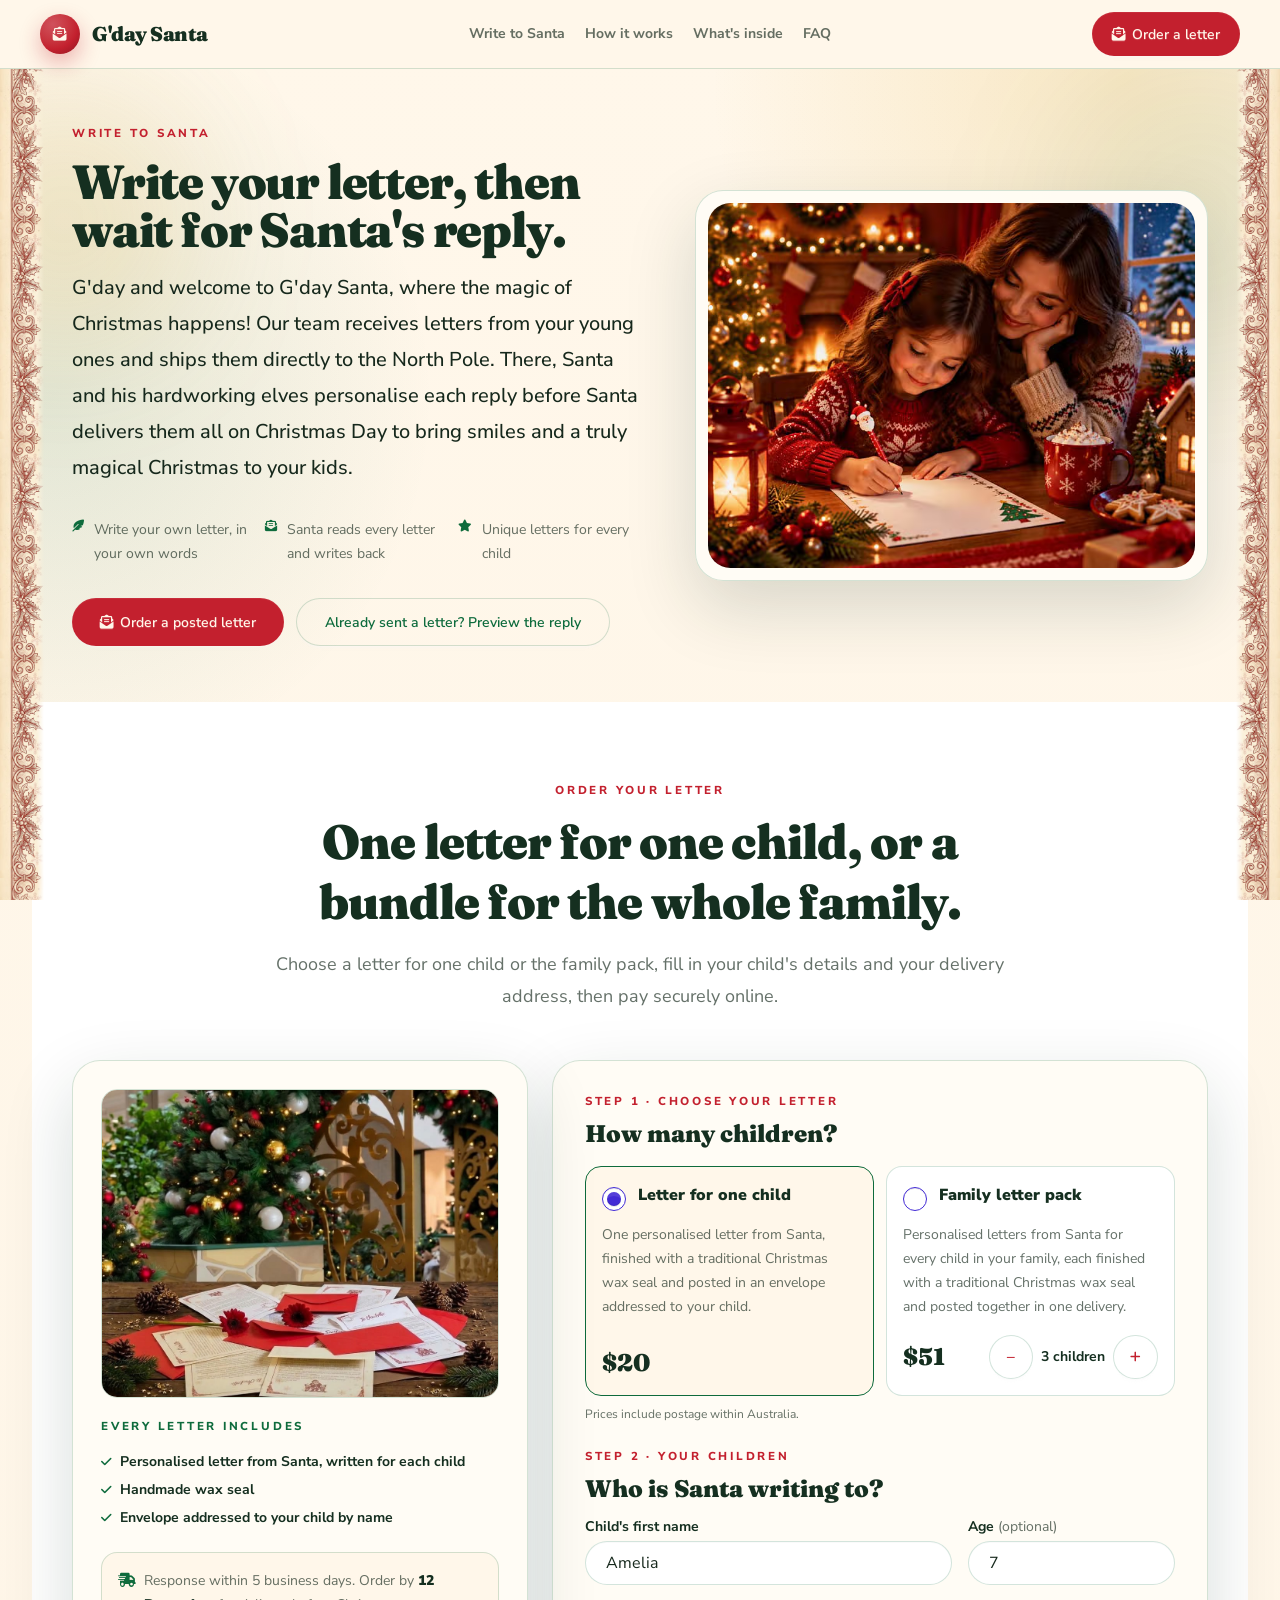
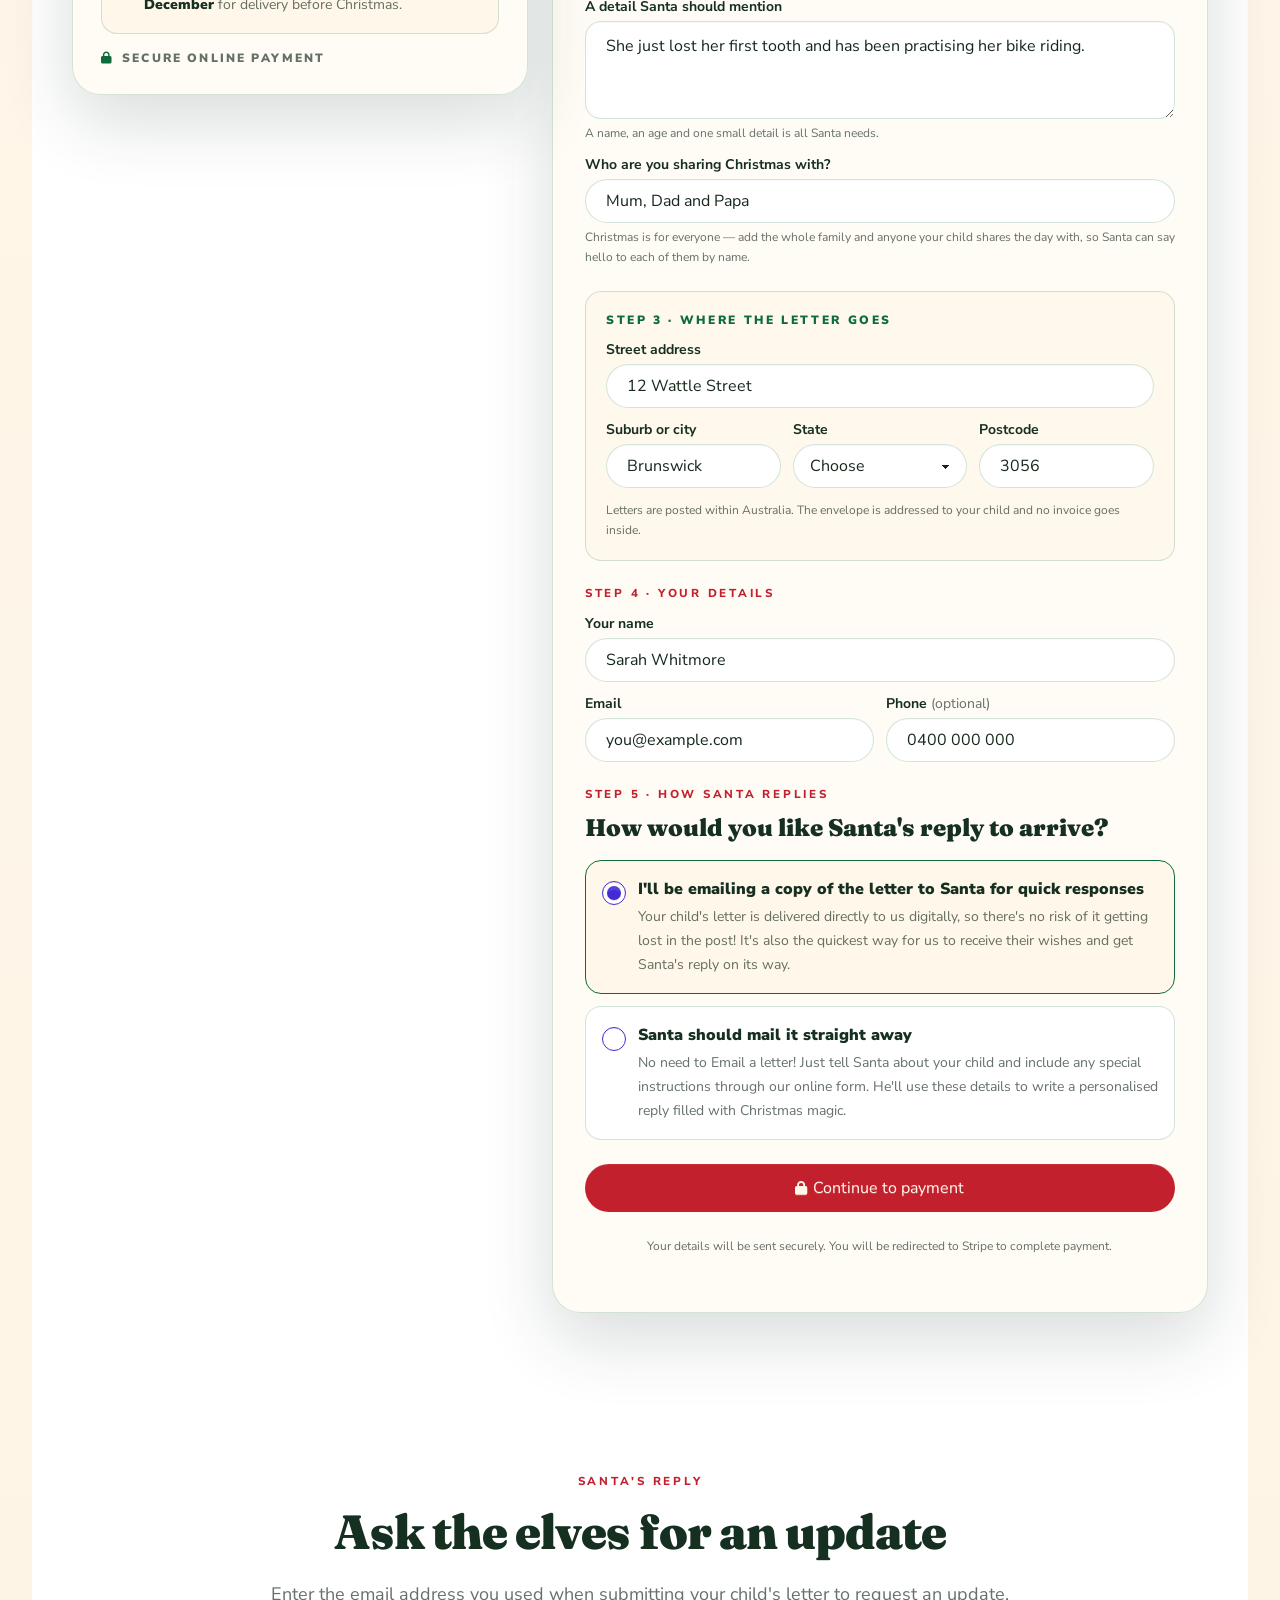
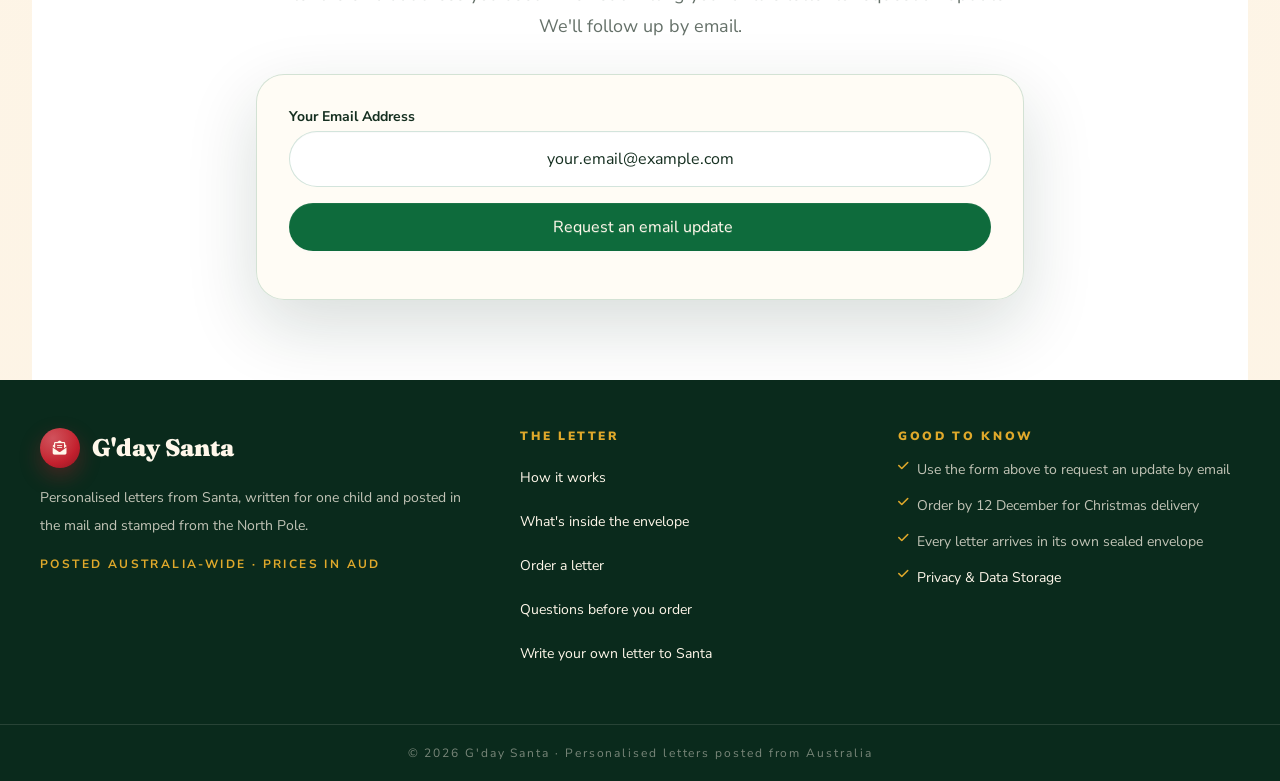
<file: index.html>
<!-- Explain: Homepage shell with hero and order sections. -->

<!DOCTYPE html>
<html lang="en" class="scroll-smooth">

<!-- Added by HTTrack --><meta http-equiv="content-type" content="text/html;charset=UTF-8" /><!-- /Added by HTTrack -->
<head>
<script async src="https://www.googletagmanager.com/gtm.js?id=G-FX46TQWM1K"></script>
<script>
  window.dataLayer = window.dataLayer || [];
  function gtag(){dataLayer.push(arguments);}
  gtag('js', new Date());
</script>
<!-- Meta Pixel Code -->
<script>
!function(f,b,e,v,n,t,s)
{if(f.fbq)return;n=f.fbq=function(){n.callMethod?
n.callMethod.apply(n,arguments):n.queue.push(arguments)};
if(!f._fbq)f._fbq=n;n.push=n;n.loaded=!0;n.version='2.0';
n.queue=[];t=b.createElement(e);t.async=!0;
t.src=v;s=b.getElementsByTagName(e)[0];
s.parentNode.insertBefore(t,s)}(window,document,'script',
'https://connect.facebook.net/en_US/fbevents.js');
fbq('init', '1880562532995102');
fbq('track', 'PageView');
</script>
<!-- End Meta Pixel Code -->
<script>window.isManagment = "1";</script><base ><script>window.IsManagment = "1";window.APP_PROJECT_ID = "c955ae4fc4b8be48f9b61a3e7144ef31";window.__CDN_BASE_URL__ = "cdn-cms-s-8-4.f-static.net/manager/ai_app_builder/v3/assets/";window.APP_CURRENCIES = {"isActive":false,"currencies":{"AUD":{"code":"AUD","label":"Australia Dollar","symbol":"\u0026#65;\u0026#85;\u0026#36;","symbolFirst":true,"rate":1,"isDefault":true}}};window.APP_TAX = {"productsTax":"","regions":[{"id":384789423,"regionName":"Rest of the World","countries":{"REST_WORLD":{}},"tax":{"option":"differentTax","differentTax":{"REST_WORLD":0},"basedOn":"shippingAddress","taxCalAfterShipping":false}},{"id":384789424,"regionName":"Australia","countries":{"AUS":{}},"tax":{"option":"differentTax","differentTax":{"AUS":{"states":{"AU-ACT":0,"AU-NSW":0,"AU-NT":0,"AU-QLD":0,"AU-SA":0,"AU-TAS":0,"AU-VIC":0,"AU-WA":0}}},"basedOn":"shippingAddress","taxCalAfterShipping":false}}],"countryOptions":[{"code":"AUS","name":"Australia","states":[],"requiresState":false},{"code":"REST_WORLD","name":"REST_WORLD","states":[],"requiresState":false}]};window.APP_BUILDER_BASE_PATH = "\/manager\/ai_app_builder\/v3";window.APP_BUILDER_REALTIME_ENABLED = true;</script>
<!-- Regular Meta Info -->
<title>G'day Santa - Personalised Letters from Santa</title>
<meta name="title" content="G'day Santa - Personalised Letters from Santa">
<meta name="description" content="Make Christmas magical with personalised letters from Santa, delivered straight to your child's letterbox.">
<meta name="keywords" content="write a letter to santa">
<link rel="canonical" href="index.html"/>
<!-- Facebook Meta Info -->
<meta property="og:type" content="website">
<meta property="og:title" content="G'day Santa - Letters from Santa">
<meta property="og:description" content="A little Christmas magic, delivered straight to your door.">
<meta property="og:url" content="https://gdaysanta.com.au/">
<meta property="og:image" content="https://gdaysanta.com.au/files.cdn-files-a.com/uploads/12660396/247431f2-ca34-410e-896d-49a4ba6e6c92.png">
<meta property="og:image:width" content="1536">
<meta property="og:image:height" content="1024">
<meta property="og:site_name" content="G'day Santa">
<meta property="og:see_also" content="index.html">
<!-- Google+ Meta Info -->
<meta itemprop="name" content="G'day Santa - Personalised Letters from Santa">
<meta itemprop="description" content="Make Christmas magical with personalised letters from Santa, delivered straight to your child's letterbox.">
<meta itemprop="image" content="https://gdaysanta.com.au/files.cdn-files-a.com/uploads/12660396/247431f2-ca34-410e-896d-49a4ba6e6c92.png">
<!-- Twitter Meta Info -->
<meta name="twitter:card" content="summary_large_image">
<meta name="twitter:url" content="https://gdaysanta.com.au/">
<meta name="twitter:title" content="G'day Santa">
<meta name="twitter:description" content="Personalised letters from Santa, delivered for Christmas.">
<meta name="twitter:image" content="https://gdaysanta.com.au/files.cdn-files-a.com/uploads/12660396/247431f2-ca34-410e-896d-49a4ba6e6c92.png">

    <!-- Explain: Shared head content including fonts, meta tags, and stylesheets. -->
<meta charset="UTF-8">
<meta name="viewport" content="width=device-width, initial-scale=1.0">

<script>document.documentElement.classList.add('splash-enabled');</script>
<script src="cdn-cms-s-8-4.f-static.net/versions/2/system_mini/js/splash.js" defer></script>
<style>
    #site-splash { position: fixed; inset: 0; z-index: 10000; display: none; place-items: center; background: #f6eee3; opacity: 1; visibility: visible; transition: opacity 180ms ease, visibility 0s linear 180ms; }
    .splash-enabled #site-splash { display: grid; }
    .site-loaded #site-splash { opacity: 0; visibility: hidden; pointer-events: none; }
    @media (prefers-reduced-motion: reduce) { #site-splash { transition: none; } }
</style>

<link rel="stylesheet" href="cdn-cms-s-8-4.f-static.net/manager/ai_app_builder/v3/assets/minimize_css/index0ea7.css?t=css_y254_67405307&amp;w=12660396">

<link rel="preconnect" href="https://fonts.googleapis.com/">
<link rel="preconnect" href="https://fonts.gstatic.com/" crossorigin>
<link href="https://fonts.googleapis.com/css2?family=Caveat:wght@500;600;700&amp;family=Fraunces:wght@600;700;900&amp;family=Nunito+Sans:wght@400;600;700;800&amp;display=swap" rel="stylesheet">
<link rel="stylesheet" href="cdn-cms-s-8-4.f-static.net/manager/ai_app_builder/v3/assets/css/theme0ea7.css?t=css_y254_67405307&amp;w=12660396">
<link rel="stylesheet" href="cdn-cms-s-8-4.f-static.net/manager/ai_app_builder/v3/assets/css/main0ea7.css?t=css_y254_67405307&amp;w=12660396">
<link rel="stylesheet" href="cdn-cms-s-8-4.f-static.net/manager/ai_app_builder/v3/assets/css/components0ea7.css?t=css_y254_67405307&amp;w=12660396">
<link rel="stylesheet" href="cdn-cms-s-8-4.f-static.net/manager/ai_app_builder/v3/assets/css/layout0ea7.css?t=css_y254_67405307&amp;w=12660396"></head>
<body class="min-h-screen bg-[var(--background-color)] text-[var(--text-color)]" style="font-family: var(--font-body);">
<noscript>
<img height="1" width="1" src="https://www.facebook.com/tr?id=1880562532995102&amp;ev=PageView&amp;noscript=1"/>
</noscript>
    <div id="site-splash" aria-hidden="true"></div>
    <!-- Explain: Site-wide header with navigation, branding, and festive frame. -->
<div class="festive-frame" aria-hidden="true">
    <span class="festive-frame__edge festive-frame__edge--top"></span>
    <span class="festive-frame__edge festive-frame__edge--right"></span>
    <span class="festive-frame__edge festive-frame__edge--left"></span>
</div>
<header class="sticky top-0 z-[90] border-b border-[var(--border-color)] bg-[var(--cream-color)]/94 backdrop-blur-md">
    <nav class="mx-auto flex max-w-7xl items-center justify-between gap-4 px-5 py-3 sm:px-8 lg:px-10" aria-label="Main navigation">
        <a href="#" class="flex items-center gap-3 font-[family-name:var(--font-heading)] text-lg font-black tracking-tight text-[var(--charcoal-color)] sm:text-xl">
            <span class="seal-badge inline-flex h-10 w-10 items-center justify-center text-[var(--cream-color)]"><i class="fa-solid fa-envelope-open-text text-sm"></i></span>
            G'day Santa
        </a>
        <div class="hidden items-center gap-5 text-sm font-bold text-[var(--text-muted)] lg:flex">
            <a href="#" class="py-2 transition-all duration-300 hover:text-[var(--accent-color)]">Write to Santa</a>
            <a href="info/letters.html#how" class="py-2 transition-all duration-300 hover:text-[var(--accent-color)]">How it works</a>
            <a href="info/letters.html#inside" class="py-2 transition-all duration-300 hover:text-[var(--accent-color)]">What's inside</a>
            <a href="info/letters.html#faq" class="py-2 transition-all duration-300 hover:text-[var(--accent-color)]">FAQ</a>
        </div>
        <div class="flex items-center gap-2">
            <a href="#order" class="btn hidden min-h-11 rounded-full border-0 bg-[var(--accent-color)] px-5 text-[var(--cream-color)] transition-all duration-300 hover:bg-[var(--primary-hover)] sm:inline-flex"><i class="fa-solid fa-envelope-open-text text-sm"></i> Order a letter</a>
            <button id="menuToggle" type="button" class="btn btn-square border border-[var(--border-color)] bg-[var(--surface-color)] text-[var(--charcoal-color)] transition-all duration-300 hover:bg-[var(--secondary-color)]/30 lg:hidden!" aria-controls="mobileMenu" aria-expanded="false" aria-label="Open menu">
                <i id="menuIcon" class="fa-solid fa-bars text-lg"></i>
            </button>
        </div>
    </nav>
    <div id="mobileMenu" class="hidden border-t border-[var(--border-color)] bg-[var(--cream-color)] px-5 py-4 lg:hidden!">
        <div class="flex flex-col gap-1 text-base font-bold text-[var(--charcoal-color)]">
            <a href="#" class="flex min-h-11 items-center rounded-xl px-3 transition-all duration-300 hover:bg-[var(--primary-color)]/10">Write to Santa</a>
            <a href="info/letters.html#how" class="flex min-h-11 items-center rounded-xl px-3 transition-all duration-300 hover:bg-[var(--primary-color)]/10">How it works</a>
            <a href="info/letters.html#inside" class="flex min-h-11 items-center rounded-xl px-3 transition-all duration-300 hover:bg-[var(--primary-color)]/10">What's inside</a>
            <a href="info/letters.html#faq" class="flex min-h-11 items-center rounded-xl px-3 transition-all duration-300 hover:bg-[var(--primary-color)]/10">FAQ</a>
            <a href="#order" class="btn mt-2 min-h-11 rounded-full border-0 bg-[var(--accent-color)] text-[var(--cream-color)] transition-all duration-300 hover:bg-[var(--primary-hover)]"><i class="fa-solid fa-envelope-open-text text-sm"></i> Order a letter</a>
        </div>
    </div>
</header>    <main id="top">
        <!-- Explain: Introductory section for the write-to-Santa page. -->
<section class="relative overflow-hidden px-5 pb-10 pt-10 sm:px-8 lg:px-10 lg:pb-14 lg:pt-14">
    <div class="pointer-events-none absolute inset-0" aria-hidden="true">
        <span class="absolute -left-24 top-6 h-64 w-64 rounded-full bg-[var(--secondary-color)]/15 blur-3xl"></span>
        <span class="absolute -right-24 top-0 h-72 w-72 rounded-full bg-[var(--primary-color)]/8 blur-3xl"></span>
    </div>
    <div class="relative mx-auto grid max-w-7xl items-center gap-10 lg:grid-cols-[1.05fr_0.95fr] lg:gap-14">
        <div>
            <p class="eyebrow text-[var(--accent-color)]">Write to Santa</p>
            <h1 class="mt-4 font-[family-name:var(--font-heading)] text-3xl font-black leading-none tracking-[-0.025em] text-[var(--charcoal-color)] sm:text-4xl lg:text-5xl">Write your letter, then wait for Santa's reply.</h1>
            <p class="mt-4 max-w-2xl text-lg font-medium leading-8 text-[var(--text-color)] sm:text-xl sm:leading-9">G'day and welcome to G'day Santa, where the magic of Christmas happens! Our team receives letters from your young ones and ships them directly to the North Pole. There, Santa and his hardworking elves personalise each reply before Santa delivers them all on Christmas Day to bring smiles and a truly magical Christmas to your kids.</p>
            <div class="mt-8 grid gap-3 sm:grid-cols-3">
                                <div class="flex items-start gap-2.5">
                    <i class="fa-solid fa-feather-pointed mt-0.5 text-xs text-[var(--primary-color)]"></i>
                    <span class="text-sm leading-6 text-[var(--text-muted)]">Write your own letter, in your own words</span>
                </div>
                                <div class="flex items-start gap-2.5">
                    <i class="fa-solid fa-envelope-open-text mt-0.5 text-xs text-[var(--primary-color)]"></i>
                    <span class="text-sm leading-6 text-[var(--text-muted)]">Santa reads every letter and writes back</span>
                </div>
                                <div class="flex items-start gap-2.5">
                    <i class="fa-solid fa-star mt-0.5 text-xs text-[var(--primary-color)]"></i>
                    <span class="text-sm leading-6 text-[var(--text-muted)]">Unique letters for every child</span>
                </div>
                            </div>
            <div class="mt-8 flex flex-col gap-3 sm:flex-row sm:items-center">
                <a href="#order" class="btn min-h-12 rounded-full border-0 bg-[var(--accent-color)] px-7 text-[var(--cream-color)] transition-all duration-300 hover:bg-[var(--primary-hover)]"><i class="fa-solid fa-envelope-open-text text-sm"></i> Order a posted letter</a>
                <a href="#check" class="btn min-h-12 rounded-full border border-[var(--border-color)] bg-transparent px-7 text-[var(--primary-color)] transition-all duration-300 hover:bg-[var(--primary-color)]/10">Already sent a letter? Preview the reply</a>
            </div>
        </div>
        <div class="paper-panel overflow-hidden p-3">
            <img  alt="" class="aspect-[4/3] w-full rounded-[1.4rem] object-cover" src="files.cdn-files-a.com/uploads/12660396/800_gday.jpg?ratio=9:7&amp;format=avif" srcset="files.cdn-files-a.com/uploads/12660396/800_gday.jpg?ratio=9:7&amp;format=avif 800w" sizes="100vw" data-sizes-auto="1">
        </div>
    </div>
</section>        <!-- Explain: Order form section for letter customization and delivery details. -->
<section id="order" class="bg-[var(--surface-color)] px-5 py-20 sm:px-8 lg:px-10">
    <div class="mx-auto max-w-7xl">
        <div class="mx-auto max-w-3xl text-center">
            <p class="eyebrow text-[var(--accent-color)]">Order your letter</p>
            <h2 class="mt-3 font-[family-name:var(--font-heading)] text-4xl font-black leading-tight tracking-[-0.02em] text-[var(--charcoal-color)] sm:text-5xl">One letter for one child, or a bundle for the whole family.</h2>
            <p class="mt-4 text-lg leading-8 text-[var(--text-muted)]">Choose a letter for one child or the family pack, fill in your child's details and your delivery address, then pay securely online.</p>
        </div>
        <div class="mt-12 grid gap-6 lg:grid-cols-[0.82fr_1.18fr] lg:items-start">
            <aside class="paper-panel p-6 sm:p-7 lg:sticky lg:top-24">
                <div class="overflow-hidden rounded-2xl border border-[var(--border-color)]">
                    <img  alt="Santa writing a personalised letter at his desk with two elves helping" class="aspect-[9/7] w-full object-cover" src="..\files.cdn-files-a.com\uploads\12660396\letter.jpg?ratio=9:7&amp;format=avif" srcset=".//files.cdn-files-a.com\uploads\12660396\letter.jpg?ratio=9:7&amp;format=avif 100w" loading="lazy" sizes="1px" data-sizes-auto="1">
                </div>
                <p class="eyebrow mt-5 text-[var(--primary-color)]">Every letter includes</p>
                <ul class="mt-4 space-y-2 text-sm font-bold text-[var(--charcoal-color)]">
                                        <li class="flex items-start gap-2"><i class="fa-solid fa-check mt-1 text-xs text-[var(--primary-color)]"></i><span>Personalised letter from Santa, written for each child</span></li>
                                        <li class="flex items-start gap-2"><i class="fa-solid fa-check mt-1 text-xs text-[var(--primary-color)]"></i><span>Handmade wax seal</span></li>
                                        <li class="flex items-start gap-2"><i class="fa-solid fa-check mt-1 text-xs text-[var(--primary-color)]"></i><span>Envelope addressed to your child by name</span></li>
                                    </ul>
                <div class="mt-6 rounded-2xl border border-[var(--border-color)] bg-[var(--cream-color)] p-4 text-sm leading-6 text-[var(--text-muted)]">
                    <p class="flex items-start gap-2"><i class="fa-solid fa-truck-fast mt-1 text-[var(--primary-color)]"></i><span>Response within 5 business days. Order by <span class="font-black text-[var(--charcoal-color)]">12 December</span> for delivery before Christmas.</span></p>
                </div>
                <p class="mt-4 flex items-center gap-2 text-xs font-black uppercase tracking-[0.18em] text-[var(--text-muted)]"><i class="fa-solid fa-lock text-[var(--primary-color)]"></i> Secure online payment</p>
            </aside>
            <div>
                <form action="https://api.web3forms.com/submit" method="POST" id="orderForm" class="paper-panel space-y-6 p-6 sm:p-8" data-submit-via-web3forms data-product-uid="d993d85bed6fbb94f4885410c50efffd" data-family-uid="05268c3b8c7be34d3d3020d34641a271">
                    <div>
                        <p class="eyebrow text-[var(--accent-color)]">Step 1 · Choose your letter</p>
                        <h3 class="mt-2 font-[family-name:var(--font-heading)] text-2xl font-black text-[var(--charcoal-color)]">How many children?</h3>
                        <div class="mt-4 grid gap-3 sm:grid-cols-2">
                                                                                    <label class="flex h-full cursor-pointer flex-col gap-3 rounded-2xl border border-[var(--border-color)] bg-[var(--surface-color)] p-4 transition-all duration-300 hover:border-[var(--primary-color)] has-[:checked]:border-[var(--primary-color)] has-[:checked]:bg-[var(--cream-color)]">
                                <span class="flex items-start gap-3">
                                    <input type="radio" name="packageChoice" value="d993d85bed6fbb94f4885410c50efffd" data-price="20" class="radio radio-primary mt-1" checked>
                                    <span class="block font-black text-[var(--charcoal-color)]">Letter for one child</span>
                                </span>
                                <span class="block text-sm leading-6 text-[var(--text-muted)]">One personalised letter from Santa, finished with a traditional Christmas wax seal and posted in an envelope addressed to your child.</span>
                                <span class="mt-auto block pt-1 font-[family-name:var(--font-heading)] text-2xl font-black text-[var(--charcoal-color)]">
$20</span>
                            </label>
                                                                                                                <div class="flex h-full flex-col gap-3 rounded-2xl border border-[var(--border-color)] bg-[var(--surface-color)] p-4 transition-all duration-300 hover:border-[var(--primary-color)] has-[:checked]:border-[var(--primary-color)] has-[:checked]:bg-[var(--cream-color)]">
                                <label for="familyPackageChoice" class="flex cursor-pointer items-start gap-3">
                                    <input id="familyPackageChoice" type="radio" name="packageChoice" value="05268c3b8c7be34d3d3020d34641a271" data-price="35" class="radio radio-primary mt-1" >
                                    <span class="block font-black text-[var(--charcoal-color)]">Family letter pack</span>
                                </label>
                                <label for="familyPackageChoice" class="block cursor-pointer text-sm leading-6 text-[var(--text-muted)]">Personalised letters from Santa for every child in your family, each finished with a traditional Christmas wax seal and posted together in one delivery.</label>
                                <div class="mt-auto flex flex-wrap items-center justify-between gap-3 pt-1">
                                    <span id="familyPackPrice" class="font-[family-name:var(--font-heading)] text-2xl font-black text-[var(--charcoal-color)]">$48</span>
                                    <div class="inline-flex items-center gap-2" role="group" aria-label="Number of children in family pack">
                                        <button type="button" id="familyChildMinusBtn" class="btn min-h-11 rounded-full border border-[var(--border-color)] bg-transparent px-4 text-sm font-bold text-[var(--accent-color)] transition-all duration-300 hover:bg-[var(--accent-color)]/10 disabled:cursor-not-allowed" aria-label="Remove one child from family pack">&minus;</button>
                                        <output id="familyChildCount" class="min-w-[4.5rem] text-center text-sm font-bold text-[var(--charcoal-color)]" aria-live="polite">3 children</output>
                                        <button type="button" id="familyChildPlusBtn" class="btn min-h-11 rounded-full border border-[var(--border-color)] bg-transparent px-4 text-sm font-bold text-[var(--accent-color)] transition-all duration-300 hover:bg-[var(--accent-color)]/10 disabled:cursor-not-allowed" aria-label="Add one child to family pack"><i class="fa-solid fa-plus text-xs"></i></button>
                                    </div>
                                </div>
                            </div>
                                                                                </div>
                        <p class="mt-2 text-xs leading-5 text-[var(--text-muted)]">Prices include postage within Australia.</p>
                    </div>
                    <div>
                        <p class="eyebrow text-[var(--accent-color)]">Step 2 · Your children</p>
                        <h3 class="mt-2 font-[family-name:var(--font-heading)] text-2xl font-black text-[var(--charcoal-color)]">Who is Santa writing to?</h3>

                        <div id="childSingle" class="mt-3">
                            <div class="grid gap-4 sm:grid-cols-[1.6fr_0.9fr]">
                                <fieldset class="min-w-0">
                                    <label class="mb-1 block text-sm font-bold text-[var(--charcoal-color)]" for="childName">Child's first name</label>
                                    <input id="childName" name="childName" type="text" maxlength="40" autocomplete="off" placeholder="Amelia" class="input min-h-11 w-full rounded-full border border-[var(--border-color)] bg-[var(--surface-color)] px-5 focus:border-[var(--primary-color)] focus:outline-none">
                                </fieldset>
                                <fieldset class="min-w-0">
                                    <label class="mb-1 block text-sm font-bold text-[var(--charcoal-color)]" for="childAge">Age <span class="font-normal text-[var(--text-muted)]">(optional)</span></label>
                                    <input id="childAge" name="childAge" type="number" min="1" max="18" placeholder="7" class="input min-h-11 w-full rounded-full border border-[var(--border-color)] bg-[var(--surface-color)] px-5 focus:border-[var(--primary-color)] focus:outline-none">
                                </fieldset>
                            </div>
                            <fieldset class="mt-3 min-w-0">
                                <label class="mb-1 block text-sm font-bold text-[var(--charcoal-color)]" for="childDetail">A detail Santa should mention</label>
                                <textarea id="childDetail" name="childDetail" rows="3" maxlength="220" placeholder="She just lost her first tooth and has been practising her bike riding." class="textarea w-full rounded-2xl border border-[var(--border-color)] bg-[var(--surface-color)] px-5 py-3 leading-7 focus:border-[var(--primary-color)] focus:outline-none"></textarea>
                                <p class="mt-1 text-xs leading-5 text-[var(--text-muted)]">A name, an age and one small detail is all Santa needs.</p>
                            </fieldset>
                            <fieldset class="mt-3 min-w-0">
                                <label class="mb-1 block text-sm font-bold text-[var(--charcoal-color)]" for="childFamilyNames">Who are you sharing Christmas with?</label>
                                <input id="childFamilyNames" name="childFamilyNames" type="text" maxlength="80" autocomplete="off" placeholder="Mum, Dad and Papa" class="input min-h-11 w-full rounded-full border border-[var(--border-color)] bg-[var(--surface-color)] px-5 focus:border-[var(--primary-color)] focus:outline-none">
                                <p class="mt-1 text-xs leading-5 text-[var(--text-muted)]">Christmas is for everyone — add the whole family and anyone your child shares the day with, so Santa can say hello to each of them by name.</p>
                            </fieldset>
                        </div>

                        <div id="childFamily" class="mt-3 hidden">
                            <p class="text-sm leading-6 text-[var(--text-muted)]">Add a line for every child in the family pack. Every child gets their own letter in their own sealed envelope, so Santa needs a name and a small detail for each one.</p>
                            <div id="childRows" class="mt-4 space-y-3">
                                <div class="child-row rounded-2xl border border-[var(--border-color)] bg-[var(--surface-color)] p-4">
                                    <div class="grid gap-3 sm:grid-cols-[1.5fr_0.7fr_auto] sm:items-end">
                                        <label class="block min-w-0">
                                            <span class="mb-1 block text-sm font-bold text-[var(--charcoal-color)]">Child's first name</span>
                                            <input type="text" name="familyChildName" maxlength="40" autocomplete="off" placeholder="Amelia" class="input min-h-11 w-full rounded-full border border-[var(--border-color)] bg-[var(--surface-color)] px-5 focus:border-[var(--primary-color)] focus:outline-none">
                                        </label>
                                        <label class="block min-w-0">
                                            <span class="mb-1 block text-sm font-bold text-[var(--charcoal-color)]">Age <span class="font-normal text-[var(--text-muted)]">(optional)</span></span>
                                            <input type="number" name="familyChildAge" min="1" max="18" placeholder="7" class="input min-h-11 w-full rounded-full border border-[var(--border-color)] bg-[var(--surface-color)] px-5 focus:border-[var(--primary-color)] focus:outline-none">
                                        </label>
                                        <button type="button" class="child-remove btn min-h-11 rounded-full border border-[var(--border-color)] bg-transparent px-4 text-sm font-bold text-[var(--accent-color)] transition-all duration-300 hover:bg-[var(--accent-color)]/10"><i class="fa-solid fa-trash-can text-xs"></i> Remove</button>
                                    </div>
                                    <label class="mt-3 block min-w-0">
                                        <span class="mb-1 block text-sm font-bold text-[var(--charcoal-color)]">A detail Santa should mention</span>
                                        <textarea name="familyChildDetail" rows="2" maxlength="220" placeholder="He is learning to ride his bike and loves the Sharks." class="textarea w-full rounded-2xl border border-[var(--border-color)] bg-[var(--surface-color)] px-5 py-3 leading-7 focus:border-[var(--primary-color)] focus:outline-none"></textarea>
                                    </label>
                                </div>
                            </div>
                            <button type="button" id="addChildBtn" class="btn mt-3 min-h-11 rounded-full border border-dashed border-[var(--primary-color)] bg-transparent px-5 text-sm font-bold text-[var(--primary-color)] transition-all duration-300 hover:bg-[var(--primary-color)]/10"><i class="fa-solid fa-plus text-xs"></i> Add another child</button>
                        </div>
                    </div>
                    <div class="rounded-2xl border border-[var(--border-color)] bg-[var(--cream-color)]/70 p-4 sm:p-5">
                        <p class="text-xs font-black uppercase tracking-[0.22em] text-[var(--primary-color)]">Step 3 · Where the letter goes</p>
                        <div class="mt-3 space-y-3">
                            <fieldset class="min-w-0">
                                <label class="mb-1 block text-sm font-bold text-[var(--charcoal-color)]" for="address">Street address</label>
                                <input id="address" name="address" type="text" required autocomplete="address-line1" placeholder="12 Wattle Street" class="input min-h-11 w-full rounded-full border border-[var(--border-color)] bg-[var(--surface-color)] px-5 focus:border-[var(--primary-color)] focus:outline-none">
                            </fieldset>
                            <div class="grid gap-3 sm:grid-cols-3">
                                <fieldset class="min-w-0">
                                    <label class="mb-1 block text-sm font-bold text-[var(--charcoal-color)]" for="city">Suburb or city</label>
                                    <input id="city" name="city" type="text" required autocomplete="address-level2" placeholder="Brunswick" class="input min-h-11 w-full rounded-full border border-[var(--border-color)] bg-[var(--surface-color)] px-5 focus:border-[var(--primary-color)] focus:outline-none">
                                </fieldset>
                                <fieldset class="min-w-0">
                                    <label class="mb-1 block text-sm font-bold text-[var(--charcoal-color)]" for="stateCode">State</label>
                                    <select id="stateCode" name="stateCode" required class="select min-h-11 w-full rounded-full border border-[var(--border-color)] bg-[var(--surface-color)] px-4 text-[var(--text-color)] focus:border-[var(--primary-color)] focus:outline-none">
                                        <option value="">Choose</option>
                                                                                <option value="NSW">New South Wales</option>
                                                                                <option value="VIC">Victoria</option>
                                                                                <option value="QLD">Queensland</option>
                                                                                <option value="WA">Western Australia</option>
                                                                                <option value="SA">South Australia</option>
                                                                                <option value="TAS">Tasmania</option>
                                                                                <option value="ACT">Australian Capital Territory</option>
                                                                                <option value="NT">Northern Territory</option>
                                                                            </select>
                                </fieldset>
                                <fieldset class="min-w-0">
                                    <label class="mb-1 block text-sm font-bold text-[var(--charcoal-color)]" for="postcode">Postcode</label>
                                    <input id="postcode" name="postcode" type="text" required inputmode="numeric" maxlength="4" autocomplete="postal-code" placeholder="3056" class="input min-h-11 w-full rounded-full border border-[var(--border-color)] bg-[var(--surface-color)] px-5 focus:border-[var(--primary-color)] focus:outline-none">
                                </fieldset>
                            </div>
                            <p class="text-xs leading-5 text-[var(--text-muted)]">Letters are posted within Australia. The envelope is addressed to your child and no invoice goes inside.</p>
                        </div>
                    </div>
                    <div>
                        <p class="eyebrow text-[var(--accent-color)]">Step 4 · Your details</p>
                        <div class="mt-3 space-y-3">
                            <fieldset class="min-w-0">
                                <label class="mb-1 block text-sm font-bold text-[var(--charcoal-color)]" for="buyerName">Your name</label>
                                <input id="buyerName" name="buyerName" type="text" required autocomplete="name" placeholder="Sarah Whitmore" class="input min-h-11 w-full rounded-full border border-[var(--border-color)] bg-[var(--surface-color)] px-5 focus:border-[var(--primary-color)] focus:outline-none">
                            </fieldset>
                            <div class="grid gap-3 sm:grid-cols-2">
                                <fieldset class="min-w-0">
                                    <label class="mb-1 block text-sm font-bold text-[var(--charcoal-color)]" for="buyerEmail">Email</label>
                                    <input id="buyerEmail" name="buyerEmail" type="email" required autocomplete="email" placeholder="you@example.com" class="input min-h-11 w-full rounded-full border border-[var(--border-color)] bg-[var(--surface-color)] px-5 focus:border-[var(--primary-color)] focus:outline-none">
                                </fieldset>
                                <fieldset class="min-w-0">
                                    <label class="mb-1 block text-sm font-bold text-[var(--charcoal-color)]" for="buyerPhone">Phone <span class="font-normal text-[var(--text-muted)]">(optional)</span></label>
                                    <input id="buyerPhone" name="buyerPhone" type="tel" autocomplete="tel" placeholder="0400 000 000" class="input min-h-11 w-full rounded-full border border-[var(--border-color)] bg-[var(--surface-color)] px-5 focus:border-[var(--primary-color)] focus:outline-none">
                                </fieldset>
                            </div>
                        </div>
                    </div>
                                        <div>
                        <p class="eyebrow text-[var(--accent-color)]">Step 5 · How Santa replies</p>
                        <h3 class="mt-2 font-[family-name:var(--font-heading)] text-2xl font-black text-[var(--charcoal-color)]">How would you like Santa's reply to arrive?</h3>
                        <div class="mt-4 grid gap-3">
                                                        <label class="flex h-full cursor-pointer items-start gap-3 rounded-2xl border border-[var(--border-color)] bg-[var(--surface-color)] p-4 transition-all duration-300 hover:border-[var(--primary-color)] has-[:checked]:border-[var(--primary-color)] has-[:checked]:bg-[var(--cream-color)]">
                                <input type="radio" name="replyChoice" value="email-copy" data-label="I&#039;ll be emailing a copy of the letter to Santa for quick responses" class="radio radio-primary mt-1" checked>
                                <span class="flex h-full min-w-0 flex-col items-start">
                                    <span class="block font-black text-[var(--charcoal-color)]">I&#039;ll be emailing a copy of the letter to Santa for quick responses</span>
                                    <span class="mt-1 block text-sm leading-6 text-[var(--text-muted)]">Your child&#39;s letter is delivered directly to us digitally, so there&#39;s no risk of it getting lost in the post! It&#39;s also the quickest way for us to receive their wishes and get Santa&#39;s reply on its way.</span>
                                </span>
                            </label>
                                                        <label class="flex h-full cursor-pointer items-start gap-3 rounded-2xl border border-[var(--border-color)] bg-[var(--surface-color)] p-4 transition-all duration-300 hover:border-[var(--primary-color)] has-[:checked]:border-[var(--primary-color)] has-[:checked]:bg-[var(--cream-color)]">
                                <input type="radio" name="replyChoice" value="online-form" data-label="Santa should mail it straight away" class="radio radio-primary mt-1" >
                                <span class="flex h-full min-w-0 flex-col items-start">
                                    <span class="block font-black text-[var(--charcoal-color)]">Santa should mail it straight away</span>
                                    <span class="mt-1 block text-sm leading-6 text-[var(--text-muted)]">No need to Email a letter! Just tell Santa about your child and include any special instructions through our online form. He&#39;ll use these details to write a personalised reply filled with Christmas magic.</span>
                                </span>
                            </label>
                                                    </div>
                    </div>
                    <button type="submit" class="order-submit btn min-h-12 w-full rounded-full border-0 bg-[var(--accent-color)] text-base text-[var(--cream-color)] transition-all duration-300 hover:bg-[var(--primary-hover)]">
                        <i class="fa-solid fa-lock text-sm"></i> <span class="order-submit-text">Continue to payment</span>
                    </button>
                    <p class="text-center text-xs leading-5 text-[var(--text-muted)]">Your details will be sent securely. You will be redirected to Stripe to complete payment.</p>
                    <p id="orderStatus" class="order-status hidden rounded-2xl px-4 py-3 text-sm leading-6" role="status" aria-live="polite"></p>
                </form>
                <div id="orderConfirmation" class="paper-panel hidden p-7 sm:p-9">
                    <span class="inline-flex h-14 w-14 items-center justify-center rounded-full bg-[var(--primary-color)] text-[var(--cream-color)]"><i class="fa-solid fa-check text-xl"></i></span>
                    <h3 class="mt-5 font-[family-name:var(--font-heading)] text-3xl font-black text-[var(--charcoal-color)]">Santa's got it.</h3>
                    <p class="mt-3 leading-7 text-[var(--text-muted)]"><span id="confirmationName" class="font-black text-[var(--charcoal-color)]">Your child</span>'s letter is on Santa's desk. We will write it, stamp it from the North Pole and post it with the Christmas card. A confirmation is on its way to your inbox.</p>
                    <div class="mt-5 flex flex-wrap gap-3 text-sm font-bold">
                        <span id="confirmationOrder" class="rounded-full bg-[var(--primary-color)]/12 px-4 py-2 text-[var(--charcoal-color)]"></span>
                        <span id="confirmationTotal" class="rounded-full bg-[var(--secondary-color)]/25 px-4 py-2 text-[var(--charcoal-color)]"></span>
                    </div>
                    <a href="#top" class="btn mt-6 min-h-11 rounded-full border border-[var(--border-color)] bg-transparent px-6 text-[var(--primary-color)] transition-all duration-300 hover:bg-[var(--primary-color)]/10">Back to the top</a>
                </div>
            </div>
        </div>
    </div>
</section>        <!-- Explain: Section for requesting an email update about a Santa letter. -->
<section id="check" class="scroll-mt-24 bg-[var(--surface-color)] px-5 py-20 sm:px-8 lg:px-10">
    <div class="mx-auto max-w-3xl">
        <div class="text-center">
            <p class="eyebrow text-[var(--accent-color)]">Santa's reply</p>
            <h2 class="mt-3 font-[family-name:var(--font-heading)] text-4xl font-black leading-tight tracking-[-0.02em] text-[var(--charcoal-color)] sm:text-5xl"> Ask the elves for an update</h2>
            <p class="mt-4 text-lg leading-8 text-[var(--text-muted)]">Enter the email address you used when submitting your child's letter to request an update. We'll follow up by email.</p>
        </div>
        <form action="https://api.web3forms.com/submit" method="POST" id="replyCheckForm" class="paper-panel mt-8 space-y-4 p-6 sm:p-8">
            <input type="hidden" name="access_key" value="b50b737f-a820-457a-b750-bdee0e359c57">
            <input type="hidden" name="subject" value="G'day Santa letter update request">
            <input type="hidden" name="message" value="A customer has requested an update about their Santa letter. Please follow up by email.">
            <fieldset class="min-w-0">
                <label class="mb-1 block text-sm font-bold text-[var(--charcoal-color)]" for="replyEmail">Your Email Address</label>
                <input id="replyEmail" name="email" type="email" required autocomplete="email" spellcheck="false" placeholder="your.email@example.com" class="input min-h-14 w-full rounded-full border border-[var(--border-color)] bg-[var(--surface-color)] px-5 text-center font-[family-name:var(--font-heading)] text-2xl font-black text-[var(--charcoal-color)] focus:border-[var(--primary-color)] focus:outline-none">
            </fieldset>
            <button id="replySubmit" type="submit" class="btn min-h-12 w-full rounded-full border-0 bg-[var(--primary-color)] text-base text-[var(--cream-color)] transition-all duration-300 hover:bg-[var(--primary-hover)]">
                <i class="fa-solid fa-envelope text-sm"></i> <span id="replySubmitText">Request an email update</span>
            </button>
            <p id="replyStatus" class="order-status hidden rounded-2xl px-4 py-3 text-sm leading-6" role="status" aria-live="polite"></p>
        </form>
    </div>
</section>    </main>
    <!-- Explain: Site-wide footer with contact and legal information. -->
<footer class="bg-[var(--night-color)] text-[var(--cream-color)]">
    <div class="mx-auto grid max-w-7xl gap-9 px-5 py-12 sm:px-8 lg:grid-cols-[1.3fr_1fr_1fr] lg:px-10">
        <div>
            <div class="flex items-center gap-3">
                <span class="seal-badge inline-flex h-10 w-10 items-center justify-center text-[var(--cream-color)]"><i class="fa-solid fa-envelope-open-text text-sm"></i></span>
                <p class="font-[family-name:var(--font-heading)] text-2xl font-black text-[var(--cream-color)]">G'day Santa</p>
            </div>
            <p class="mt-4 max-w-md text-sm leading-7 text-[var(--cream-color)]/75">Personalised letters from Santa, written for one child and posted in the mail and stamped from the North Pole.</p>
            <p class="mt-4 text-xs font-bold uppercase tracking-[0.2em] text-[var(--secondary-color)]">Posted Australia-wide · Prices in AUD</p>
        </div>
        <div class="text-sm leading-7 text-[var(--cream-color)]/75">
            <p class="text-xs font-black uppercase tracking-[0.22em] text-[var(--secondary-color)]">The letter</p>
            <a class="mt-3 flex min-h-11 items-center text-[var(--cream-color)] transition-all duration-300 hover:text-[var(--secondary-color)]" href="info/letters.html#how">How it works</a>
            <a class="flex min-h-11 items-center text-[var(--cream-color)] transition-all duration-300 hover:text-[var(--secondary-color)]" href="info/letters.html#inside">What's inside the envelope</a>
            <a class="flex min-h-11 items-center text-[var(--cream-color)] transition-all duration-300 hover:text-[var(--secondary-color)]" href="#order">Order a letter</a>
            <a class="flex min-h-11 items-center text-[var(--cream-color)] transition-all duration-300 hover:text-[var(--secondary-color)]" href="info/letters.html#faq">Questions before you order</a>
            <a class="flex min-h-11 items-center text-[var(--cream-color)] transition-all duration-300 hover:text-[var(--secondary-color)]" href="#">Write your own letter to Santa</a>
        </div>
        <div class="text-sm leading-7 text-[var(--cream-color)]/75">
            <p class="text-xs font-black uppercase tracking-[0.22em] text-[var(--secondary-color)]">Good to know</p>
            <ul class="mt-3 space-y-2">
                <li class="flex items-start gap-2"><i class="fa-solid fa-check mt-1 text-xs text-[var(--secondary-color)]"></i><span>Use the form above to request an update by email</span></li>
                <li class="flex items-start gap-2"><i class="fa-solid fa-check mt-1 text-xs text-[var(--secondary-color)]"></i><span>Order by 12 December for Christmas delivery</span></li>
                <li class="flex items-start gap-2"><i class="fa-solid fa-check mt-1 text-xs text-[var(--secondary-color)]"></i><span>Every letter arrives in its own sealed envelope</span></li>
                <li class="flex items-start gap-2"><i class="fa-solid fa-check mt-1 text-xs text-[var(--secondary-color)]"></i><a class="text-[var(--cream-color)] transition-all duration-300 hover:text-[var(--secondary-color)]" href="info/Privacy-Data-Storage.pdf">Privacy &amp; Data Storage</a></li>
            </ul>
        </div>
    </div>
    <div class="border-t border-[var(--cream-color)]/12 px-5 py-5 text-center text-xs tracking-[0.16em] text-[var(--cream-color)]/45">© 2026 G'day Santa · Personalised letters posted from Australia</div>
</footer>    <script src="cdn-cms-s-8-4.f-static.net/manager/ai_app_builder/v3/assets/js/write0ea7.js?t=css_y254_67405307&amp;w=12660396"></script>
    <script src="cdn-cms-s-8-4.f-static.net/manager/ai_app_builder/v3/assets/js/app0ea7.js?t=css_y254_67405307&amp;w=12660396"></script>
<script src="cdn-cms-s-8-4.f-static.net/manager/ai_app_builder/v3/assets/js/stripe.js"></script>
    <script src="cdn-cms-s-8-4.f-static.net/manager/ai_app_builder/v3/assets/js/form-validation.js"></script>
<script src="cdn-cms-s-8-4.f-static.net/versions/2/system_mini/js/forms.js"></script>
<script src="cdn-cms-s-8-4.f-static.net/versions/2/system_mini/js/minimize_appBuilder_scripts_v3a2b1.js?v=vc1794943434" crossorigin="anonymous"></script></body>

</html>
</file>
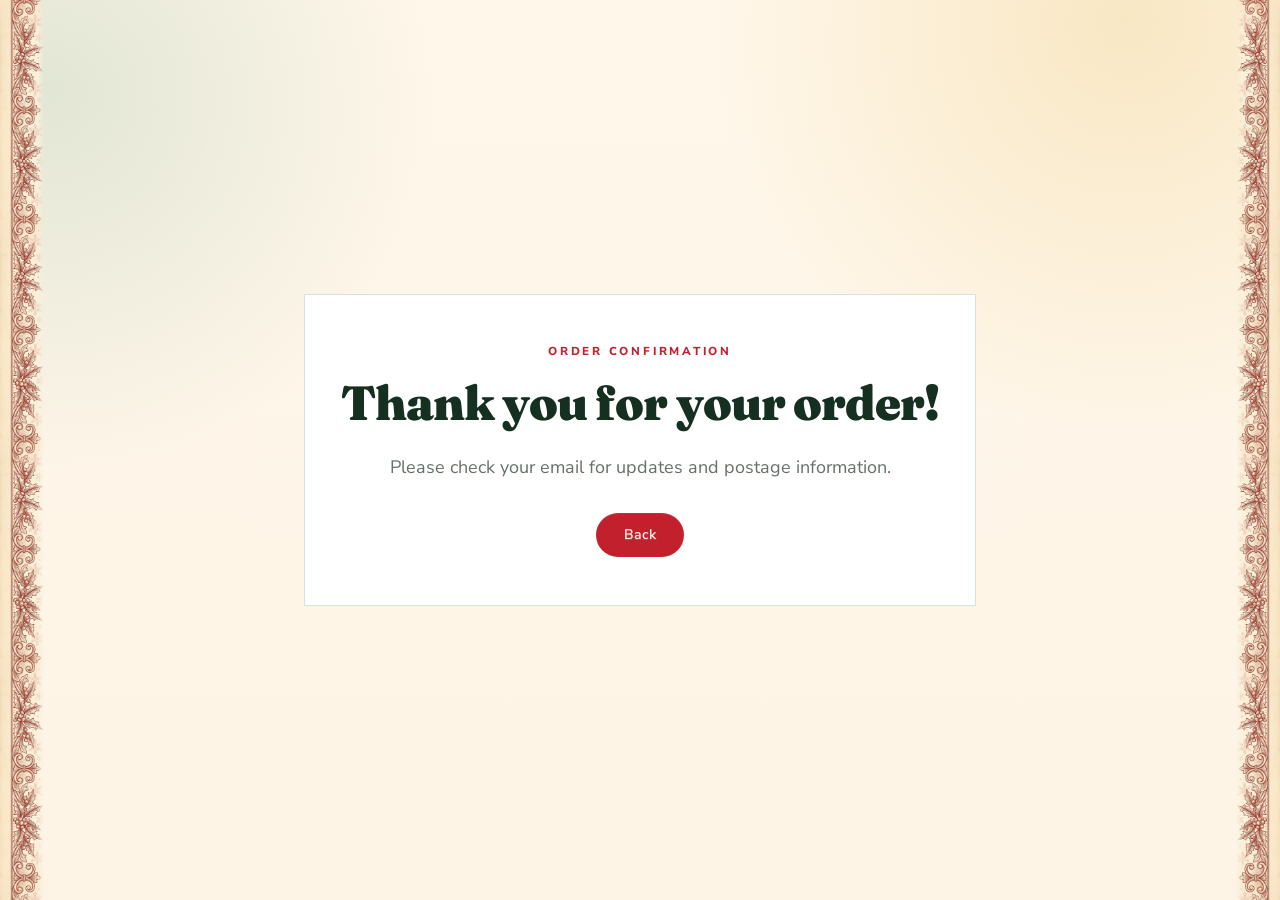
<file: info/confirm.html>
<!DOCTYPE html>
<html lang="en">
<head>
    <meta charset="UTF-8">
    <meta name="viewport" content="width=device-width, initial-scale=1.0">
    <title>Order Confirmation | G'day Santa</title>
    <meta name="description" content="Your G'day Santa order has been received.">
    <link rel="stylesheet" href="../cdn-cms-s-8-4.f-static.net/manager/ai_app_builder/v3/assets/minimize_css/index0ea7.css?t=css_y254_67405307&amp;w=12660396">
    <link rel="preconnect" href="https://fonts.googleapis.com/">
    <link rel="preconnect" href="https://fonts.gstatic.com/" crossorigin>
    <link href="https://fonts.googleapis.com/css2?family=Caveat:wght@500;600;700&amp;family=Fraunces:wght@600;700;900&amp;family=Nunito+Sans:wght@400;600;700;800&amp;display=swap" rel="stylesheet">
    <link rel="stylesheet" href="../cdn-cms-s-8-4.f-static.net/manager/ai_app_builder/v3/assets/css/theme0ea7.css?t=css_y254_67405307&amp;w=12660396">
    <link rel="stylesheet" href="../cdn-cms-s-8-4.f-static.net/manager/ai_app_builder/v3/assets/css/main0ea7.css?t=css_y254_67405307&amp;w=12660396">
    <link rel="stylesheet" href="../cdn-cms-s-8-4.f-static.net/manager/ai_app_builder/v3/assets/css/components0ea7.css?t=css_y254_67405307&amp;w=12660396">
    <link rel="stylesheet" href="../cdn-cms-s-8-4.f-static.net/manager/ai_app_builder/v3/assets/css/layout0ea7.css?t=css_y254_67405307&amp;w=12660396">
</head>
<body class="min-h-screen bg-[var(--background-color)] text-[var(--text-color)]" style="font-family: var(--font-body);">
    <div class="festive-frame" aria-hidden="true">
        <span class="festive-frame__edge festive-frame__edge--top"></span>
        <span class="festive-frame__edge festive-frame__edge--right"></span>
        <span class="festive-frame__edge festive-frame__edge--left"></span>
    </div>
    <main class="flex min-h-screen items-center justify-center px-5 py-20 sm:px-8">
        <section class="w-full max-w-2xl rounded-[2rem] border border-[var(--border-color)] bg-[var(--surface-color)] px-7 py-12 text-center shadow-[var(--shadow-soft)] sm:px-12 sm:py-16">
            <p class="eyebrow text-[var(--accent-color)]">Order confirmation</p>
            <h1 class="mt-3 font-[family-name:var(--font-heading)] text-4xl font-black leading-tight tracking-[-0.02em] text-[var(--charcoal-color)] sm:text-5xl">Thank you for your order!</h1>
            <p class="mx-auto mt-5 max-w-xl text-lg leading-relaxed text-[var(--text-muted)]">Please check your email for updates and postage information.</p>
            <a href="../index.html" class="btn mt-8 min-h-11 rounded-full border-0 bg-[var(--accent-color)] px-7 text-[var(--cream-color)] transition-all duration-300 hover:bg-[var(--primary-hover)]">Back</a>
        </section>
    </main>
</body>
</html>
</file>
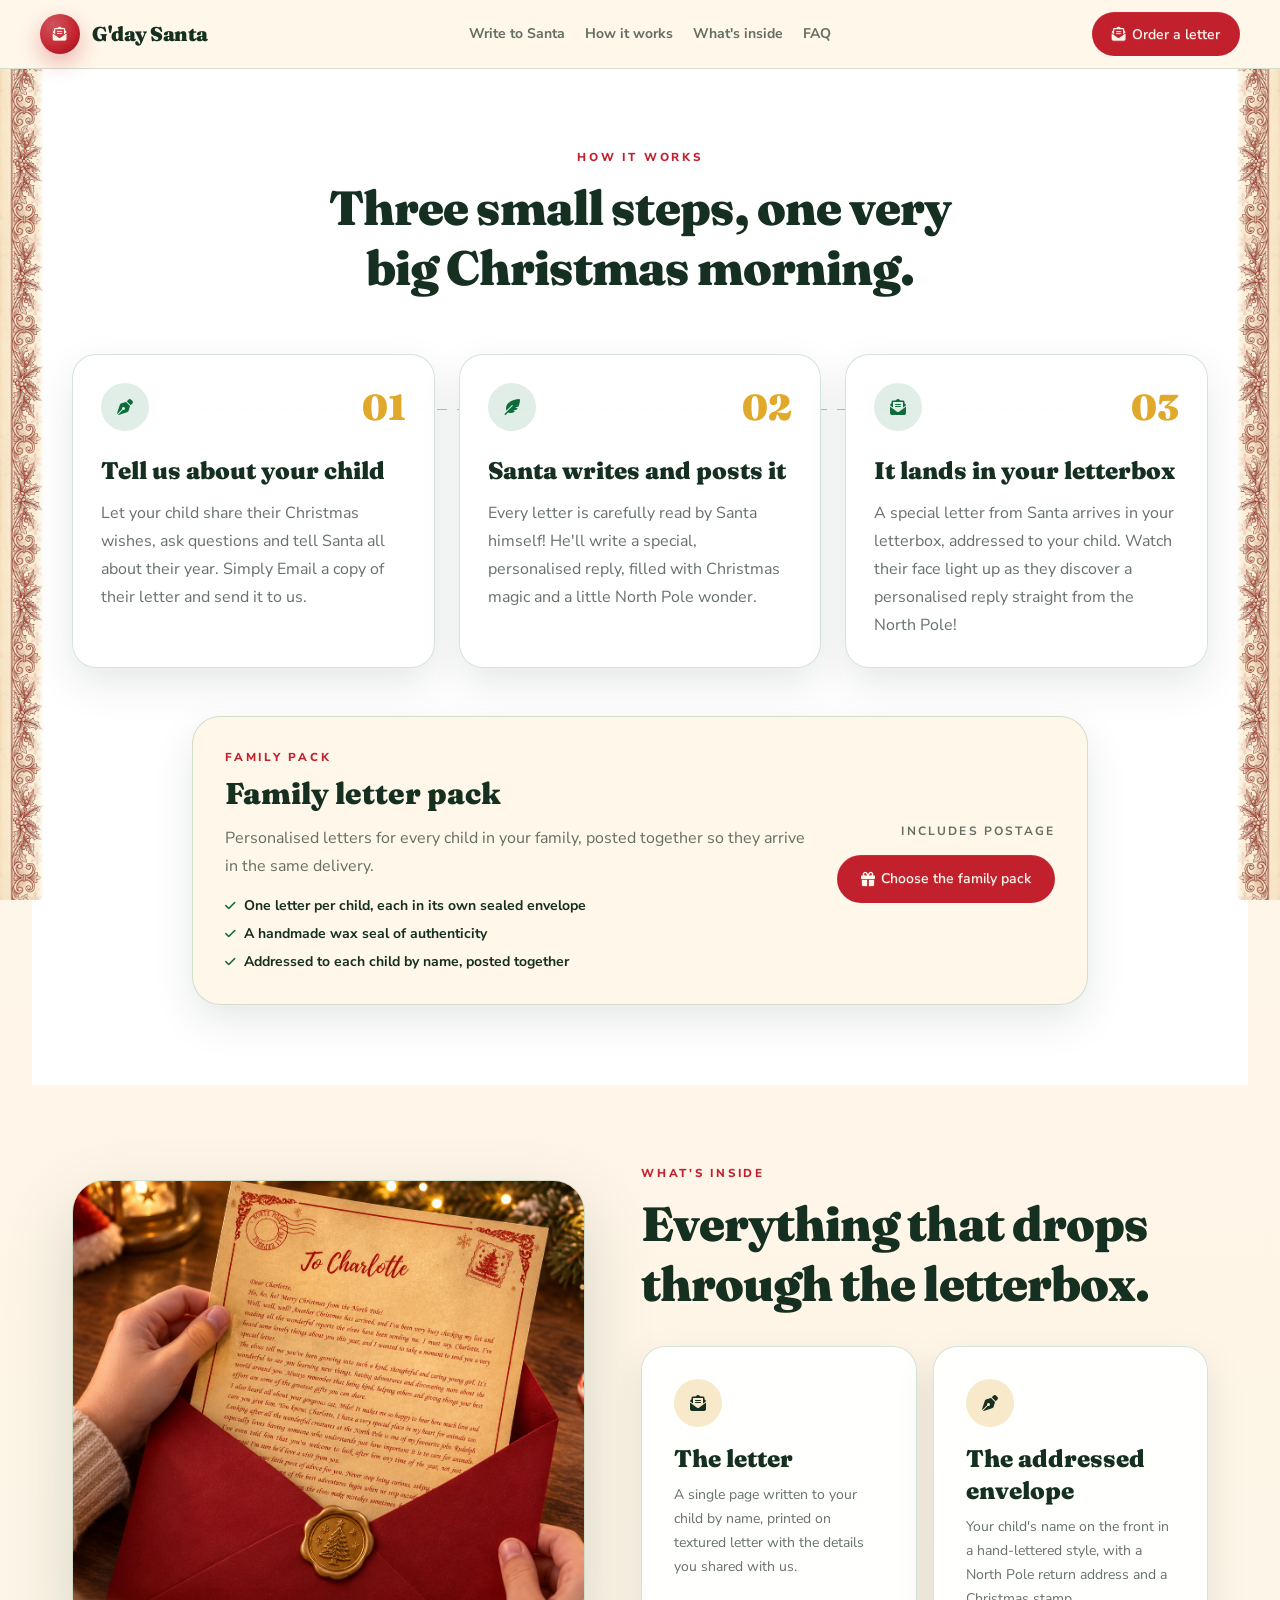
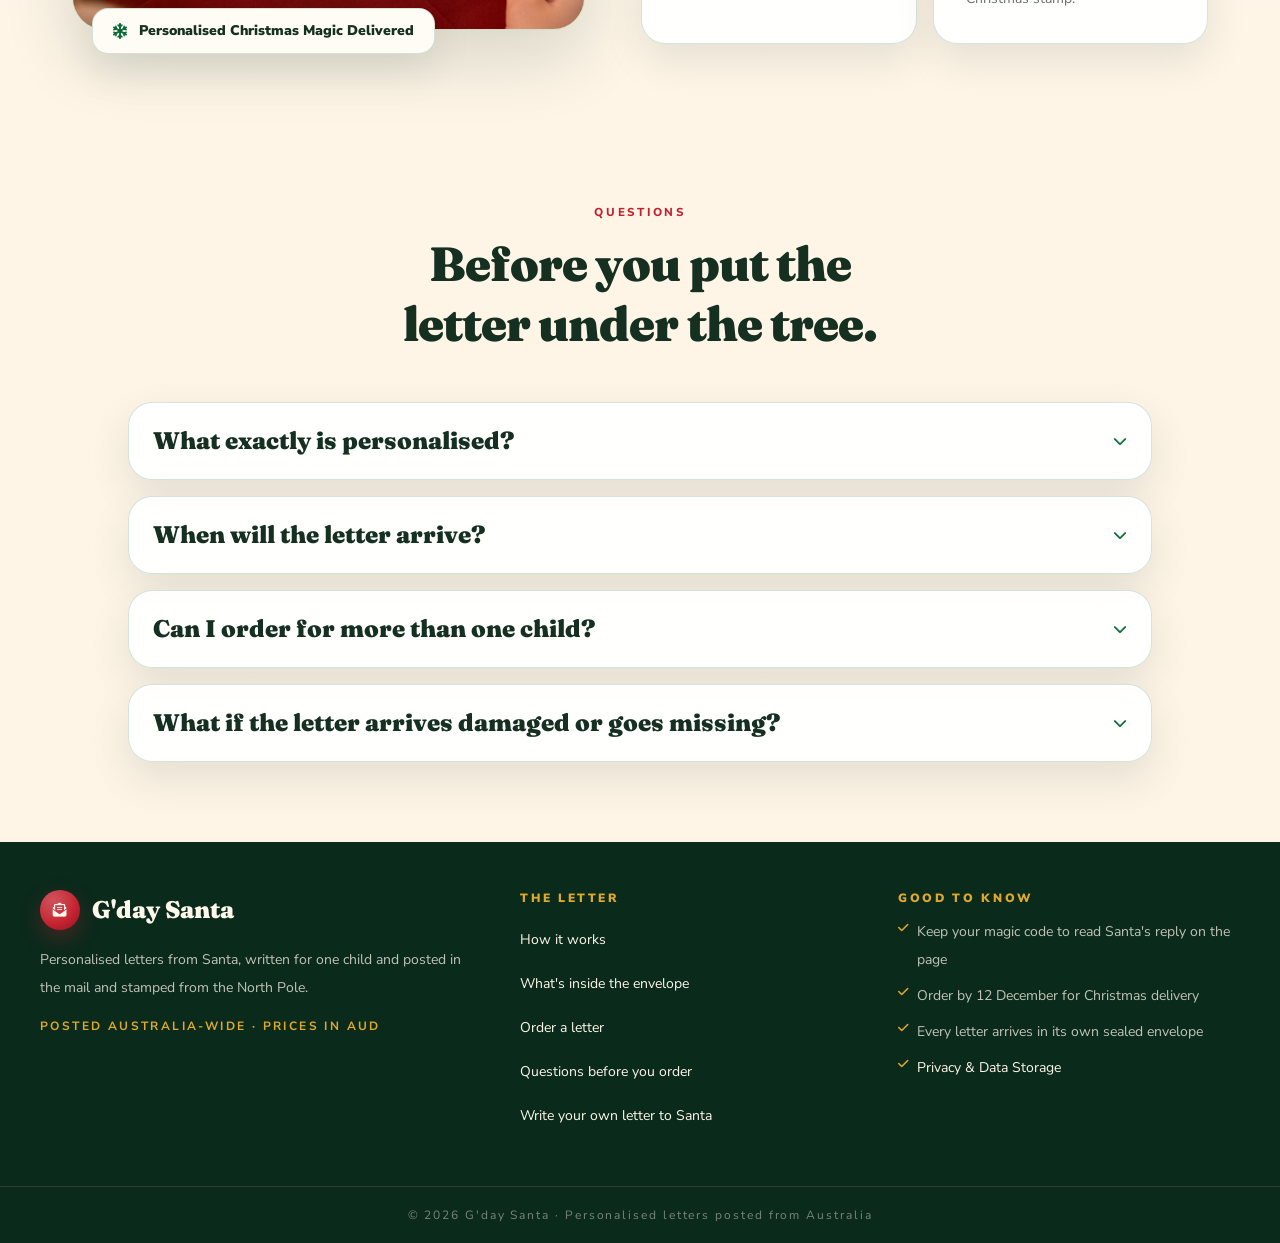
<file: info/letters.html>
<!-- Explain: Page shell for ordering personalised Santa letters. -->

<!DOCTYPE html>
<html lang="en" class="scroll-smooth">

<!-- Added by HTTrack --><meta http-equiv="content-type" content="text/html;charset=UTF-8" /><!-- /Added by HTTrack -->
<head>
<script async src="https://www.googletagmanager.com/gtm.js?id=G-FX46TQWM1K"></script>
<script>
  window.dataLayer = window.dataLayer || [];
  function gtag(){dataLayer.push(arguments);}
  gtag('js', new Date());
</script>
<script>
!function(f,b,e,v,n,t,s)
{if(f.fbq)return;n=f.fbq=function(){n.callMethod?
n.callMethod.apply(n,arguments):n.queue.push(arguments)};
if(!f._fbq)f._fbq=n;n.push=n;n.loaded=!0;n.version='2.0';
n.queue=[];t=b.createElement(e);t.async=!0;
t.src=v;s=b.getElementsByTagName(e)[0];
s.parentNode.insertBefore(t,s)}(window,document,'script',
'https://connect.facebook.net/en_US/fbevents.js');
fbq('init', '1880562532995102');
fbq('track', 'PageView');
</script>
<script>window.isManagment = "1";</script><base ><script>window.IsManagment = "1";window.APP_PROJECT_ID = "c955ae4fc4b8be48f9b61a3e7144ef31";window.__CDN_BASE_URL__ = "../cdn-cms-s-8-4.f-static.net/manager/ai_app_builder/v3/assets/";window.APP_CURRENCIES = {"isActive":false,"currencies":{"AUD":{"code":"AUD","label":"Australia Dollar","symbol":"\u0026#65;\u0026#85;\u0026#36;","symbolFirst":true,"rate":1,"isDefault":true}}};window.APP_TAX = {"productsTax":"","regions":[{"id":384789423,"regionName":"Rest of the World","countries":{"REST_WORLD":{}},"tax":{"option":"differentTax","differentTax":{"REST_WORLD":0},"basedOn":"shippingAddress","taxCalAfterShipping":false}},{"id":384789424,"regionName":"Australia","countries":{"AUS":{}},"tax":{"option":"differentTax","differentTax":{"AUS":{"states":{"AU-ACT":0,"AU-NSW":0,"AU-NT":0,"AU-QLD":0,"AU-SA":0,"AU-TAS":0,"AU-VIC":0,"AU-WA":0}}},"basedOn":"shippingAddress","taxCalAfterShipping":false}}],"countryOptions":[{"code":"AUS","name":"Australia","states":[],"requiresState":false},{"code":"REST_WORLD","name":"REST_WORLD","states":[],"requiresState":false}]};window.APP_BUILDER_BASE_PATH = "\/manager\/ai_app_builder\/v3";window.APP_BUILDER_REALTIME_ENABLED = true;</script>
<!-- Regular Meta Info -->
<title>Order a Personalised Santa Letter | G&#039;day Santa</title>
<meta name="description" content="Order a personalised letter from Santa, written for your child and posted with a matching Christmas card. Wax sealed, stamped from the North Pole...">
<meta name="keywords" content="order personalised santa letter">
<link rel="canonical" href="letters.html"/>
<!-- Facebook Meta Info -->
<meta property="og:url" content="letters.html">
<meta property="og:image" content="../files.cdn-files-a.com/admin/system_photos_stock/100_6965a6aa39bffaf3c.jpg?format=avif">
<meta property="og:description" content="Order a personalised letter from Santa, written for your child and posted with a matching Christmas card. Wax sealed, stamped from the North Pole...">
<meta property="og:title" content="Order a Personalised Santa Letter | G&#039;day Santa">
<meta property="og:site_name" content="Order a Personalised Santa Letter | G&#039;day Santa">
<meta property="og:see_also" content="../index.html">
<!-- Google+ Meta Info -->
<meta itemprop="name" content="Order a Personalised Santa Letter | G&#039;day Santa">
<meta itemprop="description" content="Order a personalised letter from Santa, written for your child and posted with a matching Christmas card. Wax sealed, stamped from the North Pole...">
<meta itemprop="image" content="../files.cdn-files-a.com/admin/system_photos_stock/100_6965a6aa39bffaf3c.jpg?format=avif">
<!-- Twitter Meta Info -->
<meta name="twitter:card" content="summary_large_image">
<meta name="twitter:url" content="letters.html">
<meta name="twitter:title" content="Order a Personalised Santa Letter | G&#039;day Santa">
<meta name="twitter:description" content="Order a personalised letter from Santa, written for your child and posted with a matching Christmas card. Wax sealed, stamped from the North Pole...">
<meta name="twitter:image" content="../files.cdn-files-a.com/admin/system_photos_stock/100_6965a6aa39bffaf3c.jpg?format=avif">

    <!-- Explain: Shared head content including fonts, meta tags, and stylesheets. -->
<meta charset="UTF-8">
<meta name="viewport" content="width=device-width, initial-scale=1.0">

<link rel="stylesheet" href="../cdn-cms-s-8-4.f-static.net/manager/ai_app_builder/v3/assets/minimize_css/letters0ea7.css?t=css_y254_67405307&amp;w=12660396">

<link rel="preconnect" href="https://fonts.googleapis.com/">
<link rel="preconnect" href="https://fonts.gstatic.com/" crossorigin>
<link href="https://fonts.googleapis.com/css2?family=Caveat:wght@500;600;700&amp;family=Fraunces:wght@600;700;900&amp;family=Nunito+Sans:wght@400;600;700;800&amp;display=swap" rel="stylesheet">
<link rel="stylesheet" href="../cdn-cms-s-8-4.f-static.net/manager/ai_app_builder/v3/assets/css/theme0ea7.css?t=css_y254_67405307&amp;w=12660396">
<link rel="stylesheet" href="../cdn-cms-s-8-4.f-static.net/manager/ai_app_builder/v3/assets/css/main0ea7.css?t=css_y254_67405307&amp;w=12660396">
<link rel="stylesheet" href="../cdn-cms-s-8-4.f-static.net/manager/ai_app_builder/v3/assets/css/components0ea7.css?t=css_y254_67405307&amp;w=12660396">
<link rel="stylesheet" href="../cdn-cms-s-8-4.f-static.net/manager/ai_app_builder/v3/assets/css/layout0ea7.css?t=css_y254_67405307&amp;w=12660396">
</head>
<body class="min-h-screen bg-[var(--background-color)] text-[var(--text-color)]" style="font-family: var(--font-body);">
<noscript>
<img height="1" width="1" src="https://www.facebook.com/tr?id=1880562532995102&amp;ev=PageView&amp;noscript=1"/>
</noscript>
    <!-- Explain: Site-wide header with navigation, branding, and festive frame. -->
<div class="festive-frame" aria-hidden="true">
    <span class="festive-frame__edge festive-frame__edge--top"></span>
    <span class="festive-frame__edge festive-frame__edge--right"></span>
    <span class="festive-frame__edge festive-frame__edge--left"></span>
</div>
<header class="sticky top-0 z-[90] border-b border-[var(--border-color)] bg-[var(--cream-color)]/94 backdrop-blur-md">
    <nav class="mx-auto flex max-w-7xl items-center justify-between gap-4 px-5 py-3 sm:px-8 lg:px-10" aria-label="Main navigation">
        <a href="../index.html" class="flex items-center gap-3 font-[family-name:var(--font-heading)] text-lg font-black tracking-tight text-[var(--charcoal-color)] sm:text-xl">
            <span class="seal-badge inline-flex h-10 w-10 items-center justify-center text-[var(--cream-color)]"><i class="fa-solid fa-envelope-open-text text-sm"></i></span>
            G'day Santa
        </a>
        <div class="hidden items-center gap-5 text-sm font-bold text-[var(--text-muted)] lg:flex">
            <a href="../index.html" class="py-2 transition-all duration-300 hover:text-[var(--accent-color)]">Write to Santa</a>
            <a href="letters.html#how" class="py-2 transition-all duration-300 hover:text-[var(--accent-color)]">How it works</a>
            <a href="letters.html#inside" class="py-2 transition-all duration-300 hover:text-[var(--accent-color)]">What's inside</a>
            <a href="letters.html#faq" class="py-2 transition-all duration-300 hover:text-[var(--accent-color)]">FAQ</a>
        </div>
        <div class="flex items-center gap-2">
            <a href="../index.html#order" class="btn hidden min-h-11 rounded-full border-0 bg-[var(--accent-color)] px-5 text-[var(--cream-color)] transition-all duration-300 hover:bg-[var(--primary-hover)] sm:inline-flex"><i class="fa-solid fa-envelope-open-text text-sm"></i> Order a letter</a>
            <button id="menuToggle" type="button" class="btn btn-square border border-[var(--border-color)] bg-[var(--surface-color)] text-[var(--charcoal-color)] transition-all duration-300 hover:bg-[var(--secondary-color)]/30 lg:hidden!" aria-controls="mobileMenu" aria-expanded="false" aria-label="Open menu">
                <i id="menuIcon" class="fa-solid fa-bars text-lg"></i>
            </button>
        </div>
    </nav>
    <div id="mobileMenu" class="hidden border-t border-[var(--border-color)] bg-[var(--cream-color)] px-5 py-4 lg:hidden!">
        <div class="flex flex-col gap-1 text-base font-bold text-[var(--charcoal-color)]">
            <a href="../index.html" class="flex min-h-11 items-center rounded-xl px-3 transition-all duration-300 hover:bg-[var(--primary-color)]/10">Write to Santa</a>
            <a href="letters.html#how" class="flex min-h-11 items-center rounded-xl px-3 transition-all duration-300 hover:bg-[var(--primary-color)]/10">How it works</a>
            <a href="letters.html#inside" class="flex min-h-11 items-center rounded-xl px-3 transition-all duration-300 hover:bg-[var(--primary-color)]/10">What's inside</a>
            <a href="letters.html#faq" class="flex min-h-11 items-center rounded-xl px-3 transition-all duration-300 hover:bg-[var(--primary-color)]/10">FAQ</a>
            <a href="../index.html#order" class="btn mt-2 min-h-11 rounded-full border-0 bg-[var(--accent-color)] text-[var(--cream-color)] transition-all duration-300 hover:bg-[var(--primary-hover)]"><i class="fa-solid fa-envelope-open-text text-sm"></i> Order a letter</a>
        </div>
    </div>
</header>    <main id="top">
        <!-- Explain: "How it works" section with a family pack advert. -->
<section id="how" class="bg-[var(--surface-color)] px-5 py-20 sm:px-8 lg:px-10">
    <div class="mx-auto max-w-7xl">
        <div class="mx-auto max-w-3xl text-center">
            <p class="eyebrow text-[var(--accent-color)]">How it works</p>
            <h1 class="mt-3 font-[family-name:var(--font-heading)] text-4xl font-black leading-tight tracking-[-0.02em] text-[var(--charcoal-color)] sm:text-5xl">Three small steps, one very big Christmas morning.</h1>
        </div>
        <div class="step-line mt-14 grid gap-6 lg:grid-cols-3">
                        <article class="step-card p-7">
                <div class="flex items-center justify-between gap-3">
                    <span class="inline-flex h-12 w-12 items-center justify-center rounded-full bg-[var(--primary-color)]/12 text-[var(--primary-color)]"><i class="fa-solid fa-pen-nib"></i></span>
                    <span class="font-[family-name:var(--font-heading)] text-4xl font-black leading-none text-[var(--secondary-color)]">01</span>
                </div>
                <h3 class="mt-6 font-[family-name:var(--font-heading)] text-2xl font-black text-[var(--charcoal-color)]">Tell us about your child</h3>
                <p class="mt-3 leading-7 text-[var(--text-muted)]">Let your child share their Christmas wishes, ask questions and tell Santa all about their year. Simply Email a copy of their letter and send it to us.</p>
            </article>
                        <article class="step-card p-7">
                <div class="flex items-center justify-between gap-3">
                    <span class="inline-flex h-12 w-12 items-center justify-center rounded-full bg-[var(--primary-color)]/12 text-[var(--primary-color)]"><i class="fa-solid fa-feather-pointed"></i></span>
                    <span class="font-[family-name:var(--font-heading)] text-4xl font-black leading-none text-[var(--secondary-color)]">02</span>
                </div>
                <h3 class="mt-6 font-[family-name:var(--font-heading)] text-2xl font-black text-[var(--charcoal-color)]">Santa writes and posts it</h3>
                <p class="mt-3 leading-7 text-[var(--text-muted)]">Every letter is carefully read by Santa himself! He&#039;ll write a special, personalised reply, filled with Christmas magic and a little North Pole wonder.</p>
            </article>
                        <article class="step-card p-7">
                <div class="flex items-center justify-between gap-3">
                    <span class="inline-flex h-12 w-12 items-center justify-center rounded-full bg-[var(--primary-color)]/12 text-[var(--primary-color)]"><i class="fa-solid fa-envelope-open-text"></i></span>
                    <span class="font-[family-name:var(--font-heading)] text-4xl font-black leading-none text-[var(--secondary-color)]">03</span>
                </div>
                <h3 class="mt-6 font-[family-name:var(--font-heading)] text-2xl font-black text-[var(--charcoal-color)]">It lands in your letterbox</h3>
                <p class="mt-3 leading-7 text-[var(--text-muted)]">A special letter from Santa arrives in your letterbox, addressed to your child. Watch their face light up as they discover a personalised reply straight from the North Pole!</p>
            </article>
                    </div>
        <div class="mx-auto mt-12 max-w-4xl overflow-hidden rounded-[1.75rem] border border-[var(--border-color)] bg-[var(--cream-color)] shadow-[var(--shadow-card)]">
            <div class="grid gap-6 p-6 sm:grid-cols-[1fr_auto] sm:items-center sm:gap-8 sm:p-8">
                <div>
                    <p class="eyebrow text-[var(--accent-color)]">Family pack</p>
                    <h3 class="mt-2 font-[family-name:var(--font-heading)] text-2xl font-black leading-tight text-[var(--charcoal-color)] sm:text-3xl">Family letter pack</h3>
                    <p class="mt-3 leading-7 text-[var(--text-muted)]">Personalised letters for every child in your family, posted together so they arrive in the same delivery.</p>
                    <ul class="mt-4 space-y-2 text-sm font-bold text-[var(--charcoal-color)]">
                        <li class="flex items-start gap-2"><i class="fa-solid fa-check mt-1 text-xs text-[var(--primary-color)]"></i><span>One letter per child, each in its own sealed envelope</span></li>
                        <li class="flex items-start gap-2"><i class="fa-solid fa-check mt-1 text-xs text-[var(--primary-color)]"></i><span>A handmade wax seal of authenticity</span></li>
                        <li class="flex items-start gap-2"><i class="fa-solid fa-check mt-1 text-xs text-[var(--primary-color)]"></i><span>Addressed to each child by name, posted together</span></li>
                    </ul>
                </div>
                <div class="text-center sm:text-right">
                    <p class="font-[family-name:var(--font-heading)] text-4xl font-black text-[var(--charcoal-color)]"> 
</p>
                    <p class="mt-1 text-xs font-bold uppercase tracking-[0.18em] text-[var(--text-muted)]">Includes postage</p>
                    <a href="../index.html#order" class="btn mt-4 min-h-12 rounded-full border-0 bg-[var(--accent-color)] px-6 text-[var(--cream-color)] transition-all duration-300 hover:bg-[var(--primary-hover)]"><i class="fa-solid fa-gift text-sm"></i> Choose the family pack</a>
                </div>
            </div>
        </div>
    </div>
</section>        <!-- Explain: "What's inside the envelope" section. -->
<section id="inside" class="px-5 py-20 sm:px-8 lg:px-10">
    <div class="mx-auto max-w-7xl">
        <div class="grid gap-10 lg:grid-cols-[0.95fr_1.05fr] lg:items-center lg:gap-14">
            <div class="relative">
                <div class="overflow-hidden rounded-[2rem] border border-[var(--border-color)] shadow-[var(--shadow-soft)]">
                    <img  alt="A personalised Santa letter and addressed envelope laid out on a table" class="h-[22rem] w-full object-cover sm:h-[28rem]" src="..\files.cdn-files-a.com\uploads\12660396\247431f2-ca34-410e-896d-49a4ba6e6c92.png" loading="lazy" sizes="1px" data-sizes-auto="1">
                </div>
                <div class="absolute -bottom-6 left-5 flex items-center gap-3 rounded-2xl border border-[var(--border-color)] bg-[var(--paper-color)] px-5 py-3 shadow-[var(--shadow-card)]">
                    <i class="fa-solid fa-snowflake text-[var(--primary-color)]"></i>
                    <p class="text-sm font-black text-[var(--charcoal-color)]">Personalised Christmas Magic Delivered</p>
                </div>
            </div>
            <div>
                <p class="eyebrow text-[var(--accent-color)]">What's inside</p>
                <h2 class="mt-3 font-[family-name:var(--font-heading)] text-4xl font-black leading-tight tracking-[-0.02em] text-[var(--charcoal-color)] sm:text-5xl">Everything that drops through the letterbox.</h2>
                <div class="mt-8 grid gap-4 sm:grid-cols-2">
                                        <article class="inside-card p-6 sm:p-8">
                        <span class="inline-flex h-12 w-12 items-center justify-center rounded-full bg-[var(--secondary-color)]/25 text-[var(--charcoal-color)] sm:h-14 sm:w-14"><i class="fa-solid fa-envelope-open-text"></i></span>
                        <h3 class="mt-4 font-[family-name:var(--font-heading)] text-xl font-black text-[var(--charcoal-color)] sm:text-2xl">The letter</h3>
                        <p class="mt-2 text-sm leading-6 text-[var(--text-muted)] sm:text-base sm:leading-7">A single page written to your child by name, printed on textured letter with the details you shared with us.</p>
                    </article>
                                        <article class="inside-card p-6 sm:p-8">
                        <span class="inline-flex h-12 w-12 items-center justify-center rounded-full bg-[var(--secondary-color)]/25 text-[var(--charcoal-color)] sm:h-14 sm:w-14"><i class="fa-solid fa-pen-nib"></i></span>
                        <h3 class="mt-4 font-[family-name:var(--font-heading)] text-xl font-black text-[var(--charcoal-color)] sm:text-2xl">The addressed envelope</h3>
                        <p class="mt-2 text-sm leading-6 text-[var(--text-muted)] sm:text-base sm:leading-7">Your child&#039;s name on the front in a hand-lettered style, with a North Pole return address and a Christmas stamp.</p>
                    </article>
                                    </div>
            </div>
        </div>
    </div>
</section>        <!-- Explain: Frequently asked questions section for the page, with updated entries. -->
<section id="faq" class="px-5 py-20 sm:px-8 lg:px-10">
    <div class="mx-auto max-w-5xl">
        <div class="mx-auto max-w-3xl text-center">
            <p class="eyebrow text-[var(--accent-color)]">Questions</p>
            <h2 class="mt-3 font-[family-name:var(--font-heading)] text-4xl font-black leading-tight tracking-[-0.02em] text-[var(--charcoal-color)] sm:text-5xl">Before you put the letter under the tree.</h2>
        </div>
        <div class="mt-12 space-y-4">
                        <details class="faq-item p-6">
                <summary class="flex items-center justify-between gap-4">
                    <span class="font-[family-name:var(--font-heading)] text-xl font-black leading-7 text-[var(--charcoal-color)] sm:text-2xl">What exactly is personalised?</span>
                    <i class="faq-chevron fa-solid fa-chevron-down text-sm text-[var(--primary-color)]"></i>
                </summary>
                <p class="mt-3 leading-7 text-[var(--text-muted)]">Your child&#039;s first name appears in the letter and on the envelope, and we weave in the age and the small details you share — a new sibling, a lost tooth, a footy medal. We also work in the special note you send us and write a reply to what your child asked Santa for, so no two letters are ever the same.</p>
            </details>
                        <details class="faq-item p-6">
                <summary class="flex items-center justify-between gap-4">
                    <span class="font-[family-name:var(--font-heading)] text-xl font-black leading-7 text-[var(--charcoal-color)] sm:text-2xl">When will the letter arrive?</span>
                    <i class="faq-chevron fa-solid fa-chevron-down text-sm text-[var(--primary-color)]"></i>
                </summary>
                <p class="mt-3 leading-7 text-[var(--text-muted)]">Letters are posted within five business days. Standard post within Australia usually takes 2 to 6 business days after that. Order by 12 December to have it in hand before Christmas morning.</p>
            </details>
                        <details class="faq-item p-6">
                <summary class="flex items-center justify-between gap-4">
                    <span class="font-[family-name:var(--font-heading)] text-xl font-black leading-7 text-[var(--charcoal-color)] sm:text-2xl">Can I order for more than one child?</span>
                    <i class="faq-chevron fa-solid fa-chevron-down text-sm text-[var(--primary-color)]"></i>
                </summary>
                <p class="mt-3 leading-7 text-[var(--text-muted)]">Yes. Each letter is written for one child, and the family package gives every child their own letter in its own sealed envelope.</p>
            </details>
                        <details class="faq-item p-6">
                <summary class="flex items-center justify-between gap-4">
                    <span class="font-[family-name:var(--font-heading)] text-xl font-black leading-7 text-[var(--charcoal-color)] sm:text-2xl">What if the letter arrives damaged or goes missing?</span>
                    <i class="faq-chevron fa-solid fa-chevron-down text-sm text-[var(--primary-color)]"></i>
                </summary>
                <p class="mt-3 leading-7 text-[var(--text-muted)]">If your letter arrives damaged, or has not arrived within 10 business days of posting, we reprint and repost it at no charge. Just quote the order number from your confirmation.</p>
            </details>
                    </div>
    </div>
</section>    </main>
    <!-- Explain: Site-wide footer with contact and legal information. -->
<footer class="bg-[var(--night-color)] text-[var(--cream-color)]">
    <div class="mx-auto grid max-w-7xl gap-9 px-5 py-12 sm:px-8 lg:grid-cols-[1.3fr_1fr_1fr] lg:px-10">
        <div>
            <div class="flex items-center gap-3">
                <span class="seal-badge inline-flex h-10 w-10 items-center justify-center text-[var(--cream-color)]"><i class="fa-solid fa-envelope-open-text text-sm"></i></span>
                <p class="font-[family-name:var(--font-heading)] text-2xl font-black text-[var(--cream-color)]">G'day Santa</p>
            </div>
            <p class="mt-4 max-w-md text-sm leading-7 text-[var(--cream-color)]/75">Personalised letters from Santa, written for one child and posted in the mail and stamped from the North Pole.</p>
            <p class="mt-4 text-xs font-bold uppercase tracking-[0.2em] text-[var(--secondary-color)]">Posted Australia-wide · Prices in AUD</p>
        </div>
        <div class="text-sm leading-7 text-[var(--cream-color)]/75">
            <p class="text-xs font-black uppercase tracking-[0.22em] text-[var(--secondary-color)]">The letter</p>
            <a class="mt-3 flex min-h-11 items-center text-[var(--cream-color)] transition-all duration-300 hover:text-[var(--secondary-color)]" href="letters.html#how">How it works</a>
            <a class="flex min-h-11 items-center text-[var(--cream-color)] transition-all duration-300 hover:text-[var(--secondary-color)]" href="letters.html#inside">What's inside the envelope</a>
            <a class="flex min-h-11 items-center text-[var(--cream-color)] transition-all duration-300 hover:text-[var(--secondary-color)]" href="../index.html#order">Order a letter</a>
            <a class="flex min-h-11 items-center text-[var(--cream-color)] transition-all duration-300 hover:text-[var(--secondary-color)]" href="letters.html#faq">Questions before you order</a>
            <a class="flex min-h-11 items-center text-[var(--cream-color)] transition-all duration-300 hover:text-[var(--secondary-color)]" href="../index.html">Write your own letter to Santa</a>
        </div>
        <div class="text-sm leading-7 text-[var(--cream-color)]/75">
            <p class="text-xs font-black uppercase tracking-[0.22em] text-[var(--secondary-color)]">Good to know</p>
            <ul class="mt-3 space-y-2">
                <li class="flex items-start gap-2"><i class="fa-solid fa-check mt-1 text-xs text-[var(--secondary-color)]"></i><span>Keep your magic code to read Santa's reply on the page</span></li>
                <li class="flex items-start gap-2"><i class="fa-solid fa-check mt-1 text-xs text-[var(--secondary-color)]"></i><span>Order by 12 December for Christmas delivery</span></li>
                <li class="flex items-start gap-2"><i class="fa-solid fa-check mt-1 text-xs text-[var(--secondary-color)]"></i><span>Every letter arrives in its own sealed envelope</span></li>
                <li class="flex items-start gap-2"><i class="fa-solid fa-check mt-1 text-xs text-[var(--secondary-color)]"></i><a class="text-[var(--cream-color)] transition-all duration-300 hover:text-[var(--secondary-color)]" href="Privacy-Data-Storage.pdf">Privacy &amp; Data Storage</a></li>
            </ul>
        </div>
    </div>
    <div class="border-t border-[var(--cream-color)]/12 px-5 py-5 text-center text-xs tracking-[0.16em] text-[var(--cream-color)]/45">© 2026 G'day Santa · Personalised letters posted from Australia</div>
</footer>    <script src="../cdn-cms-s-8-4.f-static.net/manager/ai_app_builder/v3/assets/js/app0ea7.js?t=css_y254_67405307&amp;w=12660396"></script>
<script src="../cdn-cms-s-8-4.f-static.net/versions/2/system_mini/js/minimize_appBuilder_scripts_v3a2b1.js?v=vc1794943434" crossorigin="anonymous"></script></body>

</html>
</file>
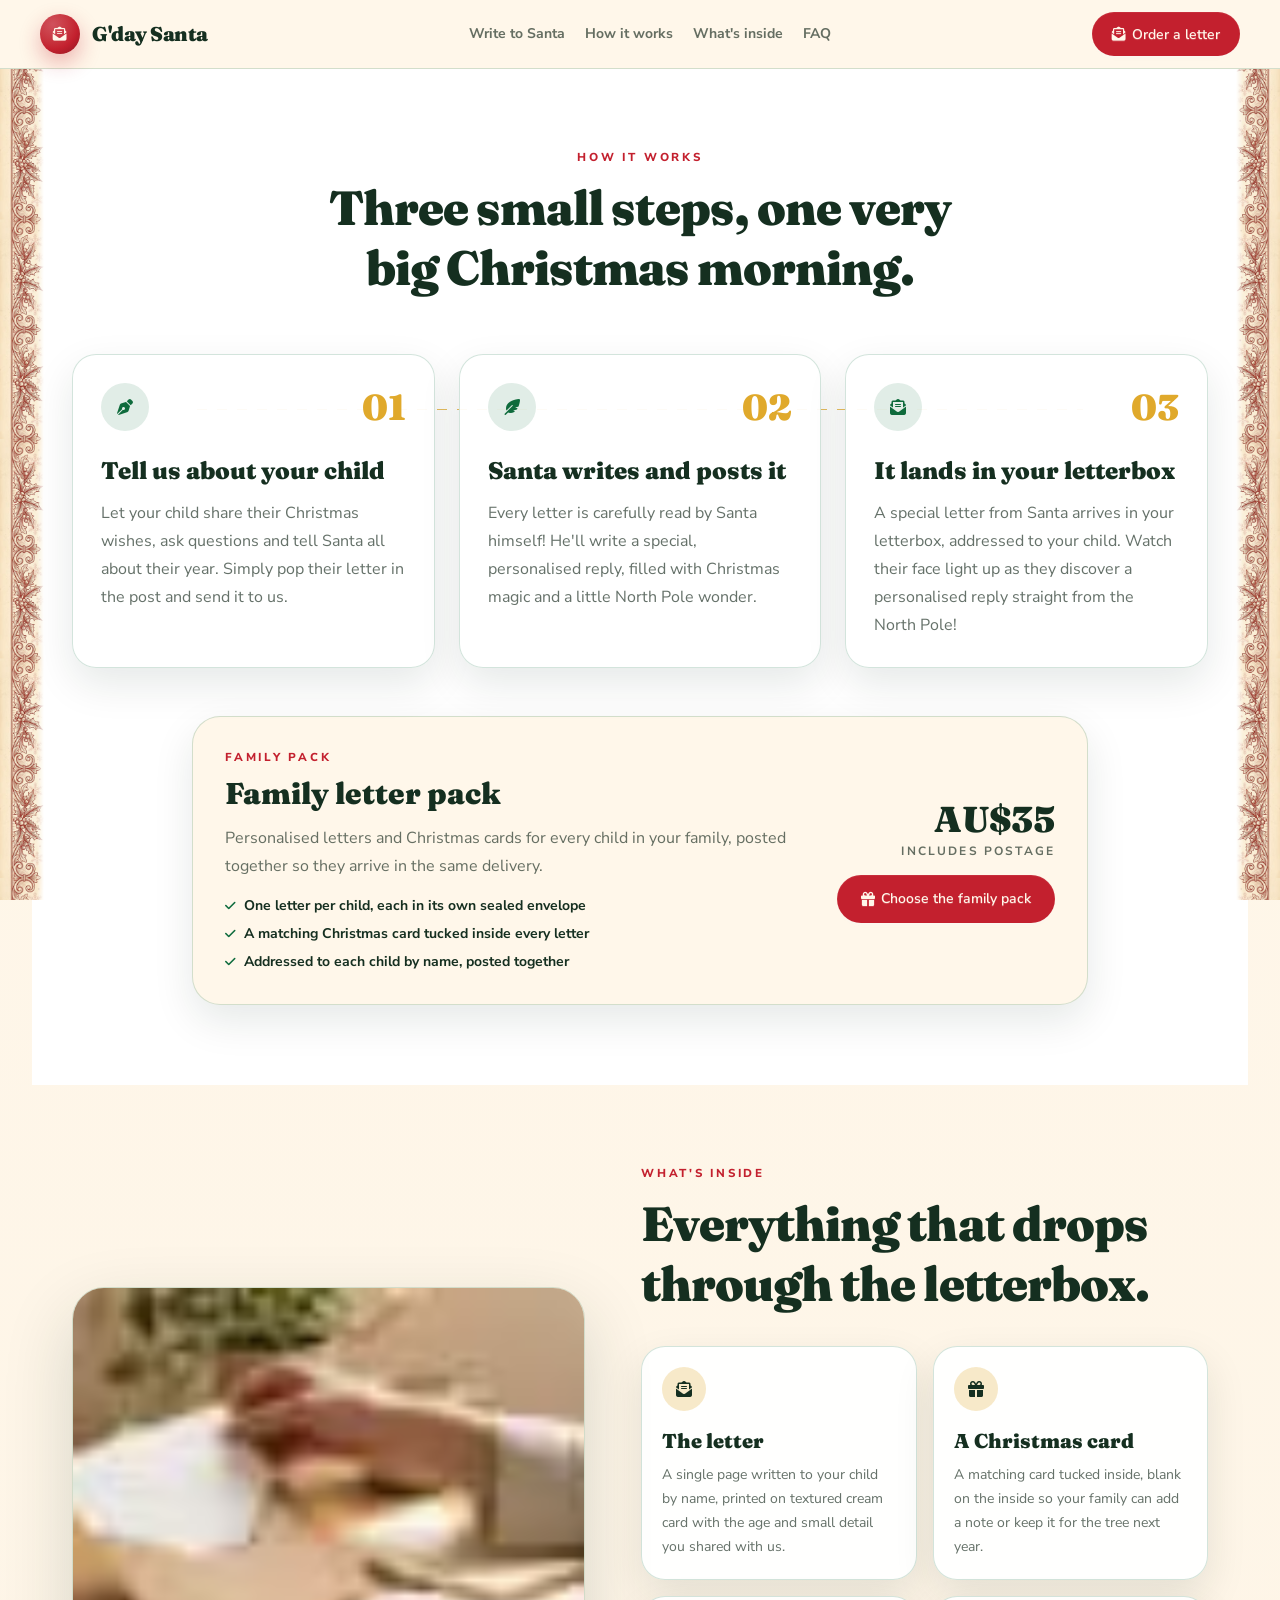
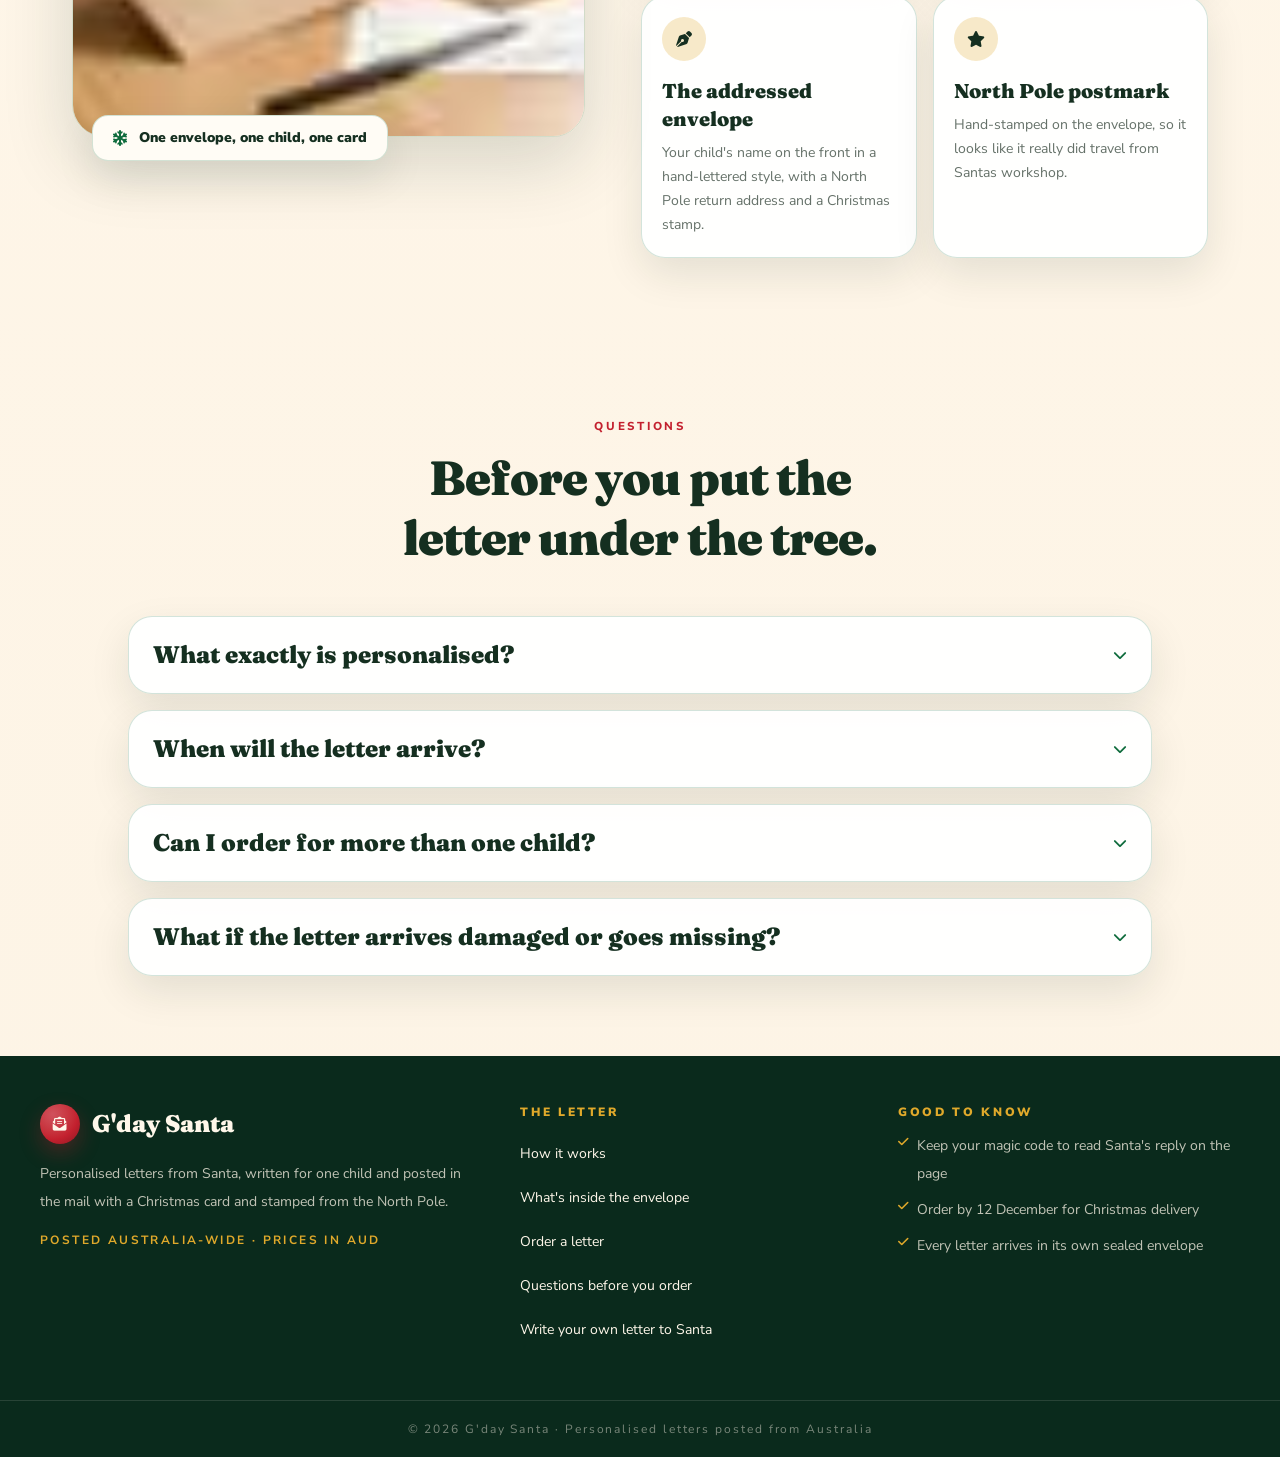
<file: santa-site/letters.html>
<!-- Explain: Page shell for ordering personalised Santa letters. -->

<!DOCTYPE html>
<html lang="en" class="scroll-smooth">

<!-- Added by HTTrack --><meta http-equiv="content-type" content="text/html;charset=UTF-8" /><!-- /Added by HTTrack -->
<head><script>window.isManagment = "1";</script><base ><script>window.IsManagment = "1";window.APP_PROJECT_ID = "c955ae4fc4b8be48f9b61a3e7144ef31";window.__CDN_BASE_URL__ = "../cdn-cms-s-8-4.f-static.net/manager/ai_app_builder/v3/assets/";window.APP_CURRENCIES = {"isActive":false,"currencies":{"AUD":{"code":"AUD","label":"Australia Dollar","symbol":"\u0026#65;\u0026#85;\u0026#36;","symbolFirst":true,"rate":1,"isDefault":true}}};window.APP_TAX = {"productsTax":"","regions":[{"id":384789423,"regionName":"Rest of the World","countries":{"REST_WORLD":{}},"tax":{"option":"differentTax","differentTax":{"REST_WORLD":0},"basedOn":"shippingAddress","taxCalAfterShipping":false}},{"id":384789424,"regionName":"Australia","countries":{"AUS":{}},"tax":{"option":"differentTax","differentTax":{"AUS":{"states":{"AU-ACT":0,"AU-NSW":0,"AU-NT":0,"AU-QLD":0,"AU-SA":0,"AU-TAS":0,"AU-VIC":0,"AU-WA":0}}},"basedOn":"shippingAddress","taxCalAfterShipping":false}}],"countryOptions":[{"code":"AUS","name":"Australia","states":[],"requiresState":false},{"code":"REST_WORLD","name":"REST_WORLD","states":[],"requiresState":false}]};window.APP_BUILDER_BASE_PATH = "\/manager\/ai_app_builder\/v3";window.APP_BUILDER_REALTIME_ENABLED = true;</script>
<!-- Regular Meta Info -->
<title>Order a Personalised Santa Letter | G&#039;day Santa</title>
<meta name="description" content="Order a personalised letter from Santa, written for your child and posted with a matching Christmas card. Wax sealed, stamped from the North Pole...">
<meta name="keywords" content="order personalised santa letter">
<link rel="canonical" href="letters.html"/>
<!-- Facebook Meta Info -->
<meta property="og:url" content="letters.html">
<meta property="og:image" content="../files.cdn-files-a.com/admin/system_photos_stock/100_6965a6aa39bffaf3c.jpg?format=avif">
<meta property="og:description" content="Order a personalised letter from Santa, written for your child and posted with a matching Christmas card. Wax sealed, stamped from the North Pole...">
<meta property="og:title" content="Order a Personalised Santa Letter | G&#039;day Santa">
<meta property="og:site_name" content="Order a Personalised Santa Letter | G&#039;day Santa">
<meta property="og:see_also" content="../index.html">
<!-- Google+ Meta Info -->
<meta itemprop="name" content="Order a Personalised Santa Letter | G&#039;day Santa">
<meta itemprop="description" content="Order a personalised letter from Santa, written for your child and posted with a matching Christmas card. Wax sealed, stamped from the North Pole...">
<meta itemprop="image" content="../files.cdn-files-a.com/admin/system_photos_stock/100_6965a6aa39bffaf3c.jpg?format=avif">
<!-- Twitter Meta Info -->
<meta name="twitter:card" content="summary_large_image">
<meta name="twitter:url" content="letters.html">
<meta name="twitter:title" content="Order a Personalised Santa Letter | G&#039;day Santa">
<meta name="twitter:description" content="Order a personalised letter from Santa, written for your child and posted with a matching Christmas card. Wax sealed, stamped from the North Pole...">
<meta name="twitter:image" content="../files.cdn-files-a.com/admin/system_photos_stock/100_6965a6aa39bffaf3c.jpg?format=avif">

    <!-- Explain: Shared head content including fonts, meta tags, and stylesheets. -->
<meta charset="UTF-8">
<meta name="viewport" content="width=device-width, initial-scale=1.0">

<link rel="stylesheet" href="../cdn-cms-s-8-4.f-static.net/manager/ai_app_builder/v3/assets/minimize_css/letters0ea7.css?t=css_y254_67405307&amp;w=12660396">

<link rel="preconnect" href="https://fonts.googleapis.com/">
<link rel="preconnect" href="https://fonts.gstatic.com/" crossorigin>
<link href="https://fonts.googleapis.com/css2?family=Caveat:wght@500;600;700&amp;family=Fraunces:wght@600;700;900&amp;family=Nunito+Sans:wght@400;600;700;800&amp;display=swap" rel="stylesheet">
<link rel="stylesheet" href="../cdn-cms-s-8-4.f-static.net/manager/ai_app_builder/v3/assets/css/theme0ea7.css?t=css_y254_67405307&amp;w=12660396">
<link rel="stylesheet" href="../cdn-cms-s-8-4.f-static.net/manager/ai_app_builder/v3/assets/css/main0ea7.css?t=css_y254_67405307&amp;w=12660396">
<link rel="stylesheet" href="../cdn-cms-s-8-4.f-static.net/manager/ai_app_builder/v3/assets/css/components0ea7.css?t=css_y254_67405307&amp;w=12660396">
<link rel="stylesheet" href="../cdn-cms-s-8-4.f-static.net/manager/ai_app_builder/v3/assets/css/layout0ea7.css?t=css_y254_67405307&amp;w=12660396"></head>
<body class="min-h-screen bg-[var(--background-color)] text-[var(--text-color)]" style="font-family: var(--font-body);">
    <!-- Explain: Site-wide header with navigation, branding, and festive frame. -->
<div class="festive-frame" aria-hidden="true">
    <span class="festive-frame__edge festive-frame__edge--top"></span>
    <span class="festive-frame__edge festive-frame__edge--right"></span>
    <span class="festive-frame__edge festive-frame__edge--left"></span>
</div>
<header class="sticky top-0 z-[90] border-b border-[var(--border-color)] bg-[var(--cream-color)]/94 backdrop-blur-md">
    <nav class="mx-auto flex max-w-7xl items-center justify-between gap-4 px-5 py-3 sm:px-8 lg:px-10" aria-label="Main navigation">
        <a href="../index.html" class="flex items-center gap-3 font-[family-name:var(--font-heading)] text-lg font-black tracking-tight text-[var(--charcoal-color)] sm:text-xl">
            <span class="seal-badge inline-flex h-10 w-10 items-center justify-center text-[var(--cream-color)]"><i class="fa-solid fa-envelope-open-text text-sm"></i></span>
            G'day Santa
        </a>
        <div class="hidden items-center gap-5 text-sm font-bold text-[var(--text-muted)] lg:flex">
            <a href="../index.html" class="py-2 transition-all duration-300 hover:text-[var(--accent-color)]">Write to Santa</a>
            <a href="letters.html#how" class="py-2 transition-all duration-300 hover:text-[var(--accent-color)]">How it works</a>
            <a href="letters.html#inside" class="py-2 transition-all duration-300 hover:text-[var(--accent-color)]">What's inside</a>
            <a href="letters.html#faq" class="py-2 transition-all duration-300 hover:text-[var(--accent-color)]">FAQ</a>
        </div>
        <div class="flex items-center gap-2">
            <a href="../index.html#order" class="btn hidden min-h-11 rounded-full border-0 bg-[var(--accent-color)] px-5 text-[var(--cream-color)] transition-all duration-300 hover:bg-[var(--primary-hover)] sm:inline-flex"><i class="fa-solid fa-envelope-open-text text-sm"></i> Order a letter</a>
            <button id="menuToggle" type="button" class="btn btn-square border border-[var(--border-color)] bg-[var(--surface-color)] text-[var(--charcoal-color)] transition-all duration-300 hover:bg-[var(--secondary-color)]/30 lg:hidden!" aria-controls="mobileMenu" aria-expanded="false" aria-label="Open menu">
                <i id="menuIcon" class="fa-solid fa-bars text-lg"></i>
            </button>
        </div>
    </nav>
    <div id="mobileMenu" class="hidden border-t border-[var(--border-color)] bg-[var(--cream-color)] px-5 py-4 lg:hidden!">
        <div class="flex flex-col gap-1 text-base font-bold text-[var(--charcoal-color)]">
            <a href="../index.html" class="flex min-h-11 items-center rounded-xl px-3 transition-all duration-300 hover:bg-[var(--primary-color)]/10">Write to Santa</a>
            <a href="letters.html#how" class="flex min-h-11 items-center rounded-xl px-3 transition-all duration-300 hover:bg-[var(--primary-color)]/10">How it works</a>
            <a href="letters.html#inside" class="flex min-h-11 items-center rounded-xl px-3 transition-all duration-300 hover:bg-[var(--primary-color)]/10">What's inside</a>
            <a href="letters.html#faq" class="flex min-h-11 items-center rounded-xl px-3 transition-all duration-300 hover:bg-[var(--primary-color)]/10">FAQ</a>
            <a href="../index.html#order" class="btn mt-2 min-h-11 rounded-full border-0 bg-[var(--accent-color)] text-[var(--cream-color)] transition-all duration-300 hover:bg-[var(--primary-hover)]"><i class="fa-solid fa-envelope-open-text text-sm"></i> Order a letter</a>
        </div>
    </div>
</header>    <main id="top">
        <!-- Explain: "How it works" section with a family pack advert. -->
<section id="how" class="bg-[var(--surface-color)] px-5 py-20 sm:px-8 lg:px-10">
    <div class="mx-auto max-w-7xl">
        <div class="mx-auto max-w-3xl text-center">
            <p class="eyebrow text-[var(--accent-color)]">How it works</p>
            <h1 class="mt-3 font-[family-name:var(--font-heading)] text-4xl font-black leading-tight tracking-[-0.02em] text-[var(--charcoal-color)] sm:text-5xl">Three small steps, one very big Christmas morning.</h1>
        </div>
        <div class="step-line mt-14 grid gap-6 lg:grid-cols-3">
                        <article class="step-card p-7">
                <div class="flex items-center justify-between gap-3">
                    <span class="inline-flex h-12 w-12 items-center justify-center rounded-full bg-[var(--primary-color)]/12 text-[var(--primary-color)]"><i class="fa-solid fa-pen-nib"></i></span>
                    <span class="font-[family-name:var(--font-heading)] text-4xl font-black leading-none text-[var(--secondary-color)]">01</span>
                </div>
                <h3 class="mt-6 font-[family-name:var(--font-heading)] text-2xl font-black text-[var(--charcoal-color)]">Tell us about your child</h3>
                <p class="mt-3 leading-7 text-[var(--text-muted)]">Let your child share their Christmas wishes, ask questions and tell Santa all about their year. Simply pop their letter in the post and send it to us.</p>
            </article>
                        <article class="step-card p-7">
                <div class="flex items-center justify-between gap-3">
                    <span class="inline-flex h-12 w-12 items-center justify-center rounded-full bg-[var(--primary-color)]/12 text-[var(--primary-color)]"><i class="fa-solid fa-feather-pointed"></i></span>
                    <span class="font-[family-name:var(--font-heading)] text-4xl font-black leading-none text-[var(--secondary-color)]">02</span>
                </div>
                <h3 class="mt-6 font-[family-name:var(--font-heading)] text-2xl font-black text-[var(--charcoal-color)]">Santa writes and posts it</h3>
                <p class="mt-3 leading-7 text-[var(--text-muted)]">Every letter is carefully read by Santa himself! He&#039;ll write a special, personalised reply, filled with Christmas magic and a little North Pole wonder.</p>
            </article>
                        <article class="step-card p-7">
                <div class="flex items-center justify-between gap-3">
                    <span class="inline-flex h-12 w-12 items-center justify-center rounded-full bg-[var(--primary-color)]/12 text-[var(--primary-color)]"><i class="fa-solid fa-envelope-open-text"></i></span>
                    <span class="font-[family-name:var(--font-heading)] text-4xl font-black leading-none text-[var(--secondary-color)]">03</span>
                </div>
                <h3 class="mt-6 font-[family-name:var(--font-heading)] text-2xl font-black text-[var(--charcoal-color)]">It lands in your letterbox</h3>
                <p class="mt-3 leading-7 text-[var(--text-muted)]">A special letter from Santa arrives in your letterbox, addressed to your child. Watch their face light up as they discover a personalised reply straight from the North Pole!</p>
            </article>
                    </div>
        <div class="mx-auto mt-12 max-w-4xl overflow-hidden rounded-[1.75rem] border border-[var(--border-color)] bg-[var(--cream-color)] shadow-[var(--shadow-card)]">
            <div class="grid gap-6 p-6 sm:grid-cols-[1fr_auto] sm:items-center sm:gap-8 sm:p-8">
                <div>
                    <p class="eyebrow text-[var(--accent-color)]">Family pack</p>
                    <h3 class="mt-2 font-[family-name:var(--font-heading)] text-2xl font-black leading-tight text-[var(--charcoal-color)] sm:text-3xl">Family letter pack</h3>
                    <p class="mt-3 leading-7 text-[var(--text-muted)]">Personalised letters and Christmas cards for every child in your family, posted together so they arrive in the same delivery.</p>
                    <ul class="mt-4 space-y-2 text-sm font-bold text-[var(--charcoal-color)]">
                        <li class="flex items-start gap-2"><i class="fa-solid fa-check mt-1 text-xs text-[var(--primary-color)]"></i><span>One letter per child, each in its own sealed envelope</span></li>
                        <li class="flex items-start gap-2"><i class="fa-solid fa-check mt-1 text-xs text-[var(--primary-color)]"></i><span>A matching Christmas card tucked inside every letter</span></li>
                        <li class="flex items-start gap-2"><i class="fa-solid fa-check mt-1 text-xs text-[var(--primary-color)]"></i><span>Addressed to each child by name, posted together</span></li>
                    </ul>
                </div>
                <div class="text-center sm:text-right">
                    <p class="font-[family-name:var(--font-heading)] text-4xl font-black text-[var(--charcoal-color)]"> 
AU$35</p>
                    <p class="mt-1 text-xs font-bold uppercase tracking-[0.18em] text-[var(--text-muted)]">Includes postage</p>
                    <a href="../index.html#order" class="btn mt-4 min-h-12 rounded-full border-0 bg-[var(--accent-color)] px-6 text-[var(--cream-color)] transition-all duration-300 hover:bg-[var(--primary-hover)]"><i class="fa-solid fa-gift text-sm"></i> Choose the family pack</a>
                </div>
            </div>
        </div>
    </div>
</section>        <!-- Explain: "What's inside the envelope" section. -->
<section id="inside" class="px-5 py-20 sm:px-8 lg:px-10">
    <div class="mx-auto max-w-7xl">
        <div class="grid gap-10 lg:grid-cols-[0.95fr_1.05fr] lg:items-center lg:gap-14">
            <div class="relative">
                <div class="overflow-hidden rounded-[2rem] border border-[var(--border-color)] shadow-[var(--shadow-soft)]">
                    <img  alt="A personalised Santa letter, Christmas card and sealed envelope laid out on a table" class="h-[22rem] w-full object-cover sm:h-[28rem]" src="../files.cdn-files-a.com/admin/system_photos_stock/100_6965a6aa39bffaf3c.jpg?format=avif" srcset="../files.cdn-files-a.com/admin/system_photos_stock/100_6965a6aa39bffaf3c.jpg?format=avif 100w" loading="lazy" sizes="1px" data-sizes-auto="1">
                </div>
                <div class="absolute -bottom-6 left-5 flex items-center gap-3 rounded-2xl border border-[var(--border-color)] bg-[var(--paper-color)] px-5 py-3 shadow-[var(--shadow-card)]">
                    <i class="fa-solid fa-snowflake text-[var(--primary-color)]"></i>
                    <p class="text-sm font-black text-[var(--charcoal-color)]">One envelope, one child, one card</p>
                </div>
            </div>
            <div>
                <p class="eyebrow text-[var(--accent-color)]">What's inside</p>
                <h2 class="mt-3 font-[family-name:var(--font-heading)] text-4xl font-black leading-tight tracking-[-0.02em] text-[var(--charcoal-color)] sm:text-5xl">Everything that drops through the letterbox.</h2>
                <div class="mt-8 grid gap-4 sm:grid-cols-2">
                                        <article class="inside-card p-5">
                        <span class="inline-flex h-11 w-11 items-center justify-center rounded-full bg-[var(--secondary-color)]/25 text-[var(--charcoal-color)]"><i class="fa-solid fa-envelope-open-text"></i></span>
                        <h3 class="mt-4 font-[family-name:var(--font-heading)] text-xl font-black text-[var(--charcoal-color)]">The letter</h3>
                        <p class="mt-2 text-sm leading-6 text-[var(--text-muted)]">A single page written to your child by name, printed on textured cream card with the age and small detail you shared with us.</p>
                    </article>
                                        <article class="inside-card p-5">
                        <span class="inline-flex h-11 w-11 items-center justify-center rounded-full bg-[var(--secondary-color)]/25 text-[var(--charcoal-color)]"><i class="fa-solid fa-gift"></i></span>
                        <h3 class="mt-4 font-[family-name:var(--font-heading)] text-xl font-black text-[var(--charcoal-color)]">A Christmas card</h3>
                        <p class="mt-2 text-sm leading-6 text-[var(--text-muted)]">A matching card tucked inside, blank on the inside so your family can add a note or keep it for the tree next year.</p>
                    </article>
                                        <article class="inside-card p-5">
                        <span class="inline-flex h-11 w-11 items-center justify-center rounded-full bg-[var(--secondary-color)]/25 text-[var(--charcoal-color)]"><i class="fa-solid fa-pen-nib"></i></span>
                        <h3 class="mt-4 font-[family-name:var(--font-heading)] text-xl font-black text-[var(--charcoal-color)]">The addressed envelope</h3>
                        <p class="mt-2 text-sm leading-6 text-[var(--text-muted)]">Your child&#039;s name on the front in a hand-lettered style, with a North Pole return address and a Christmas stamp.</p>
                    </article>
                                        <article class="inside-card p-5">
                        <span class="inline-flex h-11 w-11 items-center justify-center rounded-full bg-[var(--secondary-color)]/25 text-[var(--charcoal-color)]"><i class="fa-solid fa-star"></i></span>
                        <h3 class="mt-4 font-[family-name:var(--font-heading)] text-xl font-black text-[var(--charcoal-color)]">North Pole postmark</h3>
                        <p class="mt-2 text-sm leading-6 text-[var(--text-muted)]">Hand-stamped on the envelope, so it looks like it really did travel from Santas workshop.</p>
                    </article>
                                    </div>
            </div>
        </div>
    </div>
</section>        <!-- Explain: Frequently asked questions section for the page, with updated entries. -->
<section id="faq" class="px-5 py-20 sm:px-8 lg:px-10">
    <div class="mx-auto max-w-5xl">
        <div class="mx-auto max-w-3xl text-center">
            <p class="eyebrow text-[var(--accent-color)]">Questions</p>
            <h2 class="mt-3 font-[family-name:var(--font-heading)] text-4xl font-black leading-tight tracking-[-0.02em] text-[var(--charcoal-color)] sm:text-5xl">Before you put the letter under the tree.</h2>
        </div>
        <div class="mt-12 space-y-4">
                        <details class="faq-item p-6">
                <summary class="flex items-center justify-between gap-4">
                    <span class="font-[family-name:var(--font-heading)] text-xl font-black leading-7 text-[var(--charcoal-color)] sm:text-2xl">What exactly is personalised?</span>
                    <i class="faq-chevron fa-solid fa-chevron-down text-sm text-[var(--primary-color)]"></i>
                </summary>
                <p class="mt-3 leading-7 text-[var(--text-muted)]">Your child&#039;s first name appears in the letter and on the envelope, and we weave in the age and the small detail you share — a new sibling, a lost tooth, a footy medal. We also work in the special note you send us and write a reply to what your child asked Santa for, so no two letters are ever the same.</p>
            </details>
                        <details class="faq-item p-6">
                <summary class="flex items-center justify-between gap-4">
                    <span class="font-[family-name:var(--font-heading)] text-xl font-black leading-7 text-[var(--charcoal-color)] sm:text-2xl">When will the letter arrive?</span>
                    <i class="faq-chevron fa-solid fa-chevron-down text-sm text-[var(--primary-color)]"></i>
                </summary>
                <p class="mt-3 leading-7 text-[var(--text-muted)]">Letters are posted within five business days. Standard post within Australia usually takes 2 to 6 business days after that. Order by 12 December to have it in hand before Christmas morning.</p>
            </details>
                        <details class="faq-item p-6">
                <summary class="flex items-center justify-between gap-4">
                    <span class="font-[family-name:var(--font-heading)] text-xl font-black leading-7 text-[var(--charcoal-color)] sm:text-2xl">Can I order for more than one child?</span>
                    <i class="faq-chevron fa-solid fa-chevron-down text-sm text-[var(--primary-color)]"></i>
                </summary>
                <p class="mt-3 leading-7 text-[var(--text-muted)]">Yes. Each letter is written for one child, and the family package gives every child their own letter in its own sealed envelope, each with its own Christmas card.</p>
            </details>
                        <details class="faq-item p-6">
                <summary class="flex items-center justify-between gap-4">
                    <span class="font-[family-name:var(--font-heading)] text-xl font-black leading-7 text-[var(--charcoal-color)] sm:text-2xl">What if the letter arrives damaged or goes missing?</span>
                    <i class="faq-chevron fa-solid fa-chevron-down text-sm text-[var(--primary-color)]"></i>
                </summary>
                <p class="mt-3 leading-7 text-[var(--text-muted)]">If your letter arrives damaged, or has not arrived within 10 business days of posting, we reprint and repost it at no charge. Just quote the order number from your confirmation.</p>
            </details>
                    </div>
    </div>
</section>    </main>
    <!-- Explain: Site-wide footer with contact and legal information. -->
<footer class="bg-[var(--night-color)] text-[var(--cream-color)]">
    <div class="mx-auto grid max-w-7xl gap-9 px-5 py-12 sm:px-8 lg:grid-cols-[1.3fr_1fr_1fr] lg:px-10">
        <div>
            <div class="flex items-center gap-3">
                <span class="seal-badge inline-flex h-10 w-10 items-center justify-center text-[var(--cream-color)]"><i class="fa-solid fa-envelope-open-text text-sm"></i></span>
                <p class="font-[family-name:var(--font-heading)] text-2xl font-black text-[var(--cream-color)]">G'day Santa</p>
            </div>
            <p class="mt-4 max-w-md text-sm leading-7 text-[var(--cream-color)]/75">Personalised letters from Santa, written for one child and posted in the mail with a Christmas card and stamped from the North Pole.</p>
            <p class="mt-4 text-xs font-bold uppercase tracking-[0.2em] text-[var(--secondary-color)]">Posted Australia-wide · Prices in AUD</p>
        </div>
        <div class="text-sm leading-7 text-[var(--cream-color)]/75">
            <p class="text-xs font-black uppercase tracking-[0.22em] text-[var(--secondary-color)]">The letter</p>
            <a class="mt-3 flex min-h-11 items-center text-[var(--cream-color)] transition-all duration-300 hover:text-[var(--secondary-color)]" href="letters.html#how">How it works</a>
            <a class="flex min-h-11 items-center text-[var(--cream-color)] transition-all duration-300 hover:text-[var(--secondary-color)]" href="letters.html#inside">What's inside the envelope</a>
            <a class="flex min-h-11 items-center text-[var(--cream-color)] transition-all duration-300 hover:text-[var(--secondary-color)]" href="../index.html#order">Order a letter</a>
            <a class="flex min-h-11 items-center text-[var(--cream-color)] transition-all duration-300 hover:text-[var(--secondary-color)]" href="letters.html#faq">Questions before you order</a>
            <a class="flex min-h-11 items-center text-[var(--cream-color)] transition-all duration-300 hover:text-[var(--secondary-color)]" href="../index.html">Write your own letter to Santa</a>
        </div>
        <div class="text-sm leading-7 text-[var(--cream-color)]/75">
            <p class="text-xs font-black uppercase tracking-[0.22em] text-[var(--secondary-color)]">Good to know</p>
            <ul class="mt-3 space-y-2">
                <li class="flex items-start gap-2"><i class="fa-solid fa-check mt-1 text-xs text-[var(--secondary-color)]"></i><span>Keep your magic code to read Santa's reply on the page</span></li>
                <li class="flex items-start gap-2"><i class="fa-solid fa-check mt-1 text-xs text-[var(--secondary-color)]"></i><span>Order by 12 December for Christmas delivery</span></li>
                <li class="flex items-start gap-2"><i class="fa-solid fa-check mt-1 text-xs text-[var(--secondary-color)]"></i><span>Every letter arrives in its own sealed envelope</span></li>
            </ul>
        </div>
    </div>
    <div class="border-t border-[var(--cream-color)]/12 px-5 py-5 text-center text-xs tracking-[0.16em] text-[var(--cream-color)]/45">© 2026 G'day Santa · Personalised letters posted from Australia</div>
</footer>    <script src="../cdn-cms-s-8-4.f-static.net/manager/ai_app_builder/v3/assets/js/app0ea7.js?t=css_y254_67405307&amp;w=12660396"></script>
<script src="../cdn-cms-s-8-4.f-static.net/versions/2/system_mini/js/minimize_appBuilder_scripts_v3a2b1.js?v=vc1794943434" crossorigin="anonymous"></script></body>

</html>
</file>
<file: cdn-cms-s-8-4.f-static.net/manager/ai_app_builder/v3/assets/minimize_css/index0ea7.css>
/*start_library_index-fa_subset,tw_included,daisyui_included-end_library_index*/.fa,.fa-brands,.fa-classic,.fa-regular,.fa-sharp,.fa-solid,.fab,.far,.fas{-moz-osx-font-smoothing:grayscale;-webkit-font-smoothing:antialiased;display:var(--fa-display,inline-block);font-style:normal;font-variant:normal;line-height:1;text-rendering:auto}.fa-solid,.fas{font-family:"Font Awesome 6 Free";font-weight:900}.fa-regular,.far{font-family:"Font Awesome 6 Free";font-weight:400}.fa-brands,.fab{font-family:"Font Awesome 6 Brands";font-weight:400}@font-face{font-family:"Font Awesome 6 Free";font-style:normal;font-weight:900;font-display:block;src:url("webfonts/index-solid8889.woff2?w=12660396&amp;t=css_y254_67405307") format("woff2")}.fa-envelope-open-text:before{content:"\f658"}.fa-bars:before{content:"\f0c9"}.fa-check:before{content:"\f00c"}.fa-truck-fast:before{content:"\f48b"}.fa-lock:before{content:"\f023"}.fa-trash-can:before{content:"\f2ed"}.fa-plus:before{content:"\002b"}.fa-magnifying-glass:before{content:"\f002"}.fa-feather-pointed:before{content:"\f56b"}.fa-star:before{content:"\f005"}.fa-xmark:before{content:"\f00d"}
@layer properties;@layer theme, base, components, utilities;@layer theme{:root, :host{--font-sans:ui-sans-serif,system-ui,sans-serif,"Apple Color Emoji","Segoe UI Emoji","Segoe UI Symbol","Noto Color Emoji";--font-mono:ui-monospace,SFMono-Regular,Menlo,Monaco,Consolas,"Liberation Mono","Courier New",monospace;--color-black:#000;--spacing:0.25rem;--container-md:28rem;--container-2xl:42rem;--container-3xl:48rem;--container-7xl:80rem;--text-xs:0.75rem;--text-xs--line-height:calc(1 / 0.75);--text-sm:0.875rem;--text-sm--line-height:calc(1.25 / 0.875);--text-base:1rem;--text-base--line-height:calc(1.5 / 1);--text-lg:1.125rem;--text-lg--line-height:calc(1.75 / 1.125);--text-xl:1.25rem;--text-xl--line-height:calc(1.75 / 1.25);--text-2xl:1.5rem;--text-2xl--line-height:calc(2 / 1.5);--text-3xl:1.875rem;--text-3xl--line-height:calc(2.25 / 1.875);--text-4xl:2.25rem;--text-4xl--line-height:calc(2.5 / 2.25);--text-5xl:3rem;--text-5xl--line-height:1;--font-weight-normal:400;--font-weight-medium:500;--font-weight-bold:700;--font-weight-black:900;--tracking-tight:-0.025em;--leading-tight:1.25;--radius-xl:0.75rem;--radius-2xl:1rem;--blur-md:12px;--blur-3xl:64px;--default-transition-duration:150ms;--default-transition-timing-function:cubic-bezier(0.4,0,0.2,1);--default-font-family:var(--font-sans);--default-mono-font-family:var(--font-mono)}}@layer base{*, ::after, ::before, ::backdrop, ::file-selector-button{box-sizing:border-box;margin:0;padding:0;border:0 solid}html, :host{line-height:1.5;-webkit-text-size-adjust:100%;tab-size:4;font-family:var(--default-font-family,ui-sans-serif,system-ui,sans-serif,"Apple Color Emoji","Segoe UI Emoji","Segoe UI Symbol","Noto Color Emoji");font-feature-settings:var(--default-font-feature-settings,normal);font-variation-settings:var(--default-font-variation-settings,normal);-webkit-tap-highlight-color:transparent}hr{height:0;color:inherit;border-top-width:1px}abbr:where([title]){-webkit-text-decoration:underline dotted;text-decoration:underline dotted}h1, h2, h3, h4, h5, h6{font-size:inherit;font-weight:inherit}a{color:inherit;-webkit-text-decoration:inherit;text-decoration:inherit}b, strong{font-weight:bolder}code, kbd, samp, pre{font-family:var(--default-mono-font-family,ui-monospace,SFMono-Regular,Menlo,Monaco,Consolas,"Liberation Mono","Courier New",monospace);font-feature-settings:var(--default-mono-font-feature-settings,normal);font-variation-settings:var(--default-mono-font-variation-settings,normal);font-size:1em}small{font-size:80%}sub, sup{font-size:75%;line-height:0;position:relative;vertical-align:baseline}sub{bottom:-0.25em}sup{top:-0.5em}table{text-indent:0;border-color:inherit;border-collapse:collapse}:-moz-focusring{outline:auto}progress{vertical-align:baseline}summary{display:list-item}ol, ul, menu{list-style:none}img, svg, video, canvas, audio, iframe, embed, object{display:block;vertical-align:middle}img, video{max-width:100%;height:auto}button, input, select, optgroup, textarea, ::file-selector-button{font:inherit;font-feature-settings:inherit;font-variation-settings:inherit;letter-spacing:inherit;color:inherit;border-radius:0;background-color:transparent;opacity:1}:where(select:is([multiple], [size])) optgroup{font-weight:bolder}:where(select:is([multiple], [size])) optgroup option{padding-inline-start:20px}::file-selector-button{margin-inline-end:4px}::placeholder{opacity:1}@supports (not (-webkit-appearance: -apple-pay-button))  or (contain-intrinsic-size: 1px){::placeholder{color:currentcolor;@supports (color: color-mix(in lab, red, red)){color:color-mix(in oklab,currentcolor 50%,transparent)}}}textarea{resize:vertical}::-webkit-search-decoration{-webkit-appearance:none}::-webkit-date-and-time-value{min-height:1lh;text-align:inherit}::-webkit-datetime-edit{display:inline-flex}::-webkit-datetime-edit-fields-wrapper{padding:0}::-webkit-datetime-edit, ::-webkit-datetime-edit-year-field, ::-webkit-datetime-edit-month-field, ::-webkit-datetime-edit-day-field, ::-webkit-datetime-edit-hour-field, ::-webkit-datetime-edit-minute-field, ::-webkit-datetime-edit-second-field, ::-webkit-datetime-edit-millisecond-field, ::-webkit-datetime-edit-meridiem-field{padding-block:0}::-webkit-calendar-picker-indicator{line-height:1}:-moz-ui-invalid{box-shadow:none}button, input:where([type="button"], [type="reset"], [type="submit"]), ::file-selector-button{appearance:button}::-webkit-inner-spin-button, ::-webkit-outer-spin-button{height:auto}[hidden]:where(:not([hidden="until-found"])){display:none!important}}@layer utilities{.drawer-open{@layer daisyui.l1.l2.l3{> .drawer-toggle:checked{~ .drawer-side{scrollbar-color:revert-layer}:root:has(&){--page-overflow:revert-layer;--page-scroll-gutter:revert-layer;--page-scroll-bg:revert-layer;--page-scroll-transition:revert-layer;--page-has-backdrop:revert-layer;animation:revert-layer;animation-timeline:revert-layer}}}@layer daisyui.l1.l2{> .drawer-side{overflow-y:auto}> .drawer-toggle{display:none;~ .drawer-side{pointer-events:auto;visibility:visible;position:sticky;display:block;width:auto;overscroll-behavior:auto;opacity:100%;> .drawer-overlay{cursor:default;background-color:transparent}}&:checked ~ .drawer-side{pointer-events:auto;visibility:visible}}}@layer daisyui.l1{> .drawer-toggle ~ .drawer-side > :not(.drawer-overlay){translate:0%;[dir="rtl"] &{translate:0%}}}}.menu{@layer daisyui.l1.l2.l3{display:flex;width:fit-content;flex-direction:column;flex-wrap:wrap;padding:calc(0.25rem * 2);--menu-active-fg:var(--color-neutral-content);--menu-active-bg:var(--color-neutral);font-size:0.875rem;:where(li ul){position:relative;margin-inline-start:calc(0.25rem * 4);padding-inline-start:calc(0.25rem * 2);white-space:nowrap;&:before{position:absolute;inset-inline-start:calc(0.25rem * 0);top:calc(0.25rem * 3);bottom:calc(0.25rem * 3);background-color:var(--color-base-content);opacity:10%;width:var(--border);content:""}}:where(li > .menu-dropdown:not(.menu-dropdown-show)){display:none}:where(li:not(.menu-title) > *:not(ul, details, .menu-title, .btn)), :where(li:not(.menu-title) > details > summary:not(.menu-title)){display:grid;grid-auto-flow:column;align-content:flex-start;align-items:center;gap:calc(0.25rem * 2);border-radius:var(--radius-field);padding-inline:calc(0.25rem * 3);padding-block:calc(0.25rem * 1.5);text-align:start;transition-property:color,background-color,box-shadow;transition-duration:0.2s;transition-timing-function:cubic-bezier(0,0,0.2,1);grid-auto-columns:minmax(auto,max-content) auto max-content;text-wrap:balance;user-select:none}:where(li > details > summary){--tw-outline-style:none;outline-style:none;@media (forced-colors: active){outline:2px solid transparent;outline-offset:2px}&::-webkit-details-marker{display:none}}:where(li > details > summary), :where(li > .menu-dropdown-toggle){&:after{justify-self:flex-end;display:block;height:0.375rem;width:0.375rem;rotate:-135deg;translate:0 -1px;transition-property:rotate,translate;transition-duration:0.2s;content:"";transform-origin:50% 50%;box-shadow:2px 2px inset;pointer-events:none}}details{overflow:hidden;interpolate-size:allow-keywords}details::details-content{block-size:0;@media (prefers-reduced-motion: no-preference){transition-behavior:allow-discrete;transition-property:block-size,content-visibility;transition-duration:0.2s;transition-timing-function:cubic-bezier(0,0,0.2,1)}}details[open]::details-content{block-size:auto}:where(li > details[open] > summary):after, :where(li > .menu-dropdown-toggle.menu-dropdown-show):after{rotate:45deg;translate:0 1px}:where( li:not(.menu-title, .disabled) > *:not(ul, details, .menu-title), li:not(.menu-title, .disabled) > details > summary:not(.menu-title) ):not(.menu-active, :active, .btn){&.menu-focus, &:focus-visible{cursor:pointer;background-color:var(--color-base-content);@supports (color: color-mix(in lab, red, red)){background-color:color-mix(in oklab,var(--color-base-content) 10%,transparent)}color:var(--color-base-content);--tw-outline-style:none;outline-style:none;@media (forced-colors: active){outline:2px solid transparent;outline-offset:2px}}}:where( li:not(.menu-title, .disabled) > *:not(ul, details, .menu-title):not(.menu-active, :active, .btn):hover, li:not(.menu-title, .disabled) > details > summary:not(.menu-title):not(.menu-active, :active, .btn):hover ){cursor:pointer;background-color:var(--color-base-content);@supports (color: color-mix(in lab, red, red)){background-color:color-mix(in oklab,var(--color-base-content) 10%,transparent)}--tw-outline-style:none;outline-style:none;@media (forced-colors: active){outline:2px solid transparent;outline-offset:2px}box-shadow:0 1px oklch(0% 0 0/0.01) inset,0 -1px oklch(100% 0 0/0.01) inset}:where(li:empty){background-color:var(--color-base-content);opacity:10%;margin:0.5rem 1rem;height:1px}:where(li){position:relative;display:flex;flex-shrink:0;flex-direction:column;flex-wrap:wrap;align-items:stretch;.badge{justify-self:flex-end}& > *:not(ul, .menu-title, details, .btn):active, & > *:not(ul, .menu-title, details, .btn).menu-active, & > details > summary:active{--tw-outline-style:none;outline-style:none;@media (forced-colors: active){outline:2px solid transparent;outline-offset:2px}color:var(--menu-active-fg);background-color:var(--menu-active-bg);background-size:auto,calc(var(--noise) * 100%);background-image:none,var(--fx-noise);&:not(&:active){box-shadow:0 2px calc(var(--depth) * 3px) -2px var(--menu-active-bg)}}&.menu-disabled{pointer-events:none;color:var(--color-base-content);@supports (color: color-mix(in lab, red, red)){color:color-mix(in oklab,var(--color-base-content) 20%,transparent)}}}.dropdown:focus-within{.menu-dropdown-toggle:after{rotate:45deg;translate:0 1px}}.dropdown-content{margin-top:calc(0.25rem * 2);padding:calc(0.25rem * 2);&:before{display:none}}}}.btn{:where(&){@layer daisyui.l1.l2.l3{width:unset}}.prose :where(a&:not(.btn-link)):not(:where([class~="not-prose"], [class~="not-prose"] *)){text-decoration-line:none}@layer daisyui.l1.l2.l3{display:inline-flex;flex-shrink:0;cursor:pointer;flex-wrap:nowrap;align-items:center;justify-content:center;gap:calc(0.25rem * 1.5);text-align:center;vertical-align:middle;outline-offset:2px;webkit-user-select:none;user-select:none;padding-inline:var(--btn-p);color:var(--btn-fg);--tw-prose-links:var(--btn-fg);height:var(--size);font-size:var(--fontsize,0.875rem);font-weight:600;outline-color:var(--btn-color,var(--color-base-content));transition-property:color,background-color,border-color,box-shadow;transition-timing-function:cubic-bezier(0,0,0.2,1);transition-duration:0.2s;border-start-start-radius:var(--join-ss,var(--radius-field));border-start-end-radius:var(--join-se,var(--radius-field));border-end-start-radius:var(--join-es,var(--radius-field));border-end-end-radius:var(--join-ee,var(--radius-field));background-color:var(--btn-bg);background-size:auto,calc(var(--noise) * 100%);background-image:none,var(--btn-noise);border-width:var(--border);border-style:solid;border-color:var(--btn-border);text-shadow:0 0.5px oklch(100% 0 0/calc(var(--depth) * 0.15));touch-action:manipulation;box-shadow:0 0.5px 0 0.5px oklch(100% 0 0/calc(var(--depth) * 6%)) inset,var(--btn-shadow);--size:calc(var(--size-field, 0.25rem) * 10);--btn-bg:var(--btn-color,var(--color-base-200));--btn-fg:var(--color-base-content);--btn-p:1rem;--btn-border:var(--btn-bg);@supports (color: color-mix(in lab, red, red)){--btn-border:color-mix(in oklab,var(--btn-bg),#000 calc(var(--depth) * 5%))}--btn-shadow:0 3px 2px -2px var(--btn-bg),0 4px 3px -2px var(--btn-bg);@supports (color: color-mix(in lab, red, red)){--btn-shadow:0 3px 2px -2px color-mix(in oklab,var(--btn-bg) calc(var(--depth) * 30%),#0000),0 4px 3px -2px color-mix(in oklab,var(--btn-bg) calc(var(--depth) * 30%),#0000)}--btn-noise:var(--fx-noise);@media (hover: hover){&:hover{--btn-bg:var(--btn-color,var(--color-base-200));@supports (color: color-mix(in lab, red, red)){--btn-bg:color-mix(in oklab,var(--btn-color,var(--color-base-200)),#000 7%)}}}&:focus-visible, &:has(:focus-visible){outline-width:2px;outline-style:solid;isolation:isolate}&:active:not(.btn-active){translate:0 0.5px;--btn-bg:var(--btn-color,var(--color-base-200));@supports (color: color-mix(in lab, red, red)){--btn-bg:color-mix(in oklab,var(--btn-color,var(--color-base-200)),#000 5%)}--btn-border:var(--btn-color,var(--color-base-200));@supports (color: color-mix(in lab, red, red)){--btn-border:color-mix(in oklab,var(--btn-color,var(--color-base-200)),#000 7%)}--btn-shadow:0 0 0 0 oklch(0% 0 0/0),0 0 0 0 oklch(0% 0 0/0)}&:is(input[type="checkbox"], input[type="radio"]){appearance:none;&[aria-label]::after{--tw-content:attr(aria-label);content:var(--tw-content)}}&:where(input:checked:not(.filter .btn)){--btn-color:var(--color-primary);--btn-fg:var(--color-primary-content);isolation:isolate}}&:disabled{@layer daisyui.l1.l2{&:not(.btn-link, .btn-ghost){background-color:var(--color-base-content);@supports (color: color-mix(in lab, red, red)){background-color:color-mix(in oklab,var(--color-base-content) 10%,transparent)}box-shadow:none}pointer-events:none;--btn-border:#0000;--btn-noise:none;--btn-fg:var(--color-base-content);@supports (color: color-mix(in lab, red, red)){--btn-fg:color-mix(in oklch,var(--color-base-content) 20%,#0000)}}}&[disabled]{@layer daisyui.l1.l2{&:not(.btn-link, .btn-ghost){background-color:var(--color-base-content);@supports (color: color-mix(in lab, red, red)){background-color:color-mix(in oklab,var(--color-base-content) 10%,transparent)}box-shadow:none}pointer-events:none;--btn-border:#0000;--btn-noise:none;--btn-fg:var(--color-base-content);@supports (color: color-mix(in lab, red, red)){--btn-fg:color-mix(in oklch,var(--color-base-content) 20%,#0000)}}}}.pointer-events-none{pointer-events:none}.collapse-open{@layer daisyui.l1.l2{grid-template-rows:max-content 1fr;> .collapse-content{content-visibility:visible;min-height:fit-content;padding-bottom:1rem;@supports not (content-visibility: visible){visibility:visible}}}}.input{@layer daisyui.l1.l2.l3{cursor:text;border:var(--border) solid #0000;position:relative;display:inline-flex;flex-shrink:1;appearance:none;align-items:center;gap:calc(0.25rem * 2);background-color:var(--color-base-100);padding-inline:calc(0.25rem * 3);vertical-align:middle;white-space:nowrap;width:clamp(3rem,20rem,100%);height:var(--size);font-size:max(var(--font-size,0.875rem),0.875rem);touch-action:manipulation;border-start-start-radius:var(--join-ss,var(--radius-field));border-start-end-radius:var(--join-se,var(--radius-field));border-end-start-radius:var(--join-es,var(--radius-field));border-end-end-radius:var(--join-ee,var(--radius-field));border-color:var(--input-color);box-shadow:0 1px var(--input-color) inset,0 -1px oklch(100% 0 0/calc(var(--depth) * 0.1)) inset;@supports (color: color-mix(in lab, red, red)){box-shadow:0 1px color-mix(in oklab,var(--input-color) calc(var(--depth) * 10%),#0000) inset,0 -1px oklch(100% 0 0/calc(var(--depth) * 0.1)) inset}--size:calc(var(--size-field, 0.25rem) * 10);--input-color:var(--color-base-content);@supports (color: color-mix(in lab, red, red)){--input-color:color-mix(in oklab,var(--color-base-content) 20%,#0000)}&:where(input){display:inline-flex}:where(input){display:inline-flex;height:100%;width:100%;appearance:none;background-color:transparent;border:none;&:focus, &:focus-within{--tw-outline-style:none;outline-style:none;@media (forced-colors: active){outline:2px solid transparent;outline-offset:2px}}}:where(input[type="url"]), :where(input[type="email"]){direction:ltr}:where(input[type="date"]){display:inline-flex}&:focus, &:focus-within{--input-color:var(--color-base-content);box-shadow:0 1px var(--input-color);@supports (color: color-mix(in lab, red, red)){box-shadow:0 1px color-mix(in oklab,var(--input-color) calc(var(--depth) * 10%),#0000)}outline:2px solid var(--input-color);outline-offset:2px;isolation:isolate}@media (pointer: coarse){@supports (-webkit-touch-callout: none){&:focus, &:focus-within{--font-size:1rem}}}&:has(> input[disabled]), &:is(:disabled, [disabled]), fieldset:disabled &{cursor:not-allowed;border-color:var(--color-base-200);background-color:var(--color-base-200);color:var(--color-base-content);@supports (color: color-mix(in lab, red, red)){color:color-mix(in oklab,var(--color-base-content) 40%,transparent)}&::placeholder{color:var(--color-base-content);@supports (color: color-mix(in lab, red, red)){color:color-mix(in oklab,var(--color-base-content) 20%,transparent)}}box-shadow:none}&:has(> input[disabled]) > input[disabled]{cursor:not-allowed}&::-webkit-date-and-time-value{text-align:inherit}&[type="number"]{&::-webkit-inner-spin-button{margin-block:calc(0.25rem * -3);margin-inline-end:calc(0.25rem * -3)}}&::-webkit-calendar-picker-indicator{position:absolute;inset-inline-end:0.75em}&:has(> input[type="date"]){:where(input[type="date"]){display:inline-flex;webkit-appearance:none;appearance:none}input[type="date"]::-webkit-calendar-picker-indicator{position:absolute;inset-inline-end:0.75em;width:1em;height:1em;cursor:pointer}}}}.select{@layer daisyui.l1.l2.l3{border:var(--border) solid #0000;position:relative;display:inline-flex;flex-shrink:1;appearance:none;align-items:center;gap:calc(0.25rem * 1.5);background-color:var(--color-base-100);padding-inline-start:calc(0.25rem * 3);padding-inline-end:calc(0.25rem * 7);vertical-align:middle;width:clamp(3rem,20rem,100%);height:var(--size);font-size:0.875rem;touch-action:manipulation;border-start-start-radius:var(--join-ss,var(--radius-field));border-start-end-radius:var(--join-se,var(--radius-field));border-end-start-radius:var(--join-es,var(--radius-field));border-end-end-radius:var(--join-ee,var(--radius-field));background-image:linear-gradient(45deg,#0000 50%,currentColor 50%),linear-gradient(135deg,currentColor 50%,#0000 50%);background-position:calc(100% - 20px) calc(1px + 50%),calc(100% - 16.1px) calc(1px + 50%);background-size:4px 4px,4px 4px;background-repeat:no-repeat;white-space:nowrap;overflow:hidden;text-overflow:ellipsis;box-shadow:0 1px var(--input-color) inset,0 -1px oklch(100% 0 0/calc(var(--depth) * 0.1)) inset;@supports (color: color-mix(in lab, red, red)){box-shadow:0 1px color-mix(in oklab,var(--input-color) calc(var(--depth) * 10%),#0000) inset,0 -1px oklch(100% 0 0/calc(var(--depth) * 0.1)) inset}border-color:var(--input-color);--input-color:var(--color-base-content);@supports (color: color-mix(in lab, red, red)){--input-color:color-mix(in oklab,var(--color-base-content) 20%,#0000)}--size:calc(var(--size-field, 0.25rem) * 10);[dir="rtl"] &{background-position:calc(0% + 12px) calc(1px + 50%),calc(0% + 16px) calc(1px + 50%);&::picker(select), select::picker(select){translate:0.5rem 0}}&[multiple]{height:auto;overflow:auto;padding-block:calc(0.25rem * 3);padding-inline-end:calc(0.25rem * 3);background-image:none}select{margin-inline-start:calc(0.25rem * -3);margin-inline-end:calc(0.25rem * -7);width:calc(100% + 2.75rem);appearance:none;padding-inline-start:calc(0.25rem * 3);padding-inline-end:calc(0.25rem * 7);height:calc(100% - calc(var(--border) * 2));align-items:center;background:inherit;border-radius:inherit;border-style:none;&:focus, &:focus-within{--tw-outline-style:none;outline-style:none;@media (forced-colors: active){outline:2px solid transparent;outline-offset:2px}}&:not(:last-child){margin-inline-end:calc(0.25rem * -5.5);background-image:none}}&:focus, &:focus-within{--input-color:var(--color-base-content);box-shadow:0 1px var(--input-color);@supports (color: color-mix(in lab, red, red)){box-shadow:0 1px color-mix(in oklab,var(--input-color) calc(var(--depth) * 10%),#0000)}outline:2px solid var(--input-color);outline-offset:2px;isolation:isolate}&:has(> select[disabled]), &:is(:disabled, [disabled]), fieldset:disabled &{cursor:not-allowed;border-color:var(--color-base-200);background-color:var(--color-base-200);color:var(--color-base-content);@supports (color: color-mix(in lab, red, red)){color:color-mix(in oklab,var(--color-base-content) 40%,transparent)}&::placeholder{color:var(--color-base-content);@supports (color: color-mix(in lab, red, red)){color:color-mix(in oklab,var(--color-base-content) 20%,transparent)}}}&:has(> select[disabled]) > select[disabled]{cursor:not-allowed}&, & select{@supports (appearance: base-select){appearance:base-select}@supports (appearance: base-select){&::picker(select){appearance:base-select}}&::picker(select){color:inherit;max-height:min(24rem,70dvh);margin-inline:0.5rem;translate:-0.5rem 0;border:var(--border) solid var(--color-base-200);margin-block:calc(0.25rem * 2);border-radius:var(--radius-box);padding:calc(0.25rem * 2);background-color:inherit;box-shadow:0 2px calc(var(--depth) * 3px) -2px oklch(0% 0 0/0.2);box-shadow:0 20px 25px -5px rgb(0 0 0/calc(var(--depth) * 0.1)),0 8px 10px -6px rgb(0 0 0/calc(var(--depth) * 0.1))}&::picker-icon{display:none}optgroup{padding-top:0.5em;option{&:nth-child(1){margin-top:0.5em}}}option{border-radius:var(--radius-field);padding-inline:calc(0.25rem * 3);padding-block:calc(0.25rem * 1.5);transition-property:color,background-color;transition-duration:0.2s;transition-timing-function:cubic-bezier(0,0,0.2,1);white-space:normal;&:not(:disabled){&:hover, &:focus-visible{cursor:pointer;background-color:var(--color-base-content);@supports (color: color-mix(in lab, red, red)){background-color:color-mix(in oklab,var(--color-base-content) 10%,transparent)}--tw-outline-style:none;outline-style:none;@media (forced-colors: active){outline:2px solid transparent;outline-offset:2px}}&:active{background-color:var(--color-neutral);color:var(--color-neutral-content);box-shadow:0 2px calc(var(--depth) * 3px) -2px var(--color-neutral)}}}}}}.radio{@layer daisyui.l1.l2.l3{position:relative;display:inline-block;flex-shrink:0;cursor:pointer;appearance:none;border-radius:calc(infinity * 1px);padding:calc(0.25rem * 1);vertical-align:middle;border:var(--border) solid var(--input-color,currentColor);@supports (color: color-mix(in lab, red, red)){border:var(--border) solid var(--input-color,color-mix(in srgb,currentColor 20%,#0000))}box-shadow:0 1px oklch(0% 0 0/calc(var(--depth) * 0.1)) inset;--size:calc(var(--size-selector, 0.25rem) * 6);width:var(--size);height:var(--size);color:var(--input-color,currentColor);&:before{display:block;width:100%;height:100%;border-radius:calc(infinity * 1px);--tw-content:"";content:var(--tw-content);background-size:auto,calc(var(--noise) * 100%);background-image:none,var(--fx-noise)}&:focus-visible{outline:2px solid currentColor}&:checked, &[aria-checked="true"]{border-color:currentcolor;background-color:var(--color-base-100);@media (prefers-reduced-motion: no-preference){animation:radio 0.2s ease-out}&:before{background-color:currentcolor;box-shadow:0 -1px oklch(0% 0 0/calc(var(--depth) * 0.1)) inset,0 8px 0 -4px oklch(100% 0 0/calc(var(--depth) * 0.1)) inset,0 1px oklch(0% 0 0/calc(var(--depth) * 0.1))}@media (forced-colors: active){&:before{outline-style:var(--tw-outline-style);outline-width:1px;outline-offset:calc(1px * -1)}}@media print{&:before{outline:0.25rem solid;outline-offset:-1rem}}}}&:disabled{@layer daisyui.l1.l2{cursor:not-allowed;opacity:20%}}}.card{@layer daisyui.l1.l2.l3{position:relative;display:flex;flex-direction:column;border-radius:var(--radius-box);outline-width:2px;transition:outline 0.2s ease-in-out;outline:0 solid #0000;outline-offset:2px;&:focus{--tw-outline-style:none;outline-style:none;@media (forced-colors: active){outline:2px solid transparent;outline-offset:2px}}&:focus-visible{outline-color:currentColor}:where(figure:first-child){overflow:hidden;border-start-start-radius:inherit;border-start-end-radius:inherit;border-end-start-radius:unset;border-end-end-radius:unset}:where(figure:last-child){overflow:hidden;border-start-start-radius:unset;border-start-end-radius:unset;border-end-start-radius:inherit;border-end-end-radius:inherit}figure{display:flex;align-items:center;justify-content:center}&:has(> input:is(input[type="checkbox"], input[type="radio"])){cursor:pointer;user-select:none}&:has(> :checked){outline:2px solid currentColor}}}.absolute{position:absolute}.relative{position:relative}.sticky{position:sticky}.inset-0{inset:calc(var(--spacing) * 0)}.top-0{top:calc(var(--spacing) * 0)}.top-6{top:calc(var(--spacing) * 6)}.-right-24{right:calc(var(--spacing) * -24)}.-left-24{left:calc(var(--spacing) * -24)}.textarea{@layer daisyui.l1.l2.l3{border:var(--border) solid #0000;min-height:calc(0.25rem * 20);flex-shrink:1;appearance:none;border-radius:var(--radius-field);background-color:var(--color-base-100);padding-block:calc(0.25rem * 2);vertical-align:middle;width:clamp(3rem,20rem,100%);padding-inline-start:0.75rem;padding-inline-end:0.75rem;font-size:max(var(--font-size,0.875rem),0.875rem);touch-action:manipulation;border-color:var(--input-color);box-shadow:0 1px var(--input-color) inset,0 -1px oklch(100% 0 0/calc(var(--depth) * 0.1)) inset;@supports (color: color-mix(in lab, red, red)){box-shadow:0 1px color-mix(in oklab,var(--input-color) calc(var(--depth) * 10%),#0000) inset,0 -1px oklch(100% 0 0/calc(var(--depth) * 0.1)) inset}--input-color:var(--color-base-content);@supports (color: color-mix(in lab, red, red)){--input-color:color-mix(in oklab,var(--color-base-content) 20%,#0000)}textarea{appearance:none;background-color:transparent;border:none;&:focus, &:focus-within{--tw-outline-style:none;outline-style:none;@media (forced-colors: active){outline:2px solid transparent;outline-offset:2px}}}&:focus, &:focus-within{--input-color:var(--color-base-content);box-shadow:0 1px var(--input-color);@supports (color: color-mix(in lab, red, red)){box-shadow:0 1px color-mix(in oklab,var(--input-color) calc(var(--depth) * 10%),#0000)}outline:2px solid var(--input-color);outline-offset:2px;isolation:isolate}@media (pointer: coarse){@supports (-webkit-touch-callout: none){&:focus, &:focus-within{--font-size:1rem}}}&:has(> textarea[disabled]), &:is(:disabled, [disabled]){cursor:not-allowed;border-color:var(--color-base-200);background-color:var(--color-base-200);color:var(--color-base-content);@supports (color: color-mix(in lab, red, red)){color:color-mix(in oklab,var(--color-base-content) 40%,transparent)}&::placeholder{color:var(--color-base-content);@supports (color: color-mix(in lab, red, red)){color:color-mix(in oklab,var(--color-base-content) 20%,transparent)}}box-shadow:none}&:has(> textarea[disabled]) > textarea[disabled]{cursor:not-allowed}}}.z-\[90\]{z-index:90}.hero{@layer daisyui.l1.l2.l3{display:grid;width:100%;place-items:center;background-size:cover;background-position:center;& > *{grid-column-start:1;grid-row-start:1}}}.mx-auto{margin-inline:auto}.label{@layer daisyui.l1.l2.l3{display:inline-flex;align-items:center;gap:calc(0.25rem * 1.5);white-space:nowrap;color:currentcolor;@supports (color: color-mix(in lab, red, red)){color:color-mix(in oklab,currentcolor 60%,transparent)}&:has(input){cursor:pointer}&:is(.input > *, .select > *){display:flex;height:calc(100% - 0.5rem);align-items:center;padding-inline:calc(0.25rem * 3);white-space:nowrap;font-size:inherit;&:first-child{margin-inline-start:calc(0.25rem * -3);margin-inline-end:calc(0.25rem * 3);border-inline-end:var(--border) solid currentColor;@supports (color: color-mix(in lab, red, red)){border-inline-end:var(--border) solid color-mix(in oklab,currentColor 10%,#0000)}}&:last-child{margin-inline-start:calc(0.25rem * 3);margin-inline-end:calc(0.25rem * -3);border-inline-start:var(--border) solid currentColor;@supports (color: color-mix(in lab, red, red)){border-inline-start:var(--border) solid color-mix(in oklab,currentColor 10%,#0000)}}}}}.mt-0\.5{margin-top:calc(var(--spacing) * 0.5)}.mt-1{margin-top:calc(var(--spacing) * 1)}.mt-2{margin-top:calc(var(--spacing) * 2)}.mt-3{margin-top:calc(var(--spacing) * 3)}.mt-4{margin-top:calc(var(--spacing) * 4)}.mt-5{margin-top:calc(var(--spacing) * 5)}.mt-6{margin-top:calc(var(--spacing) * 6)}.mt-8{margin-top:calc(var(--spacing) * 8)}.mt-12{margin-top:calc(var(--spacing) * 12)}.mt-auto{margin-top:auto}.mb-1{margin-bottom:calc(var(--spacing) * 1)}.status{@layer daisyui.l1.l2.l3{display:inline-block;aspect-ratio:1/1;width:calc(0.25rem * 2);height:calc(0.25rem * 2);border-radius:var(--radius-selector);background-color:var(--color-base-content);@supports (color: color-mix(in lab, red, red)){background-color:color-mix(in oklab,var(--color-base-content) 20%,transparent)}background-position:center;background-repeat:no-repeat;vertical-align:middle;color:color-mix(in srgb,#000 30%,transparent);@supports (color: color-mix(in lab, red, red)){color:color-mix(in oklab,var(--color-black) 30%,transparent)}background-image:radial-gradient(circle at 35% 30%,oklch(1 0 0/calc(var(--depth) * 0.5)),#0000);box-shadow:0 2px 3px -1px currentColor;@supports (color: color-mix(in lab, red, red)){box-shadow:0 2px 3px -1px color-mix(in oklab,currentColor calc(var(--depth) * 100%),#0000)}}}.footer{@layer daisyui.l1.l2.l3{display:grid;width:100%;grid-auto-flow:row;place-items:start;column-gap:calc(0.25rem * 4);row-gap:calc(0.25rem * 10);font-size:0.875rem;line-height:1.25rem;& > *{display:grid;place-items:start;gap:calc(0.25rem * 2)}&.footer-center{grid-auto-flow:column dense;place-items:center;text-align:center;& > *{place-items:center}}}}.block{display:block}.flex{display:flex}.grid{display:grid}.hidden{display:none}.inline-flex{display:inline-flex}.aspect-\[4\/3\]{aspect-ratio:4/3}.aspect-\[9\/7\]{aspect-ratio:9/7}.btn-square{@layer daisyui.l1.l2{padding-inline:calc(0.25rem * 0);width:var(--size);height:var(--size)}}.h-10{height:calc(var(--spacing) * 10)}.h-14{height:calc(var(--spacing) * 14)}.h-64{height:calc(var(--spacing) * 64)}.h-72{height:calc(var(--spacing) * 72)}.h-full{height:100%}.min-h-11{min-height:calc(var(--spacing) * 11)}.min-h-12{min-height:calc(var(--spacing) * 12)}.min-h-14{min-height:calc(var(--spacing) * 14)}.min-h-screen{min-height:100vh}.w-10{width:calc(var(--spacing) * 10)}.w-14{width:calc(var(--spacing) * 14)}.w-64{width:calc(var(--spacing) * 64)}.w-72{width:calc(var(--spacing) * 72)}.w-full{width:100%}.max-w-2xl{max-width:var(--container-2xl)}.max-w-3xl{max-width:var(--container-3xl)}.max-w-7xl{max-width:var(--container-7xl)}.max-w-md{max-width:var(--container-md)}.min-w-0{min-width:calc(var(--spacing) * 0)}.cursor-pointer{cursor:pointer}.scroll-mt-24{scroll-margin-top:calc(var(--spacing) * 24)}.flex-col{flex-direction:column}.flex-wrap{flex-wrap:wrap}.items-center{align-items:center}.items-start{align-items:flex-start}.justify-between{justify-content:space-between}.justify-center{justify-content:center}.gap-1{gap:calc(var(--spacing) * 1)}.gap-2{gap:calc(var(--spacing) * 2)}.gap-2\.5{gap:calc(var(--spacing) * 2.5)}.gap-3{gap:calc(var(--spacing) * 3)}.gap-4{gap:calc(var(--spacing) * 4)}.gap-5{gap:calc(var(--spacing) * 5)}.gap-6{gap:calc(var(--spacing) * 6)}.gap-9{gap:calc(var(--spacing) * 9)}.gap-10{gap:calc(var(--spacing) * 10)}.space-y-2{:where(& > :not(:last-child)){--tw-space-y-reverse:0;margin-block-start:calc(calc(var(--spacing) * 2) * var(--tw-space-y-reverse));margin-block-end:calc(calc(var(--spacing) * 2) * calc(1 - var(--tw-space-y-reverse)))}}.space-y-3{:where(& > :not(:last-child)){--tw-space-y-reverse:0;margin-block-start:calc(calc(var(--spacing) * 3) * var(--tw-space-y-reverse));margin-block-end:calc(calc(var(--spacing) * 3) * calc(1 - var(--tw-space-y-reverse)))}}.space-y-4{:where(& > :not(:last-child)){--tw-space-y-reverse:0;margin-block-start:calc(calc(var(--spacing) * 4) * var(--tw-space-y-reverse));margin-block-end:calc(calc(var(--spacing) * 4) * calc(1 - var(--tw-space-y-reverse)))}}.space-y-6{:where(& > :not(:last-child)){--tw-space-y-reverse:0;margin-block-start:calc(calc(var(--spacing) * 6) * var(--tw-space-y-reverse));margin-block-end:calc(calc(var(--spacing) * 6) * calc(1 - var(--tw-space-y-reverse)))}}.overflow-hidden{overflow:hidden}.scroll-smooth{scroll-behavior:smooth}.rounded-2xl{border-radius:var(--radius-2xl)}.rounded-\[1\.4rem\]{border-radius:1.4rem}.rounded-full{border-radius:calc(infinity * 1px)}.rounded-xl{border-radius:var(--radius-xl)}.border{border-style:var(--tw-border-style);border-width:1px}.border-0{border-style:var(--tw-border-style);border-width:0px}.border-t{border-top-style:var(--tw-border-style);border-top-width:1px}.border-b{border-bottom-style:var(--tw-border-style);border-bottom-width:1px}.border-dashed{--tw-border-style:dashed;border-style:dashed}.border-\[var\(--border-color\)\]{border-color:var(--border-color)}.border-\[var\(--cream-color\)\]\/12{border-color:var(--cream-color);@supports (color: color-mix(in lab, red, red)){border-color:color-mix(in oklab,var(--cream-color) 12%,transparent)}}.border-\[var\(--primary-color\)\]{border-color:var(--primary-color)}.menu-active{:where(:not(ul, details, .menu-title, .btn))&{@layer daisyui.l1.l2{--tw-outline-style:none;outline-style:none;@media (forced-colors: active){outline:2px solid transparent;outline-offset:2px}color:var(--menu-active-fg);background-color:var(--menu-active-bg);background-size:auto,calc(var(--noise) * 100%);background-image:none,var(--fx-noise)}}}.bg-\[var\(--accent-color\)\]{background-color:var(--accent-color)}.bg-\[var\(--background-color\)\]{background-color:var(--background-color)}.bg-\[var\(--cream-color\)\]{background-color:var(--cream-color)}.bg-\[var\(--cream-color\)\]\/70{background-color:var(--cream-color);@supports (color: color-mix(in lab, red, red)){background-color:color-mix(in oklab,var(--cream-color) 70%,transparent)}}.bg-\[var\(--cream-color\)\]\/94{background-color:var(--cream-color);@supports (color: color-mix(in lab, red, red)){background-color:color-mix(in oklab,var(--cream-color) 94%,transparent)}}.bg-\[var\(--night-color\)\]{background-color:var(--night-color)}.bg-\[var\(--primary-color\)\]{background-color:var(--primary-color)}.bg-\[var\(--primary-color\)\]\/8{background-color:var(--primary-color);@supports (color: color-mix(in lab, red, red)){background-color:color-mix(in oklab,var(--primary-color) 8%,transparent)}}.bg-\[var\(--primary-color\)\]\/12{background-color:var(--primary-color);@supports (color: color-mix(in lab, red, red)){background-color:color-mix(in oklab,var(--primary-color) 12%,transparent)}}.bg-\[var\(--secondary-color\)\]\/15{background-color:var(--secondary-color);@supports (color: color-mix(in lab, red, red)){background-color:color-mix(in oklab,var(--secondary-color) 15%,transparent)}}.bg-\[var\(--secondary-color\)\]\/25{background-color:var(--secondary-color);@supports (color: color-mix(in lab, red, red)){background-color:color-mix(in oklab,var(--secondary-color) 25%,transparent)}}.bg-\[var\(--surface-color\)\]{background-color:var(--surface-color)}.bg-transparent{background-color:transparent}.object-cover{object-fit:cover}.p-3{padding:calc(var(--spacing) * 3)}.p-4{padding:calc(var(--spacing) * 4)}.p-5{padding:calc(var(--spacing) * 5)}.p-6{padding:calc(var(--spacing) * 6)}.p-7{padding:calc(var(--spacing) * 7)}.px-3{padding-inline:calc(var(--spacing) * 3)}.px-4{padding-inline:calc(var(--spacing) * 4)}.px-5{padding-inline:calc(var(--spacing) * 5)}.px-6{padding-inline:calc(var(--spacing) * 6)}.px-7{padding-inline:calc(var(--spacing) * 7)}.py-2{padding-block:calc(var(--spacing) * 2)}.py-3{padding-block:calc(var(--spacing) * 3)}.py-4{padding-block:calc(var(--spacing) * 4)}.py-5{padding-block:calc(var(--spacing) * 5)}.py-12{padding-block:calc(var(--spacing) * 12)}.py-20{padding-block:calc(var(--spacing) * 20)}.pt-1{padding-top:calc(var(--spacing) * 1)}.pt-10{padding-top:calc(var(--spacing) * 10)}.pb-10{padding-bottom:calc(var(--spacing) * 10)}.text-center{text-align:center}.text-right{text-align:right}.font-\[family-name\:var\(--font-hand\)\]{font-family:var(--font-hand)}.font-\[family-name\:var\(--font-heading\)\]{font-family:var(--font-heading)}.text-2xl{font-size:var(--text-2xl);line-height:var(--tw-leading,var(--text-2xl--line-height))}.text-3xl{font-size:var(--text-3xl);line-height:var(--tw-leading,var(--text-3xl--line-height))}.text-4xl{font-size:var(--text-4xl);line-height:var(--tw-leading,var(--text-4xl--line-height))}.text-base{font-size:var(--text-base);line-height:var(--tw-leading,var(--text-base--line-height))}.text-lg{font-size:var(--text-lg);line-height:var(--tw-leading,var(--text-lg--line-height))}.text-sm{font-size:var(--text-sm);line-height:var(--tw-leading,var(--text-sm--line-height))}.text-xl{font-size:var(--text-xl);line-height:var(--tw-leading,var(--text-xl--line-height))}.text-xs{font-size:var(--text-xs);line-height:var(--tw-leading,var(--text-xs--line-height))}.leading-5{--tw-leading:calc(var(--spacing) * 5);line-height:calc(var(--spacing) * 5)}.leading-6{--tw-leading:calc(var(--spacing) * 6);line-height:calc(var(--spacing) * 6)}.leading-7{--tw-leading:calc(var(--spacing) * 7);line-height:calc(var(--spacing) * 7)}.leading-8{--tw-leading:calc(var(--spacing) * 8);line-height:calc(var(--spacing) * 8)}.leading-9{--tw-leading:calc(var(--spacing) * 9);line-height:calc(var(--spacing) * 9)}.leading-none{--tw-leading:1;line-height:1}.leading-tight{--tw-leading:var(--leading-tight);line-height:var(--leading-tight)}.font-black{--tw-font-weight:var(--font-weight-black);font-weight:var(--font-weight-black)}.font-bold{--tw-font-weight:var(--font-weight-bold);font-weight:var(--font-weight-bold)}.font-medium{--tw-font-weight:var(--font-weight-medium);font-weight:var(--font-weight-medium)}.font-normal{--tw-font-weight:var(--font-weight-normal);font-weight:var(--font-weight-normal)}.tracking-\[-0\.02em\]{--tw-tracking:-0.02em;letter-spacing:-0.02em}.tracking-\[-0\.025em\]{--tw-tracking:-0.025em;letter-spacing:-0.025em}.tracking-\[0\.2em\]{--tw-tracking:0.2em;letter-spacing:0.2em}.tracking-\[0\.16em\]{--tw-tracking:0.16em;letter-spacing:0.16em}.tracking-\[0\.18em\]{--tw-tracking:0.18em;letter-spacing:0.18em}.tracking-\[0\.22em\]{--tw-tracking:0.22em;letter-spacing:0.22em}.tracking-\[0\.28em\]{--tw-tracking:0.28em;letter-spacing:0.28em}.tracking-tight{--tw-tracking:var(--tracking-tight);letter-spacing:var(--tracking-tight)}.whitespace-pre-line{white-space:pre-line}.text-\[var\(--accent-color\)\]{color:var(--accent-color)}.text-\[var\(--charcoal-color\)\]{color:var(--charcoal-color)}.text-\[var\(--cream-color\)\]{color:var(--cream-color)}.text-\[var\(--cream-color\)\]\/45{color:var(--cream-color);@supports (color: color-mix(in lab, red, red)){color:color-mix(in oklab,var(--cream-color) 45%,transparent)}}.text-\[var\(--cream-color\)\]\/75{color:var(--cream-color);@supports (color: color-mix(in lab, red, red)){color:color-mix(in oklab,var(--cream-color) 75%,transparent)}}.text-\[var\(--primary-color\)\]{color:var(--primary-color)}.text-\[var\(--secondary-color\)\]{color:var(--secondary-color)}.text-\[var\(--text-color\)\]{color:var(--text-color)}.text-\[var\(--text-muted\)\]{color:var(--text-muted)}.uppercase{text-transform:uppercase}.opacity-40{opacity:40%}.blur-3xl{--tw-blur:blur(var(--blur-3xl));filter:var(--tw-blur,) var(--tw-brightness,) var(--tw-contrast,) var(--tw-grayscale,) var(--tw-hue-rotate,) var(--tw-invert,) var(--tw-saturate,) var(--tw-sepia,) var(--tw-drop-shadow,)}.backdrop-blur-md{--tw-backdrop-blur:blur(var(--blur-md));-webkit-backdrop-filter:var(--tw-backdrop-blur,) var(--tw-backdrop-brightness,) var(--tw-backdrop-contrast,) var(--tw-backdrop-grayscale,) var(--tw-backdrop-hue-rotate,) var(--tw-backdrop-invert,) var(--tw-backdrop-opacity,) var(--tw-backdrop-saturate,) var(--tw-backdrop-sepia,);backdrop-filter:var(--tw-backdrop-blur,) var(--tw-backdrop-brightness,) var(--tw-backdrop-contrast,) var(--tw-backdrop-grayscale,) var(--tw-backdrop-hue-rotate,) var(--tw-backdrop-invert,) var(--tw-backdrop-opacity,) var(--tw-backdrop-saturate,) var(--tw-backdrop-sepia,)}.transition-all{transition-property:all;transition-timing-function:var(--tw-ease,var(--default-transition-timing-function));transition-duration:var(--tw-duration,var(--default-transition-duration))}.duration-300{--tw-duration:300ms;transition-duration:300ms}.radio-primary{@layer daisyui.l1.l2{--input-color:var(--color-primary)}}.hover\:border-\[var\(--primary-color\)\]{&:hover{@media (hover: hover){border-color:var(--primary-color)}}}.hover\:bg-\[var\(--accent-color\)\]\/10{&:hover{@media (hover: hover){background-color:var(--accent-color);@supports (color: color-mix(in lab, red, red)){background-color:color-mix(in oklab,var(--accent-color) 10%,transparent)}}}}.hover\:bg-\[var\(--primary-color\)\]\/10{&:hover{@media (hover: hover){background-color:var(--primary-color);@supports (color: color-mix(in lab, red, red)){background-color:color-mix(in oklab,var(--primary-color) 10%,transparent)}}}}.hover\:bg-\[var\(--primary-hover\)\]{&:hover{@media (hover: hover){background-color:var(--primary-hover)}}}.hover\:bg-\[var\(--secondary-color\)\]\/30{&:hover{@media (hover: hover){background-color:var(--secondary-color);@supports (color: color-mix(in lab, red, red)){background-color:color-mix(in oklab,var(--secondary-color) 30%,transparent)}}}}.hover\:text-\[var\(--accent-color\)\]{&:hover{@media (hover: hover){color:var(--accent-color)}}}.hover\:text-\[var\(--secondary-color\)\]{&:hover{@media (hover: hover){color:var(--secondary-color)}}}.focus\:border-\[var\(--primary-color\)\]{&:focus{border-color:var(--primary-color)}}.focus\:outline-none{&:focus{--tw-outline-style:none;outline-style:none}}.has-\[\:checked\]\:border-\[var\(--primary-color\)\]{&:has(*:is(:checked)){border-color:var(--primary-color)}}.has-\[\:checked\]\:bg-\[var\(--cream-color\)\]{&:has(*:is(:checked)){background-color:var(--cream-color)}}.sm\:inline-flex{@media (width >= 40rem){display:inline-flex}}.sm\:grid-cols-2{@media (width >= 40rem){grid-template-columns:repeat(2,minmax(0,1fr))}}.sm\:grid-cols-3{@media (width >= 40rem){grid-template-columns:repeat(3,minmax(0,1fr))}}.sm\:grid-cols-\[1\.5fr_0\.7fr_auto\]{@media (width >= 40rem){grid-template-columns:1.5fr 0.7fr auto}}.sm\:grid-cols-\[1\.6fr_0\.9fr\]{@media (width >= 40rem){grid-template-columns:1.6fr 0.9fr}}.sm\:flex-row{@media (width >= 40rem){flex-direction:row}}.sm\:items-center{@media (width >= 40rem){align-items:center}}.sm\:items-end{@media (width >= 40rem){align-items:flex-end}}.sm\:p-5{@media (width >= 40rem){padding:calc(var(--spacing) * 5)}}.sm\:p-7{@media (width >= 40rem){padding:calc(var(--spacing) * 7)}}.sm\:p-8{@media (width >= 40rem){padding:calc(var(--spacing) * 8)}}.sm\:p-9{@media (width >= 40rem){padding:calc(var(--spacing) * 9)}}.sm\:px-8{@media (width >= 40rem){padding-inline:calc(var(--spacing) * 8)}}.sm\:text-4xl{@media (width >= 40rem){font-size:var(--text-4xl);line-height:var(--tw-leading,var(--text-4xl--line-height))}}.sm\:text-5xl{@media (width >= 40rem){font-size:var(--text-5xl);line-height:var(--tw-leading,var(--text-5xl--line-height))}}.sm\:text-xl{@media (width >= 40rem){font-size:var(--text-xl);line-height:var(--tw-leading,var(--text-xl--line-height))}}.sm\:leading-9{@media (width >= 40rem){--tw-leading:calc(var(--spacing) * 9);line-height:calc(var(--spacing) * 9)}}.lg\:sticky{@media (width >= 64rem){position:sticky}}.lg\:top-24{@media (width >= 64rem){top:calc(var(--spacing) * 24)}}.lg\:flex{@media (width >= 64rem){display:flex}}.lg\:hidden\!{@media (width >= 64rem){display:none!important}}.lg\:grid-cols-\[0\.82fr_1\.18fr\]{@media (width >= 64rem){grid-template-columns:0.82fr 1.18fr}}.lg\:grid-cols-\[1\.3fr_1fr_1fr\]{@media (width >= 64rem){grid-template-columns:1.3fr 1fr 1fr}}.lg\:grid-cols-\[1\.05fr_0\.95fr\]{@media (width >= 64rem){grid-template-columns:1.05fr 0.95fr}}.lg\:items-start{@media (width >= 64rem){align-items:flex-start}}.lg\:gap-14{@media (width >= 64rem){gap:calc(var(--spacing) * 14)}}.lg\:px-10{@media (width >= 64rem){padding-inline:calc(var(--spacing) * 10)}}.lg\:pt-14{@media (width >= 64rem){padding-top:calc(var(--spacing) * 14)}}.lg\:pb-14{@media (width >= 64rem){padding-bottom:calc(var(--spacing) * 14)}}.lg\:text-5xl{@media (width >= 64rem){font-size:var(--text-5xl);line-height:var(--tw-leading,var(--text-5xl--line-height))}}}@layer base{:where(:root),:root:has(input.theme-controller[value=light]:checked),[data-theme=light]{color-scheme:light;--color-base-100:oklch(100% 0 0);--color-base-200:oklch(98% 0 0);--color-base-300:oklch(95% 0 0);--color-base-content:oklch(21% 0.006 285.885);--color-primary:oklch(45% 0.24 277.023);--color-primary-content:oklch(93% 0.034 272.788);--color-secondary:oklch(65% 0.241 354.308);--color-secondary-content:oklch(94% 0.028 342.258);--color-accent:oklch(77% 0.152 181.912);--color-accent-content:oklch(38% 0.063 188.416);--color-neutral:oklch(14% 0.005 285.823);--color-neutral-content:oklch(92% 0.004 286.32);--color-info:oklch(74% 0.16 232.661);--color-info-content:oklch(29% 0.066 243.157);--color-success:oklch(76% 0.177 163.223);--color-success-content:oklch(37% 0.077 168.94);--color-warning:oklch(82% 0.189 84.429);--color-warning-content:oklch(41% 0.112 45.904);--color-error:oklch(71% 0.194 13.428);--color-error-content:oklch(27% 0.105 12.094);--radius-selector:0.5rem;--radius-field:0.25rem;--radius-box:0.5rem;--size-selector:0.25rem;--size-field:0.25rem;--border:1px;--depth:1;--noise:0}}@layer base{:root:has(input.theme-controller[value=light]:checked),[data-theme=light]{color-scheme:light;--color-base-100:oklch(100% 0 0);--color-base-200:oklch(98% 0 0);--color-base-300:oklch(95% 0 0);--color-base-content:oklch(21% 0.006 285.885);--color-primary:oklch(45% 0.24 277.023);--color-primary-content:oklch(93% 0.034 272.788);--color-secondary:oklch(65% 0.241 354.308);--color-secondary-content:oklch(94% 0.028 342.258);--color-accent:oklch(77% 0.152 181.912);--color-accent-content:oklch(38% 0.063 188.416);--color-neutral:oklch(14% 0.005 285.823);--color-neutral-content:oklch(92% 0.004 286.32);--color-info:oklch(74% 0.16 232.661);--color-info-content:oklch(29% 0.066 243.157);--color-success:oklch(76% 0.177 163.223);--color-success-content:oklch(37% 0.077 168.94);--color-warning:oklch(82% 0.189 84.429);--color-warning-content:oklch(41% 0.112 45.904);--color-error:oklch(71% 0.194 13.428);--color-error-content:oklch(27% 0.105 12.094);--radius-selector:0.5rem;--radius-field:0.25rem;--radius-box:0.5rem;--size-selector:0.25rem;--size-field:0.25rem;--border:1px;--depth:1;--noise:0}}@layer base{:root:has(input.theme-controller[value=dark]:checked),[data-theme=dark]{color-scheme:dark;--color-base-100:oklch(25.33% 0.016 252.42);--color-base-200:oklch(23.26% 0.014 253.1);--color-base-300:oklch(21.15% 0.012 254.09);--color-base-content:oklch(97.807% 0.029 256.847);--color-primary:oklch(58% 0.233 277.117);--color-primary-content:oklch(96% 0.018 272.314);--color-secondary:oklch(65% 0.241 354.308);--color-secondary-content:oklch(94% 0.028 342.258);--color-accent:oklch(77% 0.152 181.912);--color-accent-content:oklch(38% 0.063 188.416);--color-neutral:oklch(14% 0.005 285.823);--color-neutral-content:oklch(92% 0.004 286.32);--color-info:oklch(74% 0.16 232.661);--color-info-content:oklch(29% 0.066 243.157);--color-success:oklch(76% 0.177 163.223);--color-success-content:oklch(37% 0.077 168.94);--color-warning:oklch(82% 0.189 84.429);--color-warning-content:oklch(41% 0.112 45.904);--color-error:oklch(71% 0.194 13.428);--color-error-content:oklch(27% 0.105 12.094);--radius-selector:0.5rem;--radius-field:0.25rem;--radius-box:0.5rem;--size-selector:0.25rem;--size-field:0.25rem;--border:1px;--depth:1;--noise:0}}@layer base{:root:not(span){overflow:var(--page-overflow)}}@layer base{:root, [data-theme]{background:var(--page-scroll-bg,var(--root-bg));color:var(--color-base-content)}:where(:root, [data-theme]){--root-bg:var(--color-base-100)}}@layer base{:root{background:var(--page-scroll-bg,var(--root-bg));--page-scroll-bg-on:linear-gradient(var(--root-bg,#0000),var(--root-bg,#0000)) var(--root-bg,#0000);@supports (color: color-mix(in lab, red, red)){--page-scroll-bg-on:linear-gradient(var(--root-bg,#0000),var(--root-bg,#0000)) color-mix(in srgb,var(--root-bg,#0000),oklch(0% 0 0) calc(var(--page-has-backdrop, 0) * 40%))}--page-scroll-transition-on:background-color 0.3s ease-out;transition:var(--page-scroll-transition);scrollbar-gutter:var(--page-scroll-gutter,unset);scrollbar-gutter:if(style(--page-has-scroll:1):var(--page-scroll-gutter,unset) ; else:unset)}@keyframes set-page-has-scroll{0%, to{--page-has-scroll:1}}}@layer base{:root{--fx-noise:url("data:image/svg+xml,%3Csvg xmlns='http://www.w3.org/2000/svg' viewBox='0 0 200 200'%3E%3Cfilter id='a'%3E%3CfeTurbulence type='fractalNoise' baseFrequency='1.34' numOctaves='4' stitchTiles='stitch'%3E%3C/feTurbulence%3E%3C/filter%3E%3Crect width='200' height='200' filter='url(%23a)' opacity='0.2'%3E%3C/rect%3E%3C/svg%3E")}}@layer base{:root{scrollbar-color:currentColor #0000;@supports (color: color-mix(in lab, red, red)){scrollbar-color:color-mix(in oklch,currentColor 35%,#0000) #0000}}}@layer base{@property --radialprogress{syntax:"<percentage>";inherits:true;initial-value:0%}}@keyframes menu{0%{opacity:0}}@keyframes dropdown{0%{opacity:0}}@keyframes skeleton{0%{background-position:150%}100%{background-position:-50%}}@keyframes rating{0%, 40%{scale:1.1;filter:brightness(1.05) contrast(1.05)}}@keyframes progress{50%{background-position-x:-115%}}@keyframes toast{0%{scale:0.9;opacity:0}100%{scale:1;opacity:1}}@keyframes rotator{89.9999%, 100%{--first-item-position:0 0%}90%, 99.9999%{--first-item-position:0 calc(var(--items) * 100%)}100%{translate:0 -100%}}@keyframes radio{0%{padding:5px}50%{padding:3px}}@property --tw-space-y-reverse{syntax:"*";inherits:false;initial-value:0}@property --tw-border-style{syntax:"*";inherits:false;initial-value:solid}@property --tw-leading{syntax:"*";inherits:false}@property --tw-font-weight{syntax:"*";inherits:false}@property --tw-tracking{syntax:"*";inherits:false}@property --tw-blur{syntax:"*";inherits:false}@property --tw-brightness{syntax:"*";inherits:false}@property --tw-contrast{syntax:"*";inherits:false}@property --tw-grayscale{syntax:"*";inherits:false}@property --tw-hue-rotate{syntax:"*";inherits:false}@property --tw-invert{syntax:"*";inherits:false}@property --tw-opacity{syntax:"*";inherits:false}@property --tw-saturate{syntax:"*";inherits:false}@property --tw-sepia{syntax:"*";inherits:false}@property --tw-drop-shadow{syntax:"*";inherits:false}@property --tw-drop-shadow-color{syntax:"*";inherits:false}@property --tw-drop-shadow-alpha{syntax:"<percentage>";inherits:false;initial-value:100%}@property --tw-drop-shadow-size{syntax:"*";inherits:false}@property --tw-backdrop-blur{syntax:"*";inherits:false}@property --tw-backdrop-brightness{syntax:"*";inherits:false}@property --tw-backdrop-contrast{syntax:"*";inherits:false}@property --tw-backdrop-grayscale{syntax:"*";inherits:false}@property --tw-backdrop-hue-rotate{syntax:"*";inherits:false}@property --tw-backdrop-invert{syntax:"*";inherits:false}@property --tw-backdrop-opacity{syntax:"*";inherits:false}@property --tw-backdrop-saturate{syntax:"*";inherits:false}@property --tw-backdrop-sepia{syntax:"*";inherits:false}@property --tw-duration{syntax:"*";inherits:false}@layer properties{@supports ((-webkit-hyphens: none) and (not (margin-trim: inline))) or ((-moz-orient: inline) and (not (color:rgb(from red r g b)))){*, ::before, ::after, ::backdrop{--tw-space-y-reverse:0;--tw-border-style:solid;--tw-leading:initial;--tw-font-weight:initial;--tw-tracking:initial;--tw-blur:initial;--tw-brightness:initial;--tw-contrast:initial;--tw-grayscale:initial;--tw-hue-rotate:initial;--tw-invert:initial;--tw-opacity:initial;--tw-saturate:initial;--tw-sepia:initial;--tw-drop-shadow:initial;--tw-drop-shadow-color:initial;--tw-drop-shadow-alpha:100%;--tw-drop-shadow-size:initial;--tw-backdrop-blur:initial;--tw-backdrop-brightness:initial;--tw-backdrop-contrast:initial;--tw-backdrop-grayscale:initial;--tw-backdrop-hue-rotate:initial;--tw-backdrop-invert:initial;--tw-backdrop-opacity:initial;--tw-backdrop-saturate:initial;--tw-backdrop-sepia:initial;--tw-duration:initial}}}
</file>
<file: cdn-cms-s-8-4.f-static.net/manager/ai_app_builder/v3/assets/css/theme0ea7.css>
/* Explain: Color, typography, and spacing design tokens for the Christmas theme. */
:root {
    --primary-color: #0E6B3C;
    --primary-hover: #0A5230;
    --secondary-color: #E0A92B;
    --accent-color: #C3202E;
    --night-color: #0A2A1C;
    --cream-color: #FFF7EA;
    --paper-color: #FFFCF5;
    --charcoal-color: #152F20;
    --background-color: #FFF7EA;
    --surface-color: #ffffff;
    --text-color: #16281C;
    --text-muted: color-mix(in srgb, #16281C 66%, transparent);
    --border-color: color-mix(in srgb, #0E6B3C 18%, transparent);
    --shadow-soft: 0 26px 70px color-mix(in srgb, #0A2A1C 16%, transparent);
    --shadow-card: 0 16px 40px color-mix(in srgb, #0A2A1C 10%, transparent);
    --font-heading: 'Fraunces', Georgia, serif;
    --font-body: 'Nunito Sans', system-ui, sans-serif;
    --font-hand: 'Caveat', 'Segoe Script', cursive;
}
</file>
<file: cdn-cms-s-8-4.f-static.net/manager/ai_app_builder/v3/assets/css/main0ea7.css>
/* Explain: Base page reset, typography, and background styles. */
* {
    box-sizing: border-box;
}

html {
    background: var(--background-color);
    text-rendering: optimizeLegibility;
}

body {
    margin: 0;
    overflow-x: hidden;
    background:
        radial-gradient(circle at 88% 2%, color-mix(in srgb, var(--secondary-color) 20%, transparent), transparent 26rem),
        radial-gradient(circle at 4% 10%, color-mix(in srgb, var(--primary-color) 12%, transparent), transparent 24rem),
        linear-gradient(180deg, var(--cream-color) 0%, color-mix(in srgb, var(--cream-color) 86%, #efe0c8) 100%);
}

h1,
h2,
h3 {
    text-wrap: balance;
}

::selection {
    background: var(--secondary-color);
    color: var(--charcoal-color);
}

button,
a {
    cursor: pointer;
}

input,
button,
textarea,
select {
    font: inherit;
}

:focus-visible {
    outline: 3px solid color-mix(in srgb, var(--secondary-color) 80%, transparent);
    outline-offset: 3px;
}
</file>
<file: cdn-cms-s-8-4.f-static.net/manager/ai_app_builder/v3/assets/css/components0ea7.css>
/* Explain: Component styles for cards, badges, page sections, and festive borders. */
.eyebrow {
    font-size: 0.72rem;
    font-weight: 800;
    letter-spacing: 0.24em;
    text-transform: uppercase;
}

.seal-badge {
    border-radius: 999px;
    background: radial-gradient(circle at 32% 26%, color-mix(in srgb, var(--accent-color) 78%, #ffffff 22%), var(--accent-color) 62%, color-mix(in srgb, var(--accent-color) 72%, #000000 28%));
    box-shadow: 0 0.55rem 1.3rem color-mix(in srgb, var(--accent-color) 32%, transparent);
}

.paper-panel {
    border: 1px solid var(--border-color);
    border-radius: 1.75rem;
    background: color-mix(in srgb, var(--paper-color) 96%, transparent);
    box-shadow: var(--shadow-soft);
}

.step-card,
.inside-card,
.faq-item {
    border: 1px solid var(--border-color);
    border-radius: 1.5rem;
    background: color-mix(in srgb, var(--surface-color) 94%, transparent);
    box-shadow: var(--shadow-card);
    transition: transform 300ms ease, border-color 300ms ease, background 300ms ease;
}

.step-card:hover,
.inside-card:hover {
    transform: translateY(-0.3rem);
    border-color: color-mix(in srgb, var(--primary-color) 42%, transparent);
}

.review-card {
    border: 1px solid color-mix(in srgb, var(--cream-color) 22%, transparent);
    border-radius: 1.5rem;
    background: color-mix(in srgb, var(--cream-color) 10%, transparent);
    box-shadow: var(--shadow-card);
    transition: transform 300ms ease, border-color 300ms ease, background 300ms ease;
}

.review-card:hover {
    transform: translateY(-0.3rem);
    border-color: color-mix(in srgb, var(--secondary-color) 55%, transparent);
    background: color-mix(in srgb, var(--cream-color) 16%, transparent);
}

.faq-item summary {
    cursor: pointer;
    list-style: none;
}

.faq-item summary::-webkit-details-marker {
    display: none;
}

.faq-item .faq-chevron {
    transition: transform 300ms ease;
}

.faq-item[open] .faq-chevron {
    transform: rotate(180deg);
}

.faq-item[open] {
    border-color: color-mix(in srgb, var(--primary-color) 38%, transparent);
}

.scrim-bottom {
    background: linear-gradient(to top, color-mix(in srgb, var(--night-color) 84%, transparent), transparent 62%);
}

.scrim-right {
    background: linear-gradient(to right, color-mix(in srgb, var(--night-color) 94%, transparent) 0%, color-mix(in srgb, var(--night-color) 82%, transparent) 52%, color-mix(in srgb, var(--night-color) 42%, transparent) 100%);
}

.order-status.success {
    border: 1px solid color-mix(in srgb, var(--primary-color) 45%, transparent);
    background: color-mix(in srgb, var(--primary-color) 12%, transparent);
    color: var(--charcoal-color);
}

.order-status.error {
    border: 1px solid color-mix(in srgb, var(--accent-color) 45%, transparent);
    background: color-mix(in srgb, var(--accent-color) 10%, transparent);
    color: var(--charcoal-color);
}

#how,
#inside,
#order,
#reviews,
#faq {
    scroll-margin-top: 5.5rem;
}

.festive-frame {
    position: fixed;
    inset: 0;
    z-index: 60;
    pointer-events: none;
}

.festive-frame__edge {
    position: absolute;
    display: block;
}

.festive-frame__edge--top {
    left: 0;
    right: 0;
    height: clamp(1rem, 2.4vw, 2rem);
}

.festive-frame__edge--left,
.festive-frame__edge--right {
    top: 0;
    bottom: 0;
    width: clamp(1.5rem, 4vw, 2.75rem);
    background-image: url("../../../../../../files.cdn-files-a.com/uploads/12660396/normal_6afec2d171eabdeaf.png?ratio=9:16&format=avif");
    background-repeat: repeat-y;
    background-size: 300% auto;
    background-position: left top;
    background-color: var(--cream-color);
    -webkit-mask-image: linear-gradient(to right, #000 0%, #000 84%, transparent 100%);
    mask-image: linear-gradient(to right, #000 0%, #000 84%, transparent 100%);
}

.festive-frame__edge--top {
    top: 0;
    display: none;
    background-image: linear-gradient(180deg, var(--accent-color) 0%, color-mix(in srgb, var(--accent-color) 55%, transparent) 62%, transparent 100%);
    -webkit-mask-image: linear-gradient(to bottom, #000 0%, rgba(0, 0, 0, 0.72) 44%, transparent 100%);
    mask-image: linear-gradient(to bottom, #000 0%, rgba(0, 0, 0, 0.72) 44%, transparent 100%);
}


.festive-frame__edge--left {
    left: 0;
    background-position: left top;
}

.festive-frame__edge--right {
    right: 0;
    transform: scaleX(-1);
    background-position: left top;
}

body {
    box-sizing: border-box;
    --page-gutter: clamp(1.5rem, 4vw, 2rem);
    padding-inline: var(--page-gutter);
}

body > header {
    width: calc(100% + var(--page-gutter) + var(--page-gutter));
    margin-inline: calc(0px - var(--page-gutter));
}

body > header.sticky {
    z-index: 100;
    background-color: var(--cream-color);
}

body > footer {
    position: relative;
    z-index: 70;
    width: calc(100% + var(--page-gutter) + var(--page-gutter));
    margin-inline: calc(0px - var(--page-gutter));
    background-color: var(--night-color);
}
</file>
<file: cdn-cms-s-8-4.f-static.net/manager/ai_app_builder/v3/assets/css/layout0ea7.css>
/* Explain: Section layout helpers and responsive design for the page. */
.step-line {
    position: relative;
}

@media (min-width: 1024px) {
    .step-line::before {
        content: "";
        position: absolute;
        left: 11%;
        right: 11%;
        top: 3.4rem;
        height: 1px;
        background: repeating-linear-gradient(90deg, color-mix(in srgb, var(--secondary-color) 75%, transparent) 0 10px, transparent 10px 20px);
    }

    .step-line > article {
        position: relative;
        z-index: 1;
    }
}

@media (max-width: 1023px) {
    .step-card {
        min-height: auto;
    }
}
</file>
<file: cdn-cms-s-8-4.f-static.net/manager/ai_app_builder/v3/assets/minimize_css/letters0ea7.css>
/*start_library_index-fa_subset,tw_included,daisyui_included-end_library_index*/.fa,.fa-brands,.fa-classic,.fa-regular,.fa-sharp,.fa-solid,.fab,.far,.fas{-moz-osx-font-smoothing:grayscale;-webkit-font-smoothing:antialiased;display:var(--fa-display,inline-block);font-style:normal;font-variant:normal;line-height:1;text-rendering:auto}.fa-solid,.fas{font-family:"Font Awesome 6 Free";font-weight:900}.fa-regular,.far{font-family:"Font Awesome 6 Free";font-weight:400}.fa-brands,.fab{font-family:"Font Awesome 6 Brands";font-weight:400}@font-face{font-family:"Font Awesome 6 Free";font-style:normal;font-weight:900;font-display:block;src:url("webfonts/letters-solid8889.woff2?w=12660396&amp;t=css_y254_67405307") format("woff2")}.fa-envelope-open-text:before{content:"\f658"}.fa-bars:before{content:"\f0c9"}.fa-check:before{content:"\f00c"}.fa-gift:before{content:"\f06b"}.fa-snowflake:before{content:"\f2dc"}.fa-chevron-down:before{content:"\f078"}.fa-pen-nib:before{content:"\f5ad"}.fa-feather-pointed:before{content:"\f56b"}.fa-star:before{content:"\f005"}.fa-xmark:before{content:"\f00d"}
@layer properties;@layer theme, base, components, utilities;@layer theme{:root, :host{--font-sans:ui-sans-serif,system-ui,sans-serif,"Apple Color Emoji","Segoe UI Emoji","Segoe UI Symbol","Noto Color Emoji";--font-mono:ui-monospace,SFMono-Regular,Menlo,Monaco,Consolas,"Liberation Mono","Courier New",monospace;--spacing:0.25rem;--container-md:28rem;--container-3xl:48rem;--container-4xl:56rem;--container-5xl:64rem;--container-7xl:80rem;--text-xs:0.75rem;--text-xs--line-height:calc(1 / 0.75);--text-sm:0.875rem;--text-sm--line-height:calc(1.25 / 0.875);--text-base:1rem;--text-base--line-height:calc(1.5 / 1);--text-lg:1.125rem;--text-lg--line-height:calc(1.75 / 1.125);--text-xl:1.25rem;--text-xl--line-height:calc(1.75 / 1.25);--text-2xl:1.5rem;--text-2xl--line-height:calc(2 / 1.5);--text-3xl:1.875rem;--text-3xl--line-height:calc(2.25 / 1.875);--text-4xl:2.25rem;--text-4xl--line-height:calc(2.5 / 2.25);--text-5xl:3rem;--text-5xl--line-height:1;--font-weight-bold:700;--font-weight-black:900;--tracking-tight:-0.025em;--leading-tight:1.25;--radius-xl:0.75rem;--radius-2xl:1rem;--blur-md:12px;--default-transition-duration:150ms;--default-transition-timing-function:cubic-bezier(0.4,0,0.2,1);--default-font-family:var(--font-sans);--default-mono-font-family:var(--font-mono)}}@layer base{*, ::after, ::before, ::backdrop, ::file-selector-button{box-sizing:border-box;margin:0;padding:0;border:0 solid}html, :host{line-height:1.5;-webkit-text-size-adjust:100%;tab-size:4;font-family:var(--default-font-family,ui-sans-serif,system-ui,sans-serif,"Apple Color Emoji","Segoe UI Emoji","Segoe UI Symbol","Noto Color Emoji");font-feature-settings:var(--default-font-feature-settings,normal);font-variation-settings:var(--default-font-variation-settings,normal);-webkit-tap-highlight-color:transparent}hr{height:0;color:inherit;border-top-width:1px}abbr:where([title]){-webkit-text-decoration:underline dotted;text-decoration:underline dotted}h1, h2, h3, h4, h5, h6{font-size:inherit;font-weight:inherit}a{color:inherit;-webkit-text-decoration:inherit;text-decoration:inherit}b, strong{font-weight:bolder}code, kbd, samp, pre{font-family:var(--default-mono-font-family,ui-monospace,SFMono-Regular,Menlo,Monaco,Consolas,"Liberation Mono","Courier New",monospace);font-feature-settings:var(--default-mono-font-feature-settings,normal);font-variation-settings:var(--default-mono-font-variation-settings,normal);font-size:1em}small{font-size:80%}sub, sup{font-size:75%;line-height:0;position:relative;vertical-align:baseline}sub{bottom:-0.25em}sup{top:-0.5em}table{text-indent:0;border-color:inherit;border-collapse:collapse}:-moz-focusring{outline:auto}progress{vertical-align:baseline}summary{display:list-item}ol, ul, menu{list-style:none}img, svg, video, canvas, audio, iframe, embed, object{display:block;vertical-align:middle}img, video{max-width:100%;height:auto}button, input, select, optgroup, textarea, ::file-selector-button{font:inherit;font-feature-settings:inherit;font-variation-settings:inherit;letter-spacing:inherit;color:inherit;border-radius:0;background-color:transparent;opacity:1}:where(select:is([multiple], [size])) optgroup{font-weight:bolder}:where(select:is([multiple], [size])) optgroup option{padding-inline-start:20px}::file-selector-button{margin-inline-end:4px}::placeholder{opacity:1}@supports (not (-webkit-appearance: -apple-pay-button))  or (contain-intrinsic-size: 1px){::placeholder{color:currentcolor;@supports (color: color-mix(in lab, red, red)){color:color-mix(in oklab,currentcolor 50%,transparent)}}}textarea{resize:vertical}::-webkit-search-decoration{-webkit-appearance:none}::-webkit-date-and-time-value{min-height:1lh;text-align:inherit}::-webkit-datetime-edit{display:inline-flex}::-webkit-datetime-edit-fields-wrapper{padding:0}::-webkit-datetime-edit, ::-webkit-datetime-edit-year-field, ::-webkit-datetime-edit-month-field, ::-webkit-datetime-edit-day-field, ::-webkit-datetime-edit-hour-field, ::-webkit-datetime-edit-minute-field, ::-webkit-datetime-edit-second-field, ::-webkit-datetime-edit-millisecond-field, ::-webkit-datetime-edit-meridiem-field{padding-block:0}::-webkit-calendar-picker-indicator{line-height:1}:-moz-ui-invalid{box-shadow:none}button, input:where([type="button"], [type="reset"], [type="submit"]), ::file-selector-button{appearance:button}::-webkit-inner-spin-button, ::-webkit-outer-spin-button{height:auto}[hidden]:where(:not([hidden="until-found"])){display:none!important}}@layer utilities{.drawer-open{@layer daisyui.l1.l2.l3{> .drawer-toggle:checked{~ .drawer-side{scrollbar-color:revert-layer}:root:has(&){--page-overflow:revert-layer;--page-scroll-gutter:revert-layer;--page-scroll-bg:revert-layer;--page-scroll-transition:revert-layer;--page-has-backdrop:revert-layer;animation:revert-layer;animation-timeline:revert-layer}}}@layer daisyui.l1.l2{> .drawer-side{overflow-y:auto}> .drawer-toggle{display:none;~ .drawer-side{pointer-events:auto;visibility:visible;position:sticky;display:block;width:auto;overscroll-behavior:auto;opacity:100%;> .drawer-overlay{cursor:default;background-color:transparent}}&:checked ~ .drawer-side{pointer-events:auto;visibility:visible}}}@layer daisyui.l1{> .drawer-toggle ~ .drawer-side > :not(.drawer-overlay){translate:0%;[dir="rtl"] &{translate:0%}}}}.menu{@layer daisyui.l1.l2.l3{display:flex;width:fit-content;flex-direction:column;flex-wrap:wrap;padding:calc(0.25rem * 2);--menu-active-fg:var(--color-neutral-content);--menu-active-bg:var(--color-neutral);font-size:0.875rem;:where(li ul){position:relative;margin-inline-start:calc(0.25rem * 4);padding-inline-start:calc(0.25rem * 2);white-space:nowrap;&:before{position:absolute;inset-inline-start:calc(0.25rem * 0);top:calc(0.25rem * 3);bottom:calc(0.25rem * 3);background-color:var(--color-base-content);opacity:10%;width:var(--border);content:""}}:where(li > .menu-dropdown:not(.menu-dropdown-show)){display:none}:where(li:not(.menu-title) > *:not(ul, details, .menu-title, .btn)), :where(li:not(.menu-title) > details > summary:not(.menu-title)){display:grid;grid-auto-flow:column;align-content:flex-start;align-items:center;gap:calc(0.25rem * 2);border-radius:var(--radius-field);padding-inline:calc(0.25rem * 3);padding-block:calc(0.25rem * 1.5);text-align:start;transition-property:color,background-color,box-shadow;transition-duration:0.2s;transition-timing-function:cubic-bezier(0,0,0.2,1);grid-auto-columns:minmax(auto,max-content) auto max-content;text-wrap:balance;user-select:none}:where(li > details > summary){--tw-outline-style:none;outline-style:none;@media (forced-colors: active){outline:2px solid transparent;outline-offset:2px}&::-webkit-details-marker{display:none}}:where(li > details > summary), :where(li > .menu-dropdown-toggle){&:after{justify-self:flex-end;display:block;height:0.375rem;width:0.375rem;rotate:-135deg;translate:0 -1px;transition-property:rotate,translate;transition-duration:0.2s;content:"";transform-origin:50% 50%;box-shadow:2px 2px inset;pointer-events:none}}details{overflow:hidden;interpolate-size:allow-keywords}details::details-content{block-size:0;@media (prefers-reduced-motion: no-preference){transition-behavior:allow-discrete;transition-property:block-size,content-visibility;transition-duration:0.2s;transition-timing-function:cubic-bezier(0,0,0.2,1)}}details[open]::details-content{block-size:auto}:where(li > details[open] > summary):after, :where(li > .menu-dropdown-toggle.menu-dropdown-show):after{rotate:45deg;translate:0 1px}:where( li:not(.menu-title, .disabled) > *:not(ul, details, .menu-title), li:not(.menu-title, .disabled) > details > summary:not(.menu-title) ):not(.menu-active, :active, .btn){&.menu-focus, &:focus-visible{cursor:pointer;background-color:var(--color-base-content);@supports (color: color-mix(in lab, red, red)){background-color:color-mix(in oklab,var(--color-base-content) 10%,transparent)}color:var(--color-base-content);--tw-outline-style:none;outline-style:none;@media (forced-colors: active){outline:2px solid transparent;outline-offset:2px}}}:where( li:not(.menu-title, .disabled) > *:not(ul, details, .menu-title):not(.menu-active, :active, .btn):hover, li:not(.menu-title, .disabled) > details > summary:not(.menu-title):not(.menu-active, :active, .btn):hover ){cursor:pointer;background-color:var(--color-base-content);@supports (color: color-mix(in lab, red, red)){background-color:color-mix(in oklab,var(--color-base-content) 10%,transparent)}--tw-outline-style:none;outline-style:none;@media (forced-colors: active){outline:2px solid transparent;outline-offset:2px}box-shadow:0 1px oklch(0% 0 0/0.01) inset,0 -1px oklch(100% 0 0/0.01) inset}:where(li:empty){background-color:var(--color-base-content);opacity:10%;margin:0.5rem 1rem;height:1px}:where(li){position:relative;display:flex;flex-shrink:0;flex-direction:column;flex-wrap:wrap;align-items:stretch;.badge{justify-self:flex-end}& > *:not(ul, .menu-title, details, .btn):active, & > *:not(ul, .menu-title, details, .btn).menu-active, & > details > summary:active{--tw-outline-style:none;outline-style:none;@media (forced-colors: active){outline:2px solid transparent;outline-offset:2px}color:var(--menu-active-fg);background-color:var(--menu-active-bg);background-size:auto,calc(var(--noise) * 100%);background-image:none,var(--fx-noise);&:not(&:active){box-shadow:0 2px calc(var(--depth) * 3px) -2px var(--menu-active-bg)}}&.menu-disabled{pointer-events:none;color:var(--color-base-content);@supports (color: color-mix(in lab, red, red)){color:color-mix(in oklab,var(--color-base-content) 20%,transparent)}}}.dropdown:focus-within{.menu-dropdown-toggle:after{rotate:45deg;translate:0 1px}}.dropdown-content{margin-top:calc(0.25rem * 2);padding:calc(0.25rem * 2);&:before{display:none}}}}.btn{:where(&){@layer daisyui.l1.l2.l3{width:unset}}.prose :where(a&:not(.btn-link)):not(:where([class~="not-prose"], [class~="not-prose"] *)){text-decoration-line:none}@layer daisyui.l1.l2.l3{display:inline-flex;flex-shrink:0;cursor:pointer;flex-wrap:nowrap;align-items:center;justify-content:center;gap:calc(0.25rem * 1.5);text-align:center;vertical-align:middle;outline-offset:2px;webkit-user-select:none;user-select:none;padding-inline:var(--btn-p);color:var(--btn-fg);--tw-prose-links:var(--btn-fg);height:var(--size);font-size:var(--fontsize,0.875rem);font-weight:600;outline-color:var(--btn-color,var(--color-base-content));transition-property:color,background-color,border-color,box-shadow;transition-timing-function:cubic-bezier(0,0,0.2,1);transition-duration:0.2s;border-start-start-radius:var(--join-ss,var(--radius-field));border-start-end-radius:var(--join-se,var(--radius-field));border-end-start-radius:var(--join-es,var(--radius-field));border-end-end-radius:var(--join-ee,var(--radius-field));background-color:var(--btn-bg);background-size:auto,calc(var(--noise) * 100%);background-image:none,var(--btn-noise);border-width:var(--border);border-style:solid;border-color:var(--btn-border);text-shadow:0 0.5px oklch(100% 0 0/calc(var(--depth) * 0.15));touch-action:manipulation;box-shadow:0 0.5px 0 0.5px oklch(100% 0 0/calc(var(--depth) * 6%)) inset,var(--btn-shadow);--size:calc(var(--size-field, 0.25rem) * 10);--btn-bg:var(--btn-color,var(--color-base-200));--btn-fg:var(--color-base-content);--btn-p:1rem;--btn-border:var(--btn-bg);@supports (color: color-mix(in lab, red, red)){--btn-border:color-mix(in oklab,var(--btn-bg),#000 calc(var(--depth) * 5%))}--btn-shadow:0 3px 2px -2px var(--btn-bg),0 4px 3px -2px var(--btn-bg);@supports (color: color-mix(in lab, red, red)){--btn-shadow:0 3px 2px -2px color-mix(in oklab,var(--btn-bg) calc(var(--depth) * 30%),#0000),0 4px 3px -2px color-mix(in oklab,var(--btn-bg) calc(var(--depth) * 30%),#0000)}--btn-noise:var(--fx-noise);@media (hover: hover){&:hover{--btn-bg:var(--btn-color,var(--color-base-200));@supports (color: color-mix(in lab, red, red)){--btn-bg:color-mix(in oklab,var(--btn-color,var(--color-base-200)),#000 7%)}}}&:focus-visible, &:has(:focus-visible){outline-width:2px;outline-style:solid;isolation:isolate}&:active:not(.btn-active){translate:0 0.5px;--btn-bg:var(--btn-color,var(--color-base-200));@supports (color: color-mix(in lab, red, red)){--btn-bg:color-mix(in oklab,var(--btn-color,var(--color-base-200)),#000 5%)}--btn-border:var(--btn-color,var(--color-base-200));@supports (color: color-mix(in lab, red, red)){--btn-border:color-mix(in oklab,var(--btn-color,var(--color-base-200)),#000 7%)}--btn-shadow:0 0 0 0 oklch(0% 0 0/0),0 0 0 0 oklch(0% 0 0/0)}&:is(input[type="checkbox"], input[type="radio"]){appearance:none;&[aria-label]::after{--tw-content:attr(aria-label);content:var(--tw-content)}}&:where(input:checked:not(.filter .btn)){--btn-color:var(--color-primary);--btn-fg:var(--color-primary-content);isolation:isolate}}&:disabled{@layer daisyui.l1.l2{&:not(.btn-link, .btn-ghost){background-color:var(--color-base-content);@supports (color: color-mix(in lab, red, red)){background-color:color-mix(in oklab,var(--color-base-content) 10%,transparent)}box-shadow:none}pointer-events:none;--btn-border:#0000;--btn-noise:none;--btn-fg:var(--color-base-content);@supports (color: color-mix(in lab, red, red)){--btn-fg:color-mix(in oklch,var(--color-base-content) 20%,#0000)}}}&[disabled]{@layer daisyui.l1.l2{&:not(.btn-link, .btn-ghost){background-color:var(--color-base-content);@supports (color: color-mix(in lab, red, red)){background-color:color-mix(in oklab,var(--color-base-content) 10%,transparent)}box-shadow:none}pointer-events:none;--btn-border:#0000;--btn-noise:none;--btn-fg:var(--color-base-content);@supports (color: color-mix(in lab, red, red)){--btn-fg:color-mix(in oklch,var(--color-base-content) 20%,#0000)}}}}.collapse-open{@layer daisyui.l1.l2{grid-template-rows:max-content 1fr;> .collapse-content{content-visibility:visible;min-height:fit-content;padding-bottom:1rem;@supports not (content-visibility: visible){visibility:visible}}}}.table{@layer daisyui.l1.l2.l3{font-size:0.875rem;position:relative;width:100%;border-collapse:separate;--tw-border-spacing-x:calc(0.25rem * 0);--tw-border-spacing-y:calc(0.25rem * 0);border-spacing:var(--tw-border-spacing-x) var(--tw-border-spacing-y);border-radius:var(--radius-box);text-align:left;&:where(:dir(rtl), [dir="rtl"], [dir="rtl"] *){text-align:right}tr.row-hover{&, &:nth-child(even){&:hover{@media (hover: hover){background-color:var(--color-base-200)}}}}:where(th, td){padding-inline:calc(0.25rem * 4);padding-block:calc(0.25rem * 3);vertical-align:middle}:where(thead, tfoot){white-space:nowrap;color:var(--color-base-content);@supports (color: color-mix(in lab, red, red)){color:color-mix(in oklab,var(--color-base-content) 60%,transparent)}font-size:0.875rem;font-weight:600}:where(tfoot tr:first-child :is(td, th)){border-top:var(--border) solid var(--color-base-content);@supports (color: color-mix(in lab, red, red)){border-top:var(--border) solid color-mix(in oklch,var(--color-base-content) 5%,#0000)}}:where(.table-pin-rows thead tr){position:sticky;top:calc(0.25rem * 0);z-index:1;background-color:var(--color-base-100)}:where(.table-pin-rows tfoot tr){position:sticky;bottom:calc(0.25rem * 0);z-index:1;background-color:var(--color-base-100)}:where(.table-pin-cols tr th){position:sticky;right:calc(0.25rem * 0);left:calc(0.25rem * 0);background-color:var(--color-base-100)}:where(thead tr :is(td, th), tbody tr:not(:last-child) :is(td, th)){border-bottom:var(--border) solid var(--color-base-content);@supports (color: color-mix(in lab, red, red)){border-bottom:var(--border) solid color-mix(in oklch,var(--color-base-content) 5%,#0000)}}}}.steps{@layer daisyui.l1.l2.l3{display:inline-grid;grid-auto-flow:column;overflow:hidden;overflow-x:auto;counter-reset:step;grid-auto-columns:1fr;.step{display:grid;grid-template-columns:repeat(1,minmax(0,1fr));grid-template-columns:auto;grid-template-rows:repeat(2,minmax(0,1fr));grid-template-rows:40px 1fr;place-items:center;text-align:center;min-width:4rem;--step-bg:var(--color-base-300);--step-fg:var(--color-base-content);&:before{top:calc(0.25rem * 0);grid-column-start:1;grid-row-start:1;height:calc(0.25rem * 2);width:100%;border:1px solid;color:var(--step-bg);background-color:var(--step-bg);content:"";margin-inline-start:-100%}> .step-icon, &:not(:has(.step-icon)):after{--tw-content:counter(step);content:var(--tw-content);counter-increment:step;z-index:1;color:var(--step-fg);background-color:var(--step-bg);border:1px solid var(--step-bg);position:relative;grid-column-start:1;grid-row-start:1;display:grid;height:calc(0.25rem * 8);width:calc(0.25rem * 8);place-items:center;place-self:center;border-radius:calc(infinity * 1px)}&:first-child:before{--tw-content:none;content:var(--tw-content)}&[data-content]:after{--tw-content:attr(data-content);content:var(--tw-content)}}}@layer daisyui.l1.l2{.step-neutral{+ .step-neutral:before, &:after, > .step-icon{--step-bg:var(--color-neutral);--step-fg:var(--color-neutral-content)}}.step-primary{+ .step-primary:before, &:after, > .step-icon{--step-bg:var(--color-primary);--step-fg:var(--color-primary-content)}}.step-secondary{+ .step-secondary:before, &:after, > .step-icon{--step-bg:var(--color-secondary);--step-fg:var(--color-secondary-content)}}.step-accent{+ .step-accent:before, &:after, > .step-icon{--step-bg:var(--color-accent);--step-fg:var(--color-accent-content)}}.step-info{+ .step-info:before, &:after, > .step-icon{--step-bg:var(--color-info);--step-fg:var(--color-info-content)}}.step-success{+ .step-success:before, &:after, > .step-icon{--step-bg:var(--color-success);--step-fg:var(--color-success-content)}}.step-warning{+ .step-warning:before, &:after, > .step-icon{--step-bg:var(--color-warning);--step-fg:var(--color-warning-content)}}.step-error{+ .step-error:before, &:after, > .step-icon{--step-bg:var(--color-error);--step-fg:var(--color-error-content)}}}}.card{@layer daisyui.l1.l2.l3{position:relative;display:flex;flex-direction:column;border-radius:var(--radius-box);outline-width:2px;transition:outline 0.2s ease-in-out;outline:0 solid #0000;outline-offset:2px;&:focus{--tw-outline-style:none;outline-style:none;@media (forced-colors: active){outline:2px solid transparent;outline-offset:2px}}&:focus-visible{outline-color:currentColor}:where(figure:first-child){overflow:hidden;border-start-start-radius:inherit;border-start-end-radius:inherit;border-end-start-radius:unset;border-end-end-radius:unset}:where(figure:last-child){overflow:hidden;border-start-start-radius:unset;border-start-end-radius:unset;border-end-start-radius:inherit;border-end-end-radius:inherit}figure{display:flex;align-items:center;justify-content:center}&:has(> input:is(input[type="checkbox"], input[type="radio"])){cursor:pointer;user-select:none}&:has(> :checked){outline:2px solid currentColor}}}.absolute{position:absolute}.relative{position:relative}.sticky{position:sticky}.top-0{top:calc(var(--spacing) * 0)}.-bottom-6{bottom:calc(var(--spacing) * -6)}.left-5{left:calc(var(--spacing) * 5)}.textarea{@layer daisyui.l1.l2.l3{border:var(--border) solid #0000;min-height:calc(0.25rem * 20);flex-shrink:1;appearance:none;border-radius:var(--radius-field);background-color:var(--color-base-100);padding-block:calc(0.25rem * 2);vertical-align:middle;width:clamp(3rem,20rem,100%);padding-inline-start:0.75rem;padding-inline-end:0.75rem;font-size:max(var(--font-size,0.875rem),0.875rem);touch-action:manipulation;border-color:var(--input-color);box-shadow:0 1px var(--input-color) inset,0 -1px oklch(100% 0 0/calc(var(--depth) * 0.1)) inset;@supports (color: color-mix(in lab, red, red)){box-shadow:0 1px color-mix(in oklab,var(--input-color) calc(var(--depth) * 10%),#0000) inset,0 -1px oklch(100% 0 0/calc(var(--depth) * 0.1)) inset}--input-color:var(--color-base-content);@supports (color: color-mix(in lab, red, red)){--input-color:color-mix(in oklab,var(--color-base-content) 20%,#0000)}textarea{appearance:none;background-color:transparent;border:none;&:focus, &:focus-within{--tw-outline-style:none;outline-style:none;@media (forced-colors: active){outline:2px solid transparent;outline-offset:2px}}}&:focus, &:focus-within{--input-color:var(--color-base-content);box-shadow:0 1px var(--input-color);@supports (color: color-mix(in lab, red, red)){box-shadow:0 1px color-mix(in oklab,var(--input-color) calc(var(--depth) * 10%),#0000)}outline:2px solid var(--input-color);outline-offset:2px;isolation:isolate}@media (pointer: coarse){@supports (-webkit-touch-callout: none){&:focus, &:focus-within{--font-size:1rem}}}&:has(> textarea[disabled]), &:is(:disabled, [disabled]){cursor:not-allowed;border-color:var(--color-base-200);background-color:var(--color-base-200);color:var(--color-base-content);@supports (color: color-mix(in lab, red, red)){color:color-mix(in oklab,var(--color-base-content) 40%,transparent)}&::placeholder{color:var(--color-base-content);@supports (color: color-mix(in lab, red, red)){color:color-mix(in oklab,var(--color-base-content) 20%,transparent)}}box-shadow:none}&:has(> textarea[disabled]) > textarea[disabled]{cursor:not-allowed}}}.z-\[90\]{z-index:90}.mx-auto{margin-inline:auto}.label{@layer daisyui.l1.l2.l3{display:inline-flex;align-items:center;gap:calc(0.25rem * 1.5);white-space:nowrap;color:currentcolor;@supports (color: color-mix(in lab, red, red)){color:color-mix(in oklab,currentcolor 60%,transparent)}&:has(input){cursor:pointer}&:is(.input > *, .select > *){display:flex;height:calc(100% - 0.5rem);align-items:center;padding-inline:calc(0.25rem * 3);white-space:nowrap;font-size:inherit;&:first-child{margin-inline-start:calc(0.25rem * -3);margin-inline-end:calc(0.25rem * 3);border-inline-end:var(--border) solid currentColor;@supports (color: color-mix(in lab, red, red)){border-inline-end:var(--border) solid color-mix(in oklab,currentColor 10%,#0000)}}&:last-child{margin-inline-start:calc(0.25rem * 3);margin-inline-end:calc(0.25rem * -3);border-inline-start:var(--border) solid currentColor;@supports (color: color-mix(in lab, red, red)){border-inline-start:var(--border) solid color-mix(in oklab,currentColor 10%,#0000)}}}}}.mt-1{margin-top:calc(var(--spacing) * 1)}.mt-2{margin-top:calc(var(--spacing) * 2)}.mt-3{margin-top:calc(var(--spacing) * 3)}.mt-4{margin-top:calc(var(--spacing) * 4)}.mt-6{margin-top:calc(var(--spacing) * 6)}.mt-8{margin-top:calc(var(--spacing) * 8)}.mt-12{margin-top:calc(var(--spacing) * 12)}.mt-14{margin-top:calc(var(--spacing) * 14)}.footer{@layer daisyui.l1.l2.l3{display:grid;width:100%;grid-auto-flow:row;place-items:start;column-gap:calc(0.25rem * 4);row-gap:calc(0.25rem * 10);font-size:0.875rem;line-height:1.25rem;& > *{display:grid;place-items:start;gap:calc(0.25rem * 2)}&.footer-center{grid-auto-flow:column dense;place-items:center;text-align:center;& > *{place-items:center}}}}.block{display:block}.contents{display:contents}.flex{display:flex}.grid{display:grid}.hidden{display:none}.inline-flex{display:inline-flex}.table{display:table}.btn-square{@layer daisyui.l1.l2{padding-inline:calc(0.25rem * 0);width:var(--size);height:var(--size)}}.h-10{height:calc(var(--spacing) * 10)}.h-11{height:calc(var(--spacing) * 11)}.h-12{height:calc(var(--spacing) * 12)}.h-\[22rem\]{height:22rem}.min-h-11{min-height:calc(var(--spacing) * 11)}.min-h-12{min-height:calc(var(--spacing) * 12)}.min-h-screen{min-height:100vh}.w-10{width:calc(var(--spacing) * 10)}.w-11{width:calc(var(--spacing) * 11)}.w-12{width:calc(var(--spacing) * 12)}.w-full{width:100%}.max-w-3xl{max-width:var(--container-3xl)}.max-w-4xl{max-width:var(--container-4xl)}.max-w-5xl{max-width:var(--container-5xl)}.max-w-7xl{max-width:var(--container-7xl)}.max-w-md{max-width:var(--container-md)}.flex-col{flex-direction:column}.items-center{align-items:center}.items-start{align-items:flex-start}.justify-between{justify-content:space-between}.justify-center{justify-content:center}.gap-1{gap:calc(var(--spacing) * 1)}.gap-2{gap:calc(var(--spacing) * 2)}.gap-3{gap:calc(var(--spacing) * 3)}.gap-4{gap:calc(var(--spacing) * 4)}.gap-5{gap:calc(var(--spacing) * 5)}.gap-6{gap:calc(var(--spacing) * 6)}.gap-9{gap:calc(var(--spacing) * 9)}.gap-10{gap:calc(var(--spacing) * 10)}.space-y-2{:where(& > :not(:last-child)){--tw-space-y-reverse:0;margin-block-start:calc(calc(var(--spacing) * 2) * var(--tw-space-y-reverse));margin-block-end:calc(calc(var(--spacing) * 2) * calc(1 - var(--tw-space-y-reverse)))}}.space-y-4{:where(& > :not(:last-child)){--tw-space-y-reverse:0;margin-block-start:calc(calc(var(--spacing) * 4) * var(--tw-space-y-reverse));margin-block-end:calc(calc(var(--spacing) * 4) * calc(1 - var(--tw-space-y-reverse)))}}.overflow-hidden{overflow:hidden}.scroll-smooth{scroll-behavior:smooth}.rounded-2xl{border-radius:var(--radius-2xl)}.rounded-\[1\.75rem\]{border-radius:1.75rem}.rounded-\[2rem\]{border-radius:2rem}.rounded-full{border-radius:calc(infinity * 1px)}.rounded-xl{border-radius:var(--radius-xl)}.border{border-style:var(--tw-border-style);border-width:1px}.border-0{border-style:var(--tw-border-style);border-width:0px}.border-t{border-top-style:var(--tw-border-style);border-top-width:1px}.border-b{border-bottom-style:var(--tw-border-style);border-bottom-width:1px}.border-\[var\(--border-color\)\]{border-color:var(--border-color)}.border-\[var\(--cream-color\)\]\/12{border-color:var(--cream-color);@supports (color: color-mix(in lab, red, red)){border-color:color-mix(in oklab,var(--cream-color) 12%,transparent)}}.menu-active{:where(:not(ul, details, .menu-title, .btn))&{@layer daisyui.l1.l2{--tw-outline-style:none;outline-style:none;@media (forced-colors: active){outline:2px solid transparent;outline-offset:2px}color:var(--menu-active-fg);background-color:var(--menu-active-bg);background-size:auto,calc(var(--noise) * 100%);background-image:none,var(--fx-noise)}}}.bg-\[var\(--accent-color\)\]{background-color:var(--accent-color)}.bg-\[var\(--background-color\)\]{background-color:var(--background-color)}.bg-\[var\(--cream-color\)\]{background-color:var(--cream-color)}.bg-\[var\(--cream-color\)\]\/94{background-color:var(--cream-color);@supports (color: color-mix(in lab, red, red)){background-color:color-mix(in oklab,var(--cream-color) 94%,transparent)}}.bg-\[var\(--night-color\)\]{background-color:var(--night-color)}.bg-\[var\(--paper-color\)\]{background-color:var(--paper-color)}.bg-\[var\(--primary-color\)\]\/12{background-color:var(--primary-color);@supports (color: color-mix(in lab, red, red)){background-color:color-mix(in oklab,var(--primary-color) 12%,transparent)}}.bg-\[var\(--secondary-color\)\]\/25{background-color:var(--secondary-color);@supports (color: color-mix(in lab, red, red)){background-color:color-mix(in oklab,var(--secondary-color) 25%,transparent)}}.bg-\[var\(--surface-color\)\]{background-color:var(--surface-color)}.object-cover{object-fit:cover}.p-5{padding:calc(var(--spacing) * 5)}.p-6{padding:calc(var(--spacing) * 6)}.p-7{padding:calc(var(--spacing) * 7)}.px-3{padding-inline:calc(var(--spacing) * 3)}.px-5{padding-inline:calc(var(--spacing) * 5)}.px-6{padding-inline:calc(var(--spacing) * 6)}.py-2{padding-block:calc(var(--spacing) * 2)}.py-3{padding-block:calc(var(--spacing) * 3)}.py-4{padding-block:calc(var(--spacing) * 4)}.py-5{padding-block:calc(var(--spacing) * 5)}.py-12{padding-block:calc(var(--spacing) * 12)}.py-20{padding-block:calc(var(--spacing) * 20)}.text-center{text-align:center}.font-\[family-name\:var\(--font-heading\)\]{font-family:var(--font-heading)}.text-2xl{font-size:var(--text-2xl);line-height:var(--tw-leading,var(--text-2xl--line-height))}.text-4xl{font-size:var(--text-4xl);line-height:var(--tw-leading,var(--text-4xl--line-height))}.text-base{font-size:var(--text-base);line-height:var(--tw-leading,var(--text-base--line-height))}.text-lg{font-size:var(--text-lg);line-height:var(--tw-leading,var(--text-lg--line-height))}.text-sm{font-size:var(--text-sm);line-height:var(--tw-leading,var(--text-sm--line-height))}.text-xl{font-size:var(--text-xl);line-height:var(--tw-leading,var(--text-xl--line-height))}.text-xs{font-size:var(--text-xs);line-height:var(--tw-leading,var(--text-xs--line-height))}.leading-6{--tw-leading:calc(var(--spacing) * 6);line-height:calc(var(--spacing) * 6)}.leading-7{--tw-leading:calc(var(--spacing) * 7);line-height:calc(var(--spacing) * 7)}.leading-none{--tw-leading:1;line-height:1}.leading-tight{--tw-leading:var(--leading-tight);line-height:var(--leading-tight)}.font-black{--tw-font-weight:var(--font-weight-black);font-weight:var(--font-weight-black)}.font-bold{--tw-font-weight:var(--font-weight-bold);font-weight:var(--font-weight-bold)}.tracking-\[-0\.02em\]{--tw-tracking:-0.02em;letter-spacing:-0.02em}.tracking-\[0\.2em\]{--tw-tracking:0.2em;letter-spacing:0.2em}.tracking-\[0\.16em\]{--tw-tracking:0.16em;letter-spacing:0.16em}.tracking-\[0\.18em\]{--tw-tracking:0.18em;letter-spacing:0.18em}.tracking-\[0\.22em\]{--tw-tracking:0.22em;letter-spacing:0.22em}.tracking-tight{--tw-tracking:var(--tracking-tight);letter-spacing:var(--tracking-tight)}.text-\[var\(--accent-color\)\]{color:var(--accent-color)}.text-\[var\(--charcoal-color\)\]{color:var(--charcoal-color)}.text-\[var\(--cream-color\)\]{color:var(--cream-color)}.text-\[var\(--cream-color\)\]\/45{color:var(--cream-color);@supports (color: color-mix(in lab, red, red)){color:color-mix(in oklab,var(--cream-color) 45%,transparent)}}.text-\[var\(--cream-color\)\]\/75{color:var(--cream-color);@supports (color: color-mix(in lab, red, red)){color:color-mix(in oklab,var(--cream-color) 75%,transparent)}}.text-\[var\(--primary-color\)\]{color:var(--primary-color)}.text-\[var\(--secondary-color\)\]{color:var(--secondary-color)}.text-\[var\(--text-color\)\]{color:var(--text-color)}.text-\[var\(--text-muted\)\]{color:var(--text-muted)}.uppercase{text-transform:uppercase}.opacity-40{opacity:40%}.shadow-\[var\(--shadow-card\)\]{--tw-shadow:var(--shadow-card);box-shadow:var(--tw-inset-shadow),var(--tw-inset-ring-shadow),var(--tw-ring-offset-shadow),var(--tw-ring-shadow),var(--tw-shadow)}.shadow-\[var\(--shadow-soft\)\]{--tw-shadow:var(--shadow-soft);box-shadow:var(--tw-inset-shadow),var(--tw-inset-ring-shadow),var(--tw-ring-offset-shadow),var(--tw-ring-shadow),var(--tw-shadow)}.backdrop-blur-md{--tw-backdrop-blur:blur(var(--blur-md));-webkit-backdrop-filter:var(--tw-backdrop-blur,) var(--tw-backdrop-brightness,) var(--tw-backdrop-contrast,) var(--tw-backdrop-grayscale,) var(--tw-backdrop-hue-rotate,) var(--tw-backdrop-invert,) var(--tw-backdrop-opacity,) var(--tw-backdrop-saturate,) var(--tw-backdrop-sepia,);backdrop-filter:var(--tw-backdrop-blur,) var(--tw-backdrop-brightness,) var(--tw-backdrop-contrast,) var(--tw-backdrop-grayscale,) var(--tw-backdrop-hue-rotate,) var(--tw-backdrop-invert,) var(--tw-backdrop-opacity,) var(--tw-backdrop-saturate,) var(--tw-backdrop-sepia,)}.transition-all{transition-property:all;transition-timing-function:var(--tw-ease,var(--default-transition-timing-function));transition-duration:var(--tw-duration,var(--default-transition-duration))}.duration-300{--tw-duration:300ms;transition-duration:300ms}.hover\:bg-\[var\(--primary-color\)\]\/10{&:hover{@media (hover: hover){background-color:var(--primary-color);@supports (color: color-mix(in lab, red, red)){background-color:color-mix(in oklab,var(--primary-color) 10%,transparent)}}}}.hover\:bg-\[var\(--primary-hover\)\]{&:hover{@media (hover: hover){background-color:var(--primary-hover)}}}.hover\:bg-\[var\(--secondary-color\)\]\/30{&:hover{@media (hover: hover){background-color:var(--secondary-color);@supports (color: color-mix(in lab, red, red)){background-color:color-mix(in oklab,var(--secondary-color) 30%,transparent)}}}}.hover\:text-\[var\(--accent-color\)\]{&:hover{@media (hover: hover){color:var(--accent-color)}}}.hover\:text-\[var\(--secondary-color\)\]{&:hover{@media (hover: hover){color:var(--secondary-color)}}}.sm\:inline-flex{@media (width >= 40rem){display:inline-flex}}.sm\:h-\[28rem\]{@media (width >= 40rem){height:28rem}}.sm\:grid-cols-2{@media (width >= 40rem){grid-template-columns:repeat(2,minmax(0,1fr))}}.sm\:grid-cols-\[1fr_auto\]{@media (width >= 40rem){grid-template-columns:1fr auto}}.sm\:items-center{@media (width >= 40rem){align-items:center}}.sm\:gap-8{@media (width >= 40rem){gap:calc(var(--spacing) * 8)}}.sm\:p-8{@media (width >= 40rem){padding:calc(var(--spacing) * 8)}}.sm\:px-8{@media (width >= 40rem){padding-inline:calc(var(--spacing) * 8)}}.sm\:text-right{@media (width >= 40rem){text-align:right}}.sm\:text-2xl{@media (width >= 40rem){font-size:var(--text-2xl);line-height:var(--tw-leading,var(--text-2xl--line-height))}}.sm\:text-3xl{@media (width >= 40rem){font-size:var(--text-3xl);line-height:var(--tw-leading,var(--text-3xl--line-height))}}.sm\:text-5xl{@media (width >= 40rem){font-size:var(--text-5xl);line-height:var(--tw-leading,var(--text-5xl--line-height))}}.sm\:text-xl{@media (width >= 40rem){font-size:var(--text-xl);line-height:var(--tw-leading,var(--text-xl--line-height))}}.lg\:flex{@media (width >= 64rem){display:flex}}.lg\:hidden\!{@media (width >= 64rem){display:none!important}}.lg\:grid-cols-3{@media (width >= 64rem){grid-template-columns:repeat(3,minmax(0,1fr))}}.lg\:grid-cols-\[0\.95fr_1\.05fr\]{@media (width >= 64rem){grid-template-columns:0.95fr 1.05fr}}.lg\:grid-cols-\[1\.3fr_1fr_1fr\]{@media (width >= 64rem){grid-template-columns:1.3fr 1fr 1fr}}.lg\:items-center{@media (width >= 64rem){align-items:center}}.lg\:gap-14{@media (width >= 64rem){gap:calc(var(--spacing) * 14)}}.lg\:px-10{@media (width >= 64rem){padding-inline:calc(var(--spacing) * 10)}}}@layer base{:where(:root),:root:has(input.theme-controller[value=light]:checked),[data-theme=light]{color-scheme:light;--color-base-100:oklch(100% 0 0);--color-base-200:oklch(98% 0 0);--color-base-300:oklch(95% 0 0);--color-base-content:oklch(21% 0.006 285.885);--color-primary:oklch(45% 0.24 277.023);--color-primary-content:oklch(93% 0.034 272.788);--color-secondary:oklch(65% 0.241 354.308);--color-secondary-content:oklch(94% 0.028 342.258);--color-accent:oklch(77% 0.152 181.912);--color-accent-content:oklch(38% 0.063 188.416);--color-neutral:oklch(14% 0.005 285.823);--color-neutral-content:oklch(92% 0.004 286.32);--color-info:oklch(74% 0.16 232.661);--color-info-content:oklch(29% 0.066 243.157);--color-success:oklch(76% 0.177 163.223);--color-success-content:oklch(37% 0.077 168.94);--color-warning:oklch(82% 0.189 84.429);--color-warning-content:oklch(41% 0.112 45.904);--color-error:oklch(71% 0.194 13.428);--color-error-content:oklch(27% 0.105 12.094);--radius-selector:0.5rem;--radius-field:0.25rem;--radius-box:0.5rem;--size-selector:0.25rem;--size-field:0.25rem;--border:1px;--depth:1;--noise:0}}@layer base{:root:has(input.theme-controller[value=light]:checked),[data-theme=light]{color-scheme:light;--color-base-100:oklch(100% 0 0);--color-base-200:oklch(98% 0 0);--color-base-300:oklch(95% 0 0);--color-base-content:oklch(21% 0.006 285.885);--color-primary:oklch(45% 0.24 277.023);--color-primary-content:oklch(93% 0.034 272.788);--color-secondary:oklch(65% 0.241 354.308);--color-secondary-content:oklch(94% 0.028 342.258);--color-accent:oklch(77% 0.152 181.912);--color-accent-content:oklch(38% 0.063 188.416);--color-neutral:oklch(14% 0.005 285.823);--color-neutral-content:oklch(92% 0.004 286.32);--color-info:oklch(74% 0.16 232.661);--color-info-content:oklch(29% 0.066 243.157);--color-success:oklch(76% 0.177 163.223);--color-success-content:oklch(37% 0.077 168.94);--color-warning:oklch(82% 0.189 84.429);--color-warning-content:oklch(41% 0.112 45.904);--color-error:oklch(71% 0.194 13.428);--color-error-content:oklch(27% 0.105 12.094);--radius-selector:0.5rem;--radius-field:0.25rem;--radius-box:0.5rem;--size-selector:0.25rem;--size-field:0.25rem;--border:1px;--depth:1;--noise:0}}@layer base{:root:has(input.theme-controller[value=dark]:checked),[data-theme=dark]{color-scheme:dark;--color-base-100:oklch(25.33% 0.016 252.42);--color-base-200:oklch(23.26% 0.014 253.1);--color-base-300:oklch(21.15% 0.012 254.09);--color-base-content:oklch(97.807% 0.029 256.847);--color-primary:oklch(58% 0.233 277.117);--color-primary-content:oklch(96% 0.018 272.314);--color-secondary:oklch(65% 0.241 354.308);--color-secondary-content:oklch(94% 0.028 342.258);--color-accent:oklch(77% 0.152 181.912);--color-accent-content:oklch(38% 0.063 188.416);--color-neutral:oklch(14% 0.005 285.823);--color-neutral-content:oklch(92% 0.004 286.32);--color-info:oklch(74% 0.16 232.661);--color-info-content:oklch(29% 0.066 243.157);--color-success:oklch(76% 0.177 163.223);--color-success-content:oklch(37% 0.077 168.94);--color-warning:oklch(82% 0.189 84.429);--color-warning-content:oklch(41% 0.112 45.904);--color-error:oklch(71% 0.194 13.428);--color-error-content:oklch(27% 0.105 12.094);--radius-selector:0.5rem;--radius-field:0.25rem;--radius-box:0.5rem;--size-selector:0.25rem;--size-field:0.25rem;--border:1px;--depth:1;--noise:0}}@layer base{:root:not(span){overflow:var(--page-overflow)}}@layer base{:root, [data-theme]{background:var(--page-scroll-bg,var(--root-bg));color:var(--color-base-content)}:where(:root, [data-theme]){--root-bg:var(--color-base-100)}}@layer base{:root{background:var(--page-scroll-bg,var(--root-bg));--page-scroll-bg-on:linear-gradient(var(--root-bg,#0000),var(--root-bg,#0000)) var(--root-bg,#0000);@supports (color: color-mix(in lab, red, red)){--page-scroll-bg-on:linear-gradient(var(--root-bg,#0000),var(--root-bg,#0000)) color-mix(in srgb,var(--root-bg,#0000),oklch(0% 0 0) calc(var(--page-has-backdrop, 0) * 40%))}--page-scroll-transition-on:background-color 0.3s ease-out;transition:var(--page-scroll-transition);scrollbar-gutter:var(--page-scroll-gutter,unset);scrollbar-gutter:if(style(--page-has-scroll:1):var(--page-scroll-gutter,unset) ; else:unset)}@keyframes set-page-has-scroll{0%, to{--page-has-scroll:1}}}@layer base{:root{--fx-noise:url("data:image/svg+xml,%3Csvg xmlns='http://www.w3.org/2000/svg' viewBox='0 0 200 200'%3E%3Cfilter id='a'%3E%3CfeTurbulence type='fractalNoise' baseFrequency='1.34' numOctaves='4' stitchTiles='stitch'%3E%3C/feTurbulence%3E%3C/filter%3E%3Crect width='200' height='200' filter='url(%23a)' opacity='0.2'%3E%3C/rect%3E%3C/svg%3E")}}@layer base{:root{scrollbar-color:currentColor #0000;@supports (color: color-mix(in lab, red, red)){scrollbar-color:color-mix(in oklch,currentColor 35%,#0000) #0000}}}@layer base{@property --radialprogress{syntax:"<percentage>";inherits:true;initial-value:0%}}@keyframes menu{0%{opacity:0}}@keyframes dropdown{0%{opacity:0}}@keyframes skeleton{0%{background-position:150%}100%{background-position:-50%}}@keyframes rating{0%, 40%{scale:1.1;filter:brightness(1.05) contrast(1.05)}}@keyframes progress{50%{background-position-x:-115%}}@keyframes toast{0%{scale:0.9;opacity:0}100%{scale:1;opacity:1}}@keyframes rotator{89.9999%, 100%{--first-item-position:0 0%}90%, 99.9999%{--first-item-position:0 calc(var(--items) * 100%)}100%{translate:0 -100%}}@keyframes radio{0%{padding:5px}50%{padding:3px}}@property --tw-space-y-reverse{syntax:"*";inherits:false;initial-value:0}@property --tw-border-style{syntax:"*";inherits:false;initial-value:solid}@property --tw-leading{syntax:"*";inherits:false}@property --tw-font-weight{syntax:"*";inherits:false}@property --tw-tracking{syntax:"*";inherits:false}@property --tw-shadow{syntax:"*";inherits:false;initial-value:0 0 #0000}@property --tw-shadow-color{syntax:"*";inherits:false}@property --tw-shadow-alpha{syntax:"<percentage>";inherits:false;initial-value:100%}@property --tw-inset-shadow{syntax:"*";inherits:false;initial-value:0 0 #0000}@property --tw-inset-shadow-color{syntax:"*";inherits:false}@property --tw-inset-shadow-alpha{syntax:"<percentage>";inherits:false;initial-value:100%}@property --tw-ring-color{syntax:"*";inherits:false}@property --tw-ring-shadow{syntax:"*";inherits:false;initial-value:0 0 #0000}@property --tw-inset-ring-color{syntax:"*";inherits:false}@property --tw-inset-ring-shadow{syntax:"*";inherits:false;initial-value:0 0 #0000}@property --tw-ring-inset{syntax:"*";inherits:false}@property --tw-ring-offset-width{syntax:"<length>";inherits:false;initial-value:0px}@property --tw-ring-offset-color{syntax:"*";inherits:false;initial-value:#fff}@property --tw-ring-offset-shadow{syntax:"*";inherits:false;initial-value:0 0 #0000}@property --tw-backdrop-blur{syntax:"*";inherits:false}@property --tw-backdrop-brightness{syntax:"*";inherits:false}@property --tw-backdrop-contrast{syntax:"*";inherits:false}@property --tw-backdrop-grayscale{syntax:"*";inherits:false}@property --tw-backdrop-hue-rotate{syntax:"*";inherits:false}@property --tw-backdrop-invert{syntax:"*";inherits:false}@property --tw-backdrop-opacity{syntax:"*";inherits:false}@property --tw-backdrop-saturate{syntax:"*";inherits:false}@property --tw-backdrop-sepia{syntax:"*";inherits:false}@property --tw-duration{syntax:"*";inherits:false}@layer properties{@supports ((-webkit-hyphens: none) and (not (margin-trim: inline))) or ((-moz-orient: inline) and (not (color:rgb(from red r g b)))){*, ::before, ::after, ::backdrop{--tw-space-y-reverse:0;--tw-border-style:solid;--tw-leading:initial;--tw-font-weight:initial;--tw-tracking:initial;--tw-shadow:0 0 #0000;--tw-shadow-color:initial;--tw-shadow-alpha:100%;--tw-inset-shadow:0 0 #0000;--tw-inset-shadow-color:initial;--tw-inset-shadow-alpha:100%;--tw-ring-color:initial;--tw-ring-shadow:0 0 #0000;--tw-inset-ring-color:initial;--tw-inset-ring-shadow:0 0 #0000;--tw-ring-inset:initial;--tw-ring-offset-width:0px;--tw-ring-offset-color:#fff;--tw-ring-offset-shadow:0 0 #0000;--tw-backdrop-blur:initial;--tw-backdrop-brightness:initial;--tw-backdrop-contrast:initial;--tw-backdrop-grayscale:initial;--tw-backdrop-hue-rotate:initial;--tw-backdrop-invert:initial;--tw-backdrop-opacity:initial;--tw-backdrop-saturate:initial;--tw-backdrop-sepia:initial;--tw-duration:initial}}}
</file>
